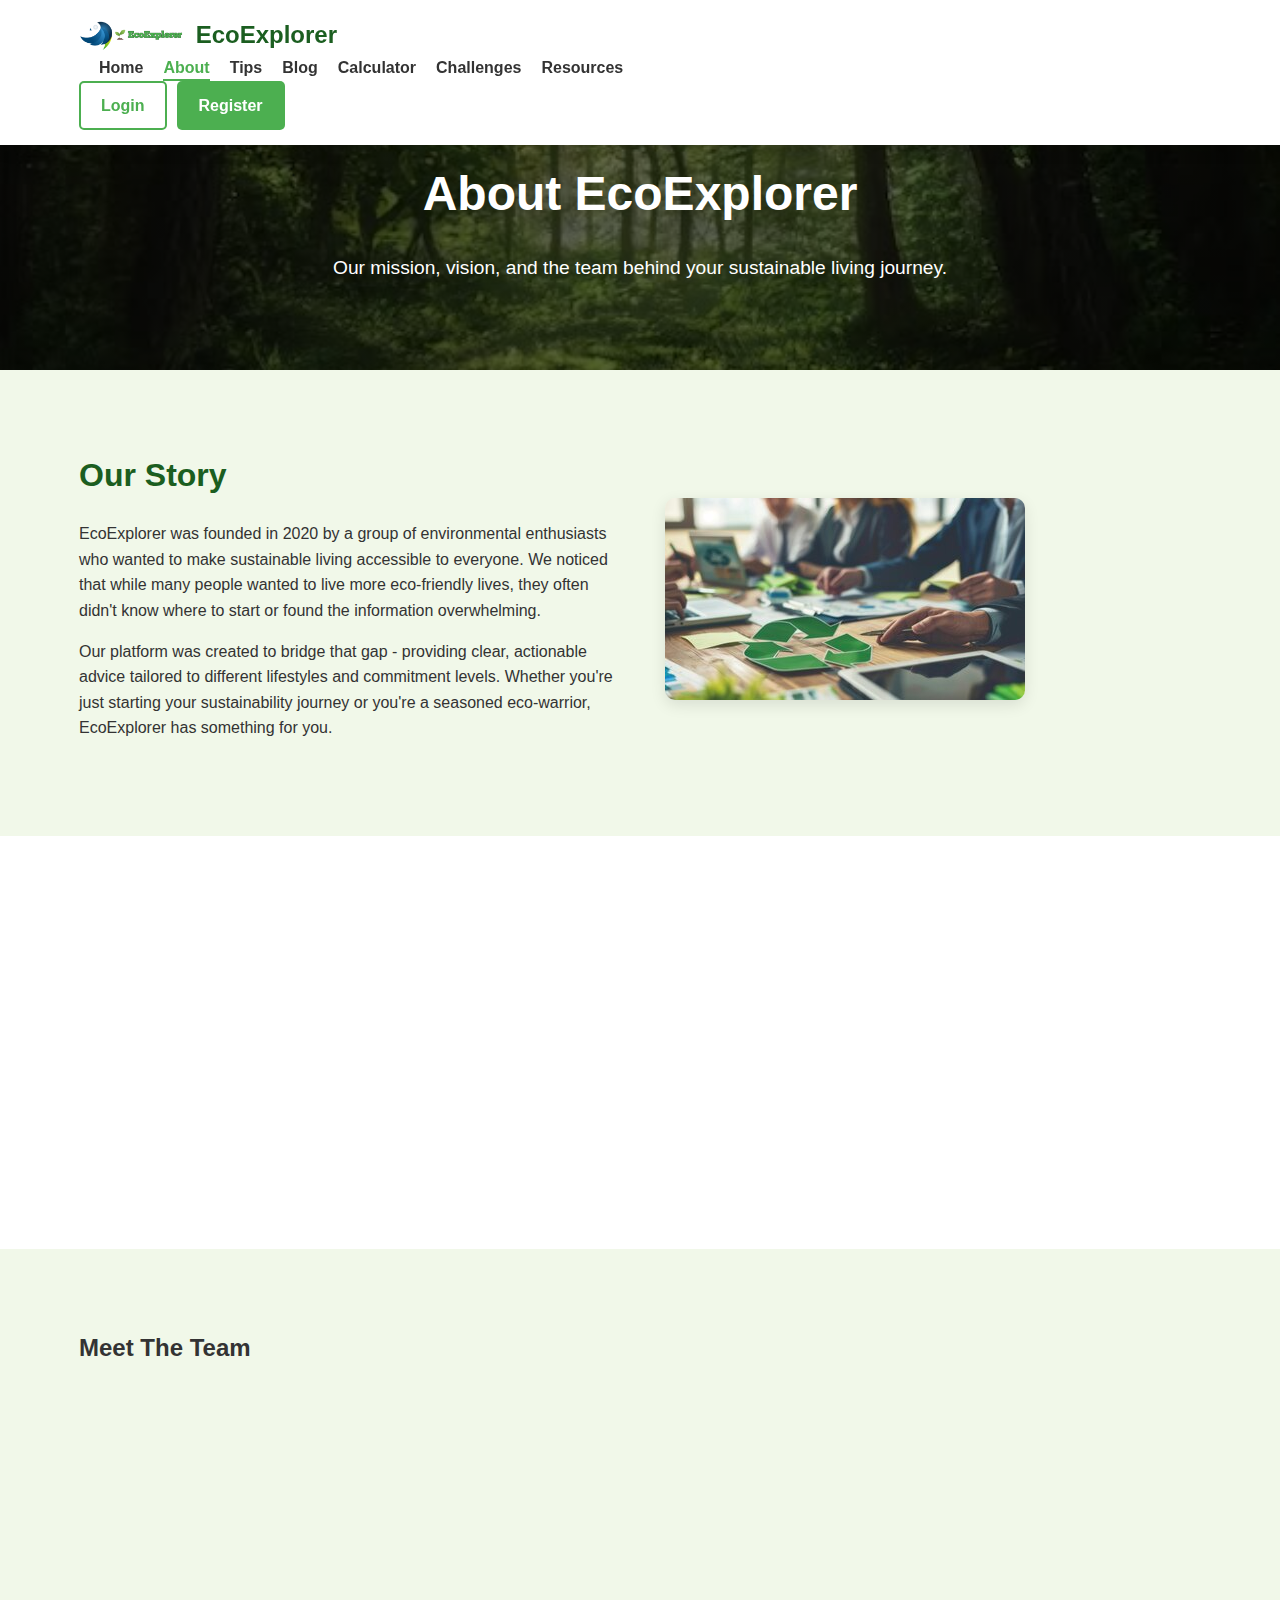
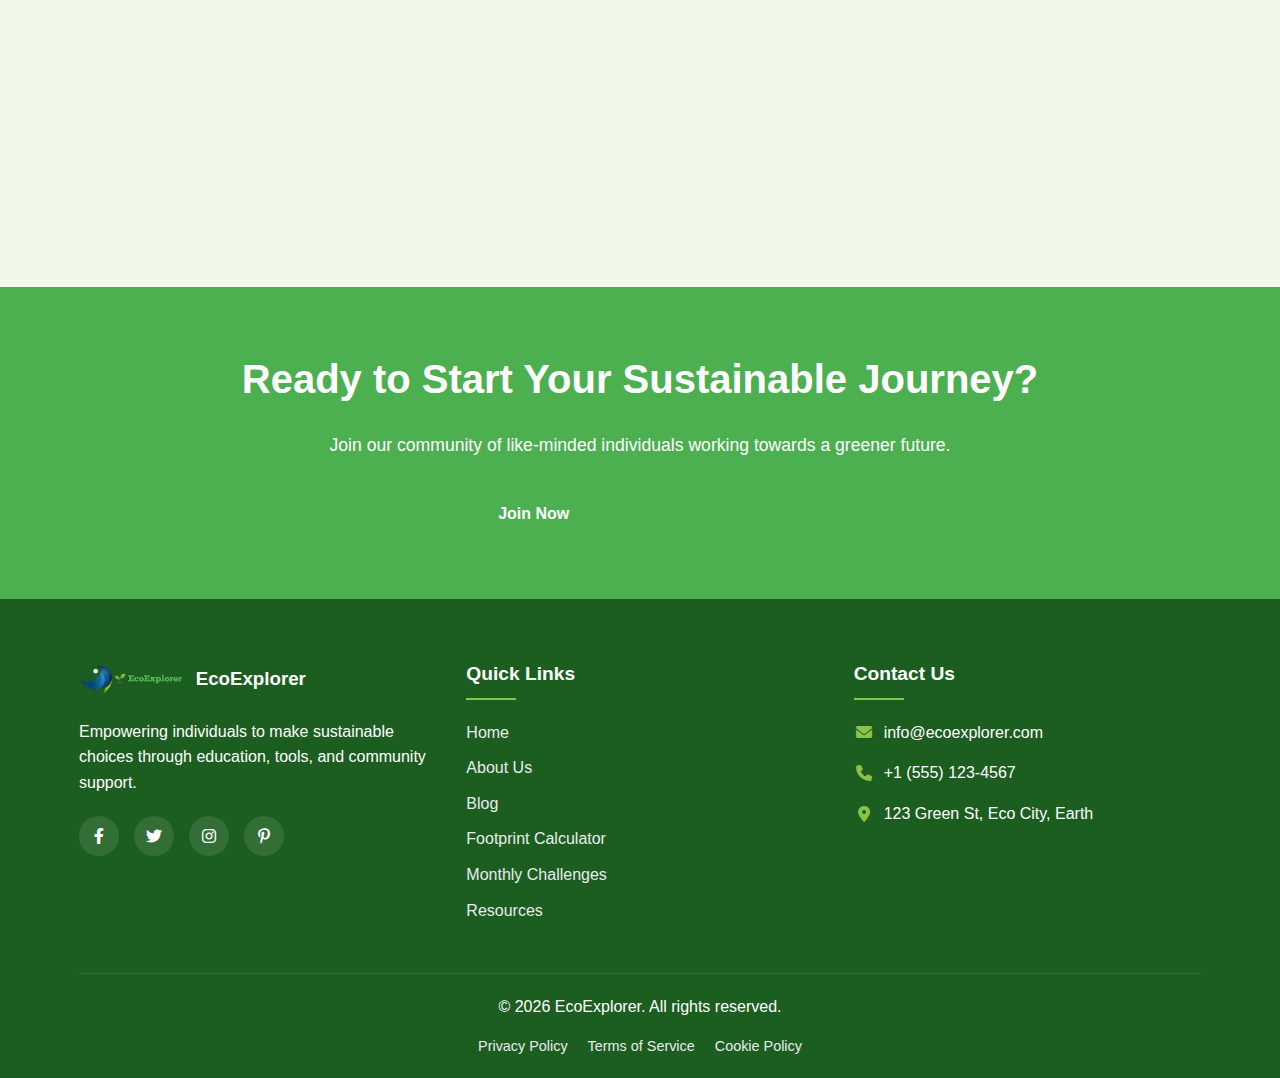
<file: about.html>
<!DOCTYPE html>
<html lang="en">
<head>
    <meta charset="UTF-8">
    <meta name="viewport" content="width=device-width, initial-scale=1.0">
    <title>About Us | EcoExplorer</title>
    <link rel="stylesheet" href="style.css">
    <link rel="stylesheet" href="https://cdnjs.cloudflare.com/ajax/libs/font-awesome/6.0.0-beta3/css/all.min.css">
</head>
<body>
    <header>
        <div class="container">
            <div class="logo">
                <img src="images/logo.png" alt="EcoExplorer Logo">
                <h1>EcoExplorer</h1>
            </div>
            <nav>
                <ul>
                    <li><a href="index.html">Home</a></li>
                    <li><a href="about.html" class="active">About</a></li>
                    <li><a href="tips.html">Tips</a></li>
                    <li><a href="blog.html">Blog</a></li>
                    <li><a href="calculator.html">Calculator</a></li>
                    <li><a href="challenges.html">Challenges</a></li>
                    <li><a href="resources.html">Resources</a></li>
                </ul>
            </nav>
            <div class="auth-buttons">
                <a href="login.html" class="btn btn-outline">Login</a>
                <a href="register.html" class="btn btn-primary">Register</a>
            </div>
            <div class="mobile-menu-btn">
                <i class="fas fa-bars"></i>
            </div>
        </div>
    </header>

    <section class="page-hero">
        <div class="container">
            <h1>About EcoExplorer</h1>
            <p>Our mission, vision, and the team behind your sustainable living journey.</p>
        </div>
    </section>

    <section class="about-section">
        <div class="container">
            <div class="about-grid">
                <div class="about-content">
                    <h2>Our Story</h2>
                    <p>EcoExplorer was founded in 2020 by a group of environmental enthusiasts who wanted to make sustainable living accessible to everyone. We noticed that while many people wanted to live more eco-friendly lives, they often didn't know where to start or found the information overwhelming.</p>
                    <p>Our platform was created to bridge that gap - providing clear, actionable advice tailored to different lifestyles and commitment levels. Whether you're just starting your sustainability journey or you're a seasoned eco-warrior, EcoExplorer has something for you.</p>
                </div>
                <div class="about-image">
                    <img src="images/about1.jpg" alt="Our Team">
                </div>
            </div>
        </div>
    </section>

    <section class="mission-section">
        <div class="container">
            <div class="mission-grid">
                <div class="mission-card">
                    <i class="fas fa-bullseye"></i>
                    <h3>Our Mission</h3>
                    <p>To empower individuals with the knowledge, tools, and community support needed to reduce their environmental impact through sustainable daily choices.</p>
                </div>
                <div class="mission-card">
                    <i class="fas fa-eye"></i>
                    <h3>Our Vision</h3>
                    <p>A world where sustainable living is the norm, not the exception, and where every individual understands their role in protecting our planet.</p>
                </div>
                <div class="mission-card">
                    <i class="fas fa-hand-holding-heart"></i>
                    <h3>Our Values</h3>
                    <p>Accessibility, authenticity, community, continuous learning, and positive impact guide everything we do at EcoExplorer.</p>
                </div>
            </div>
        </div>
    </section>

    <section class="team-section">
        <div class="container">
            <h2>Meet The Team</h2>
            <div class="team-grid">
                <div class="team-member">
                    <img src="images/team1.jpg" alt="Alex Johnson">
                    <h3>Alex Johnson</h3>
                    <p class="position">Founder & CEO</p>
                    <p>Environmental scientist with 10+ years of experience in sustainability consulting.</p>
                </div>
                <div class="team-member">
                    <img src="images/team2.jpg" alt="Samira Khan">
                    <h3>Samira Khan</h3>
                    <p class="position">Content Director</p>
                    <p>Former journalist specializing in environmental reporting and science communication.</p>
                </div>
                <div class="team-member">
                    <img src="images/team3.jpg" alt="Jamie Chen">
                    <h3>Jamie Chen</h3>
                    <p class="position">Community Manager</p>
                    <p>Passionate about building engaged communities around shared sustainability goals.</p>
                </div>
            </div>
        </div>
    </section>

    <section class="cta-section">
        <div class="container">
            <h2>Ready to Start Your Sustainable Journey?</h2>
            <p>Join our community of like-minded individuals working towards a greener future.</p>
            <div class="cta-buttons">
                <a href="register.html" class="btn btn-primary">Join Now</a>
                <a href="challenges.html" class="btn btn-outline">Explore Challenges</a>
            </div>
        </div>
    </section>

    <footer>
        <div class="container">
            <div class="footer-grid">
                <div class="footer-about">
                    <div class="logo">
                        <img src="images/logo.png" alt="EcoExplorer Logo">
                        <h3>EcoExplorer</h3>
                    </div>
                    <p>Empowering individuals to make sustainable choices through education, tools, and community support.</p>
                    <div class="social-icons">
                        <a href="#"><i class="fab fa-facebook-f"></i></a>
                        <a href="#"><i class="fab fa-twitter"></i></a>
                        <a href="#"><i class="fab fa-instagram"></i></a>
                        <a href="#"><i class="fab fa-pinterest-p"></i></a>
                    </div>
                </div>
                <div class="footer-links">
                    <h4>Quick Links</h4>
                    <ul>
                        <li><a href="index.html">Home</a></li>
                        <li><a href="about.html">About Us</a></li>
                        <li><a href="blog.html">Blog</a></li>
                        <li><a href="calculator.html">Footprint Calculator</a></li>
                        <li><a href="challenges.html">Monthly Challenges</a></li>
                        <li><a href="resources.html">Resources</a></li>
                    </ul>
                </div>
                <div class="footer-contact">
                    <h4>Contact Us</h4>
                    <ul>
                        <li><i class="fas fa-envelope"></i> info@ecoexplorer.com</li>
                        <li><i class="fas fa-phone"></i> +1 (555) 123-4567</li>
                        <li><i class="fas fa-map-marker-alt"></i> 123 Green St, Eco City, Earth</li>
                    </ul>
                </div>
            </div>
            <div class="footer-bottom">
                <p>&copy; <span id="current-year"></span> EcoExplorer. All rights reserved.</p>
                <div class="footer-legal">
                    <a href="privacy.html">Privacy Policy</a>
                    <a href="terms.html">Terms of Service</a>
                    <a href="cookies.html">Cookie Policy</a>
                </div>
            </div>
        </div>
    </footer>

    <script src="script.js"></script>
</body>
</html>
</file>
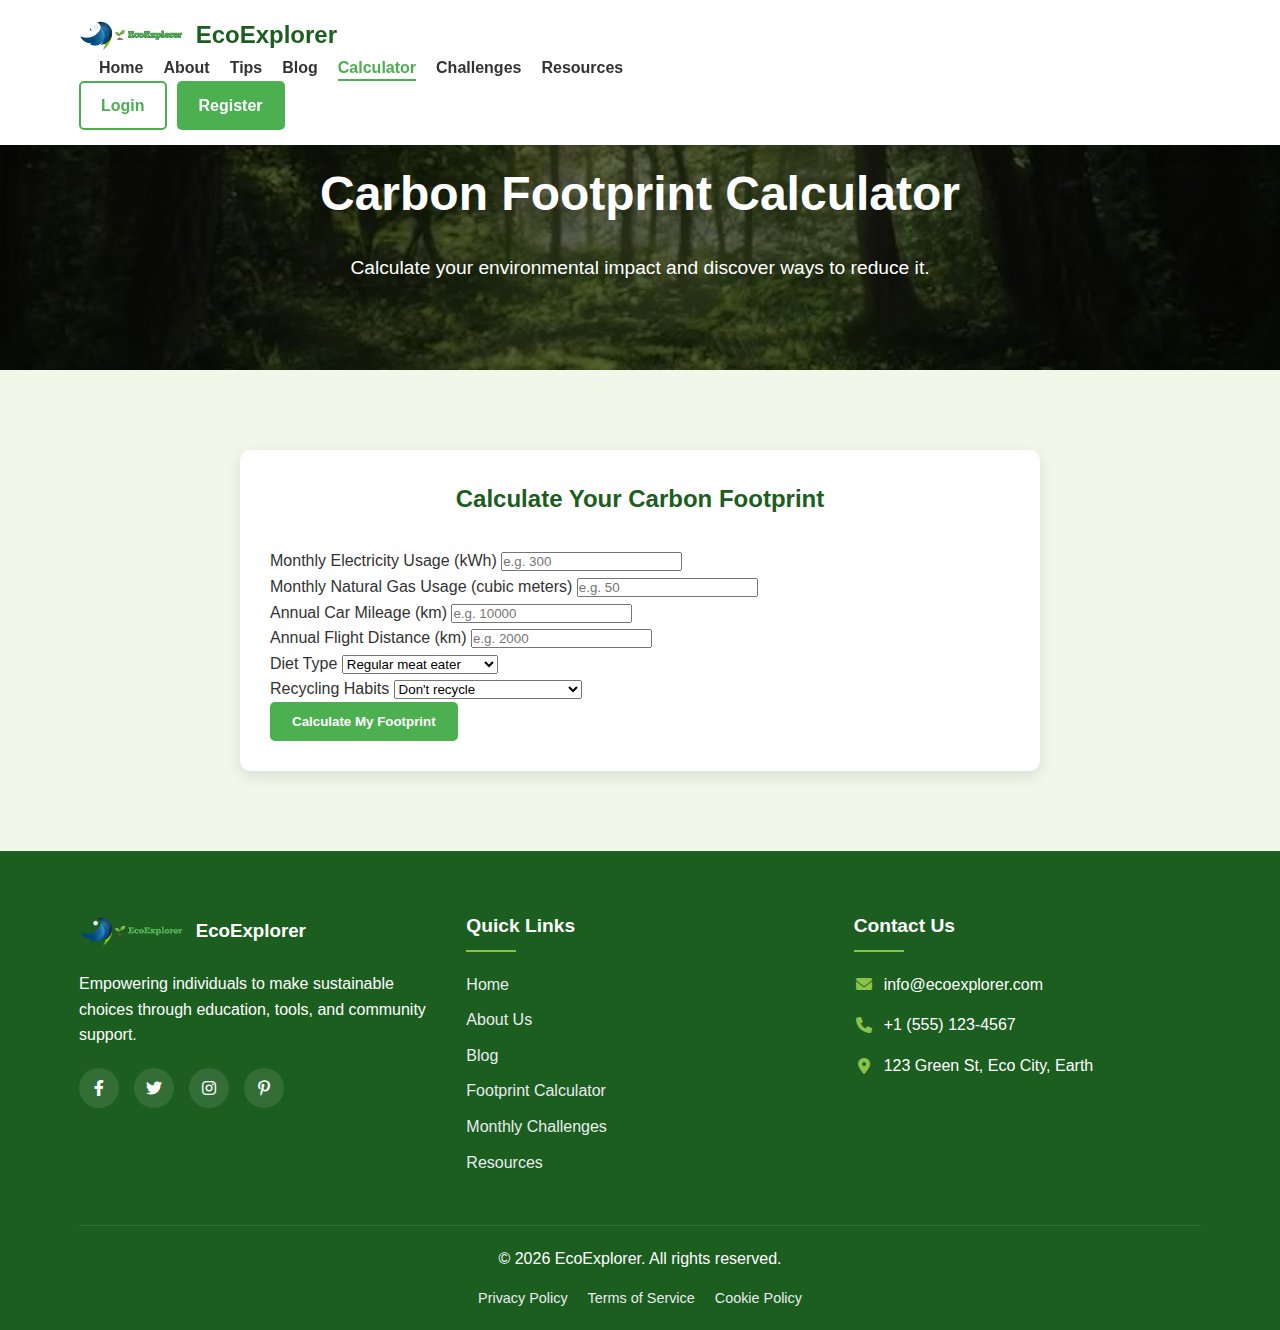
<file: calculator.html>
<!DOCTYPE html>
<html lang="en">
<head>
    <meta charset="UTF-8">
    <meta name="viewport" content="width=device-width, initial-scale=1.0">
    <title>Carbon Footprint Calculator | EcoExplorer</title>
    <link rel="stylesheet" href="style.css">
    <link rel="stylesheet" href="https://cdnjs.cloudflare.com/ajax/libs/font-awesome/6.0.0-beta3/css/all.min.css">
</head>
<body>
    <header>
        <div class="container">
            <div class="logo">
                <img src="images/logo.png" alt="EcoExplorer Logo">
                <h1>EcoExplorer</h1>
            </div>
            <nav>
                <ul>
                    <li><a href="index.html">Home</a></li>
                    <li><a href="about.html">About</a></li>
                    <li><a href="tips.html">Tips</a></li>
                    <li><a href="blog.html">Blog</a></li>
                    <li><a href="calculator.html" class="active">Calculator</a></li>
                    <li><a href="challenges.html">Challenges</a></li>
                    <li><a href="resources.html">Resources</a></li>
                </ul>
            </nav>
            <div class="auth-buttons">
                <a href="login.html" class="btn btn-outline">Login</a>
                <a href="register.html" class="btn btn-primary">Register</a>
            </div>
            <div class="mobile-menu-btn">
                <i class="fas fa-bars"></i>
            </div>
        </div>
    </header>

    <section class="page-hero">
        <div class="container">
            <h1>Carbon Footprint Calculator</h1>
            <p>Calculate your environmental impact and discover ways to reduce it.</p>
        </div>
    </section>

    <section class="calculator-section">
        <div class="container">
            <div class="calculator-container">
                <h2>Calculate Your Carbon Footprint</h2>
                <form id="calculator-form">
                    <div class="form-group">
                        <label for="electricity">Monthly Electricity Usage (kWh)</label>
                        <input type="number" id="electricity" name="electricity" placeholder="e.g. 300">
                    </div>
                    <div class="form-group">
                        <label for="gas">Monthly Natural Gas Usage (cubic meters)</label>
                        <input type="number" id="gas" name="gas" placeholder="e.g. 50">
                    </div>
                    <div class="form-group">
                        <label for="car-mileage">Annual Car Mileage (km)</label>
                        <input type="number" id="car-mileage" name="car-mileage" placeholder="e.g. 10000">
                    </div>
                    <div class="form-group">
                        <label for="flights">Annual Flight Distance (km)</label>
                        <input type="number" id="flights" name="flights" placeholder="e.g. 2000">
                    </div>
                    <div class="form-group">
                        <label for="diet">Diet Type</label>
                        <select id="diet" name="diet">
                            <option value="meat-regular">Regular meat eater</option>
                            <option value="meat-occasional">Occasional meat eater</option>
                            <option value="vegetarian">Vegetarian</option>
                            <option value="vegan">Vegan</option>
                        </select>
                    </div>
                    <div class="form-group">
                        <label for="recycling">Recycling Habits</label>
                        <select id="recycling" name="recycling">
                            <option value="none">Don't recycle</option>
                            <option value="some">Recycle some items</option>
                            <option value="all">Recycle everything possible</option>
                        </select>
                    </div>
                    <button type="submit" class="btn btn-primary">Calculate My Footprint</button>
                </form>

                <div class="results">
                    <h3>Your Carbon Footprint Results</h3>
                    <p>Your estimated annual carbon footprint is: <strong><span id="footprint-result">0</span> kg CO2</strong></p>
                    
                    <div class="progress-container">
                        <div class="progress-bar" style="width: 0%"></div>
                    </div>
                    <p class="progress-text">Your footprint is lower than 50% of households</p>
                    
                    <h4>Tips to Reduce Your Footprint</h4>
                    <ul class="tips-list">
                        <!-- Tips will be dynamically inserted here -->
                    </ul>
                </div>
            </div>
        </div>
    </section>

    <footer>
        <div class="container">
            <div class="footer-grid">
                <div class="footer-about">
                    <div class="logo">
                        <img src="images/logo.png" alt="EcoExplorer Logo">
                        <h3>EcoExplorer</h3>
                    </div>
                    <p>Empowering individuals to make sustainable choices through education, tools, and community support.</p>
                    <div class="social-icons">
                        <a href="#"><i class="fab fa-facebook-f"></i></a>
                        <a href="#"><i class="fab fa-twitter"></i></a>
                        <a href="#"><i class="fab fa-instagram"></i></a>
                        <a href="#"><i class="fab fa-pinterest-p"></i></a>
                    </div>
                </div>
                <div class="footer-links">
                    <h4>Quick Links</h4>
                    <ul>
                        <li><a href="index.html">Home</a></li>
                        <li><a href="about.html">About Us</a></li>
                        <li><a href="blog.html">Blog</a></li>
                        <li><a href="calculator.html">Footprint Calculator</a></li>
                        <li><a href="challenges.html">Monthly Challenges</a></li>
                        <li><a href="resources.html">Resources</a></li>
                    </ul>
                </div>
                <div class="footer-contact">
                    <h4>Contact Us</h4>
                    <ul>
                        <li><i class="fas fa-envelope"></i> info@ecoexplorer.com</li>
                        <li><i class="fas fa-phone"></i> +1 (555) 123-4567</li>
                        <li><i class="fas fa-map-marker-alt"></i> 123 Green St, Eco City, Earth</li>
                    </ul>
                </div>
            </div>
            <div class="footer-bottom">
                <p>&copy; <span id="current-year"></span> EcoExplorer. All rights reserved.</p>
                <div class="footer-legal">
                    <a href="privacy.html">Privacy Policy</a>
                    <a href="terms.html">Terms of Service</a>
                    <a href="cookies.html">Cookie Policy</a>
                </div>
            </div>
        </div>
    </footer>

    <script src="script.js"></script>
</body>
</html>
</file>
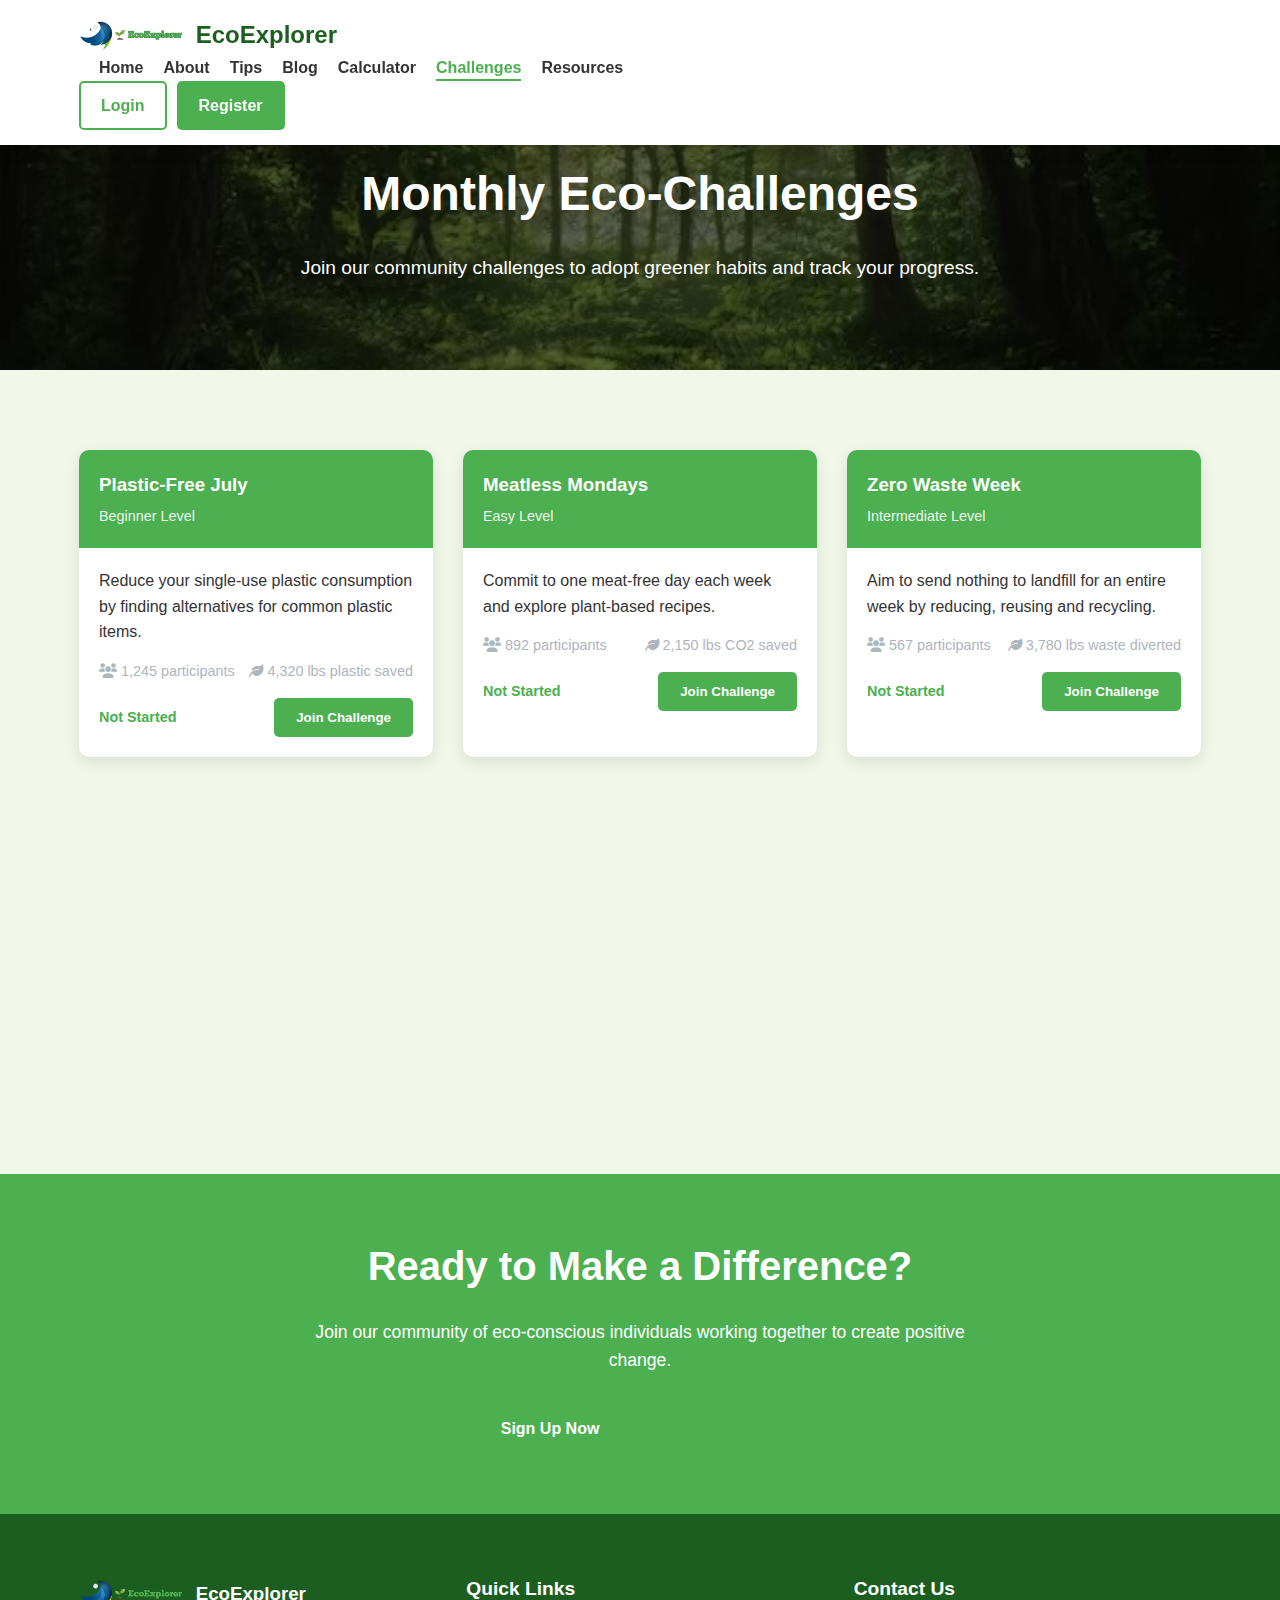
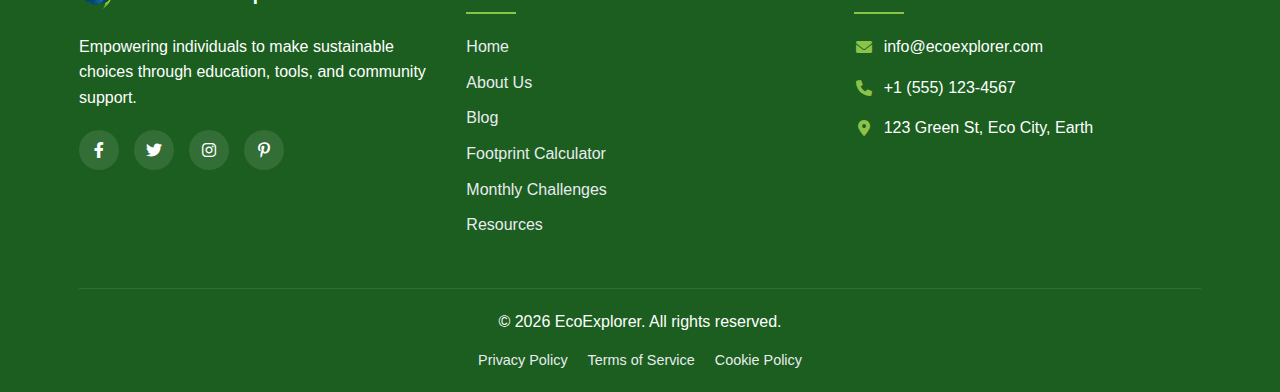
<file: challenges.html>
<!DOCTYPE html>
<html lang="en">
<head>
    <meta charset="UTF-8">
    <meta name="viewport" content="width=device-width, initial-scale=1.0">
    <title>Monthly Challenges | EcoExplorer</title>
    <link rel="stylesheet" href="style.css">
    <link rel="stylesheet" href="https://cdnjs.cloudflare.com/ajax/libs/font-awesome/6.0.0-beta3/css/all.min.css">
</head>
<body>
    <header>
        <div class="container">
            <div class="logo">
                <img src="images/logo.png" alt="EcoExplorer Logo">
                <h1>EcoExplorer</h1>
            </div>
            <nav>
                <ul>
                    <li><a href="index.html">Home</a></li>
                    <li><a href="about.html">About</a></li>
                    <li><a href="tips.html">Tips</a></li>
                    <li><a href="blog.html">Blog</a></li>
                    <li><a href="calculator.html">Calculator</a></li>
                    <li><a href="challenges.html" class="active">Challenges</a></li>
                    <li><a href="resources.html">Resources</a></li>
                </ul>
            </nav>
            <div class="auth-buttons">
                <a href="login.html" class="btn btn-outline">Login</a>
                <a href="register.html" class="btn btn-primary">Register</a>
            </div>
            <div class="mobile-menu-btn">
                <i class="fas fa-bars"></i>
            </div>
        </div>
    </header>

    <section class="page-hero">
        <div class="container">
            <h1>Monthly Eco-Challenges</h1>
            <p>Join our community challenges to adopt greener habits and track your progress.</p>
        </div>
    </section>

    <section class="challenges-section">
        <div class="container">
            <div class="challenges-grid">
                <div class="challenge-card">
                    <div class="challenge-header">
                        <h3>Plastic-Free July</h3>
                        <p class="challenge-difficulty">Beginner Level</p>
                    </div>
                    <div class="challenge-body">
                        <p class="challenge-description">Reduce your single-use plastic consumption by finding alternatives for common plastic items.</p>
                        <div class="challenge-stats">
                            <span><i class="fas fa-users"></i> 1,245 participants</span>
                            <span><i class="fas fa-leaf"></i> 4,320 lbs plastic saved</span>
                        </div>
                        <div class="challenge-actions">
                            <span class="progress-text">Not Started</span>
                            <button class="btn btn-primary challenge-toggle">Join Challenge</button>
                        </div>
                    </div>
                </div>
                <div class="challenge-card">
                    <div class="challenge-header">
                        <h3>Meatless Mondays</h3>
                        <p class="challenge-difficulty">Easy Level</p>
                    </div>
                    <div class="challenge-body">
                        <p class="challenge-description">Commit to one meat-free day each week and explore plant-based recipes.</p>
                        <div class="challenge-stats">
                            <span><i class="fas fa-users"></i> 892 participants</span>
                            <span><i class="fas fa-leaf"></i> 2,150 lbs CO2 saved</span>
                        </div>
                        <div class="challenge-actions">
                            <span class="progress-text">Not Started</span>
                            <button class="btn btn-primary challenge-toggle">Join Challenge</button>
                        </div>
                    </div>
                </div>
                <div class="challenge-card">
                    <div class="challenge-header">
                        <h3>Zero Waste Week</h3>
                        <p class="challenge-difficulty">Intermediate Level</p>
                    </div>
                    <div class="challenge-body">
                        <p class="challenge-description">Aim to send nothing to landfill for an entire week by reducing, reusing and recycling.</p>
                        <div class="challenge-stats">
                            <span><i class="fas fa-users"></i> 567 participants</span>
                            <span><i class="fas fa-leaf"></i> 3,780 lbs waste diverted</span>
                        </div>
                        <div class="challenge-actions">
                            <span class="progress-text">Not Started</span>
                            <button class="btn btn-primary challenge-toggle">Join Challenge</button>
                        </div>
                    </div>
                </div>
                <div class="challenge-card">
                    <div class="challenge-header">
                        <h3>Energy Saving Month</h3>
                        <p class="challenge-difficulty">Advanced Level</p>
                    </div>
                    <div class="challenge-body">
                        <p class="challenge-description">Reduce your household energy consumption by 20% through various efficiency measures.</p>
                        <div class="challenge-stats">
                            <span><i class="fas fa-users"></i> 423 participants</span>
                            <span><i class="fas fa-leaf"></i> 15,600 kWh saved</span>
                        </div>
                        <div class="challenge-actions">
                            <span class="progress-text">Not Started</span>
                            <button class="btn btn-primary challenge-toggle">Join Challenge</button>
                        </div>
                    </div>
                </div>
                <div class="challenge-card">
                    <div class="challenge-header">
                        <h3>Car-Free Challenge</h3>
                        <p class="challenge-difficulty">Expert Level</p>
                    </div>
                    <div class="challenge-body">
                        <p class="challenge-description">Go without a personal vehicle for two weeks using alternative transportation methods.</p>
                        <div class="challenge-stats">
                            <span><i class="fas fa-users"></i> 198 participants</span>
                            <span><i class="fas fa-leaf"></i> 8,900 miles not driven</span>
                        </div>
                        <div class="challenge-actions">
                            <span class="progress-text">Not Started</span>
                            <button class="btn btn-primary challenge-toggle">Join Challenge</button>
                        </div>
                    </div>
                </div>
                <div class="challenge-card">
                    <div class="challenge-header">
                        <h3>Sustainable Shopping Challenge</h3>
                        <p class="challenge-difficulty">Intermediate Level</p>
                    </div>
                    <div class="challenge-body">
                        <p class="challenge-description">Purchase only secondhand or sustainably produced items for one month.</p>
                        <div class="challenge-stats">
                            <span><i class="fas fa-users"></i> 312 participants</span>
                            <span><i class="fas fa-leaf"></i> 1,450 new items avoided</span>
                        </div>
                        <div class="challenge-actions">
                            <span class="progress-text">Not Started</span>
                            <button class="btn btn-primary challenge-toggle">Join Challenge</button>
                        </div>
                    </div>
                </div>
            </div>
        </div>
    </section>

    <section class="cta-section">
        <div class="container">
            <h2>Ready to Make a Difference?</h2>
            <p>Join our community of eco-conscious individuals working together to create positive change.</p>
            <div class="cta-buttons">
                <a href="register.html" class="btn btn-primary">Sign Up Now</a>
                <a href="tips.html" class="btn btn-outline">View More Tips</a>
            </div>
        </div>
    </section>

    <footer>
        <div class="container">
            <div class="footer-grid">
                <div class="footer-about">
                    <div class="logo">
                        <img src="images/logo.png" alt="EcoExplorer Logo">
                        <h3>EcoExplorer</h3>
                    </div>
                    <p>Empowering individuals to make sustainable choices through education, tools, and community support.</p>
                    <div class="social-icons">
                        <a href="#"><i class="fab fa-facebook-f"></i></a>
                        <a href="#"><i class="fab fa-twitter"></i></a>
                        <a href="#"><i class="fab fa-instagram"></i></a>
                        <a href="#"><i class="fab fa-pinterest-p"></i></a>
                    </div>
                </div>
                <div class="footer-links">
                    <h4>Quick Links</h4>
                    <ul>
                        <li><a href="index.html">Home</a></li>
                        <li><a href="about.html">About Us</a></li>
                        <li><a href="blog.html">Blog</a></li>
                        <li><a href="calculator.html">Footprint Calculator</a></li>
                        <li><a href="challenges.html">Monthly Challenges</a></li>
                        <li><a href="resources.html">Resources</a></li>
                    </ul>
                </div>
                <div class="footer-contact">
                    <h4>Contact Us</h4>
                    <ul>
                        <li><i class="fas fa-envelope"></i> info@ecoexplorer.com</li>
                        <li><i class="fas fa-phone"></i> +1 (555) 123-4567</li>
                        <li><i class="fas fa-map-marker-alt"></i> 123 Green St, Eco City, Earth</li>
                    </ul>
                </div>
            </div>
            <div class="footer-bottom">
                <p>&copy; <span id="current-year"></span> EcoExplorer. All rights reserved.</p>
                <div class="footer-legal">
                    <a href="privacy.html">Privacy Policy</a>
                    <a href="terms.html">Terms of Service</a>
                    <a href="cookies.html">Cookie Policy</a>
                </div>
            </div>
        </div>
    </footer>

    <script src="script.js"></script>
</body>
</html>
</file>
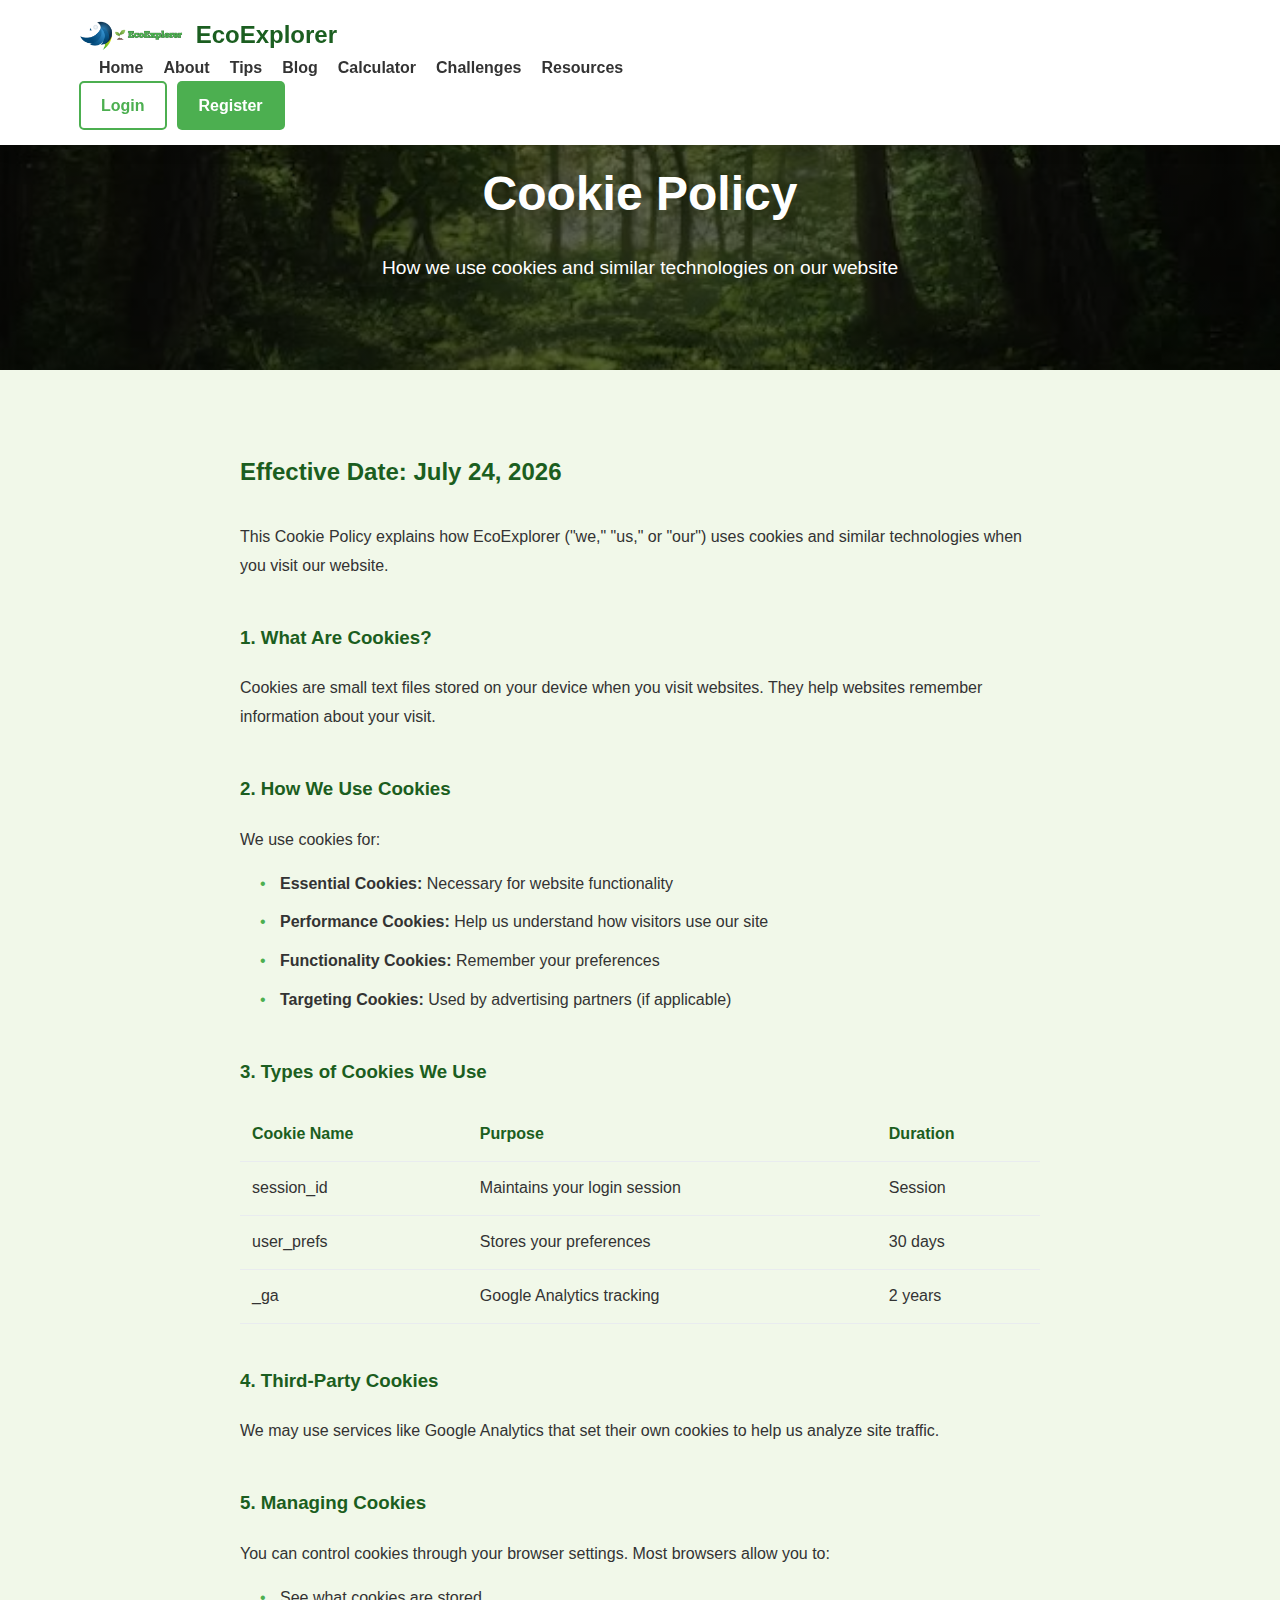
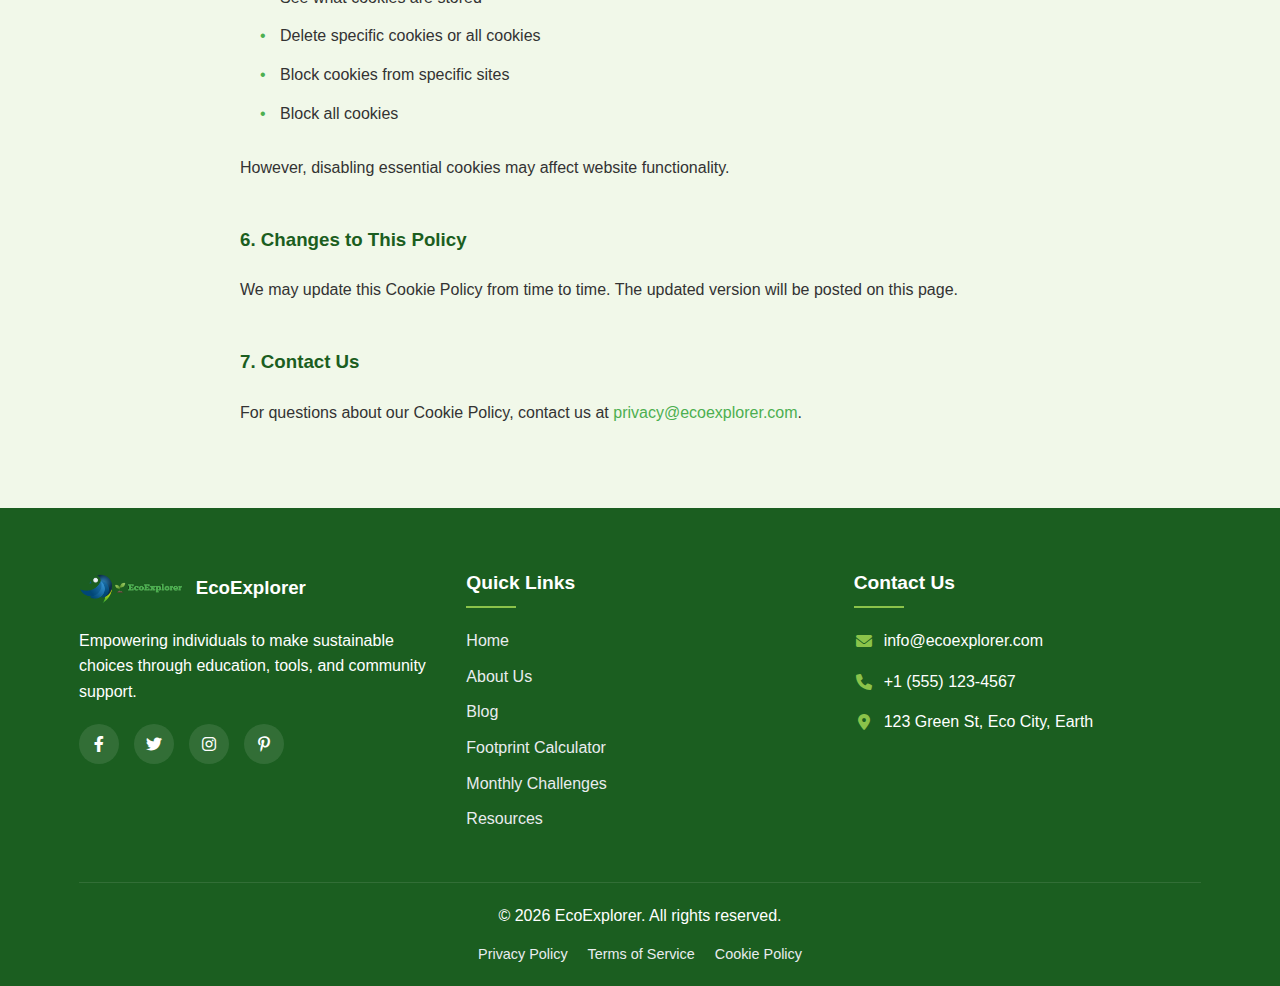
<file: cookies.html>
<!DOCTYPE html>
<html lang="en">
<head>
    <meta charset="UTF-8">
    <meta name="viewport" content="width=device-width, initial-scale=1.0">
    <title>Cookie Policy | EcoExplorer</title>
    <link rel="stylesheet" href="style.css">
    <link rel="stylesheet" href="https://cdnjs.cloudflare.com/ajax/libs/font-awesome/6.0.0-beta3/css/all.min.css">
</head>
<body>
    <header>
        <div class="container">
            <div class="logo">
                <img src="images/logo.png" alt="EcoExplorer Logo">
                <h1>EcoExplorer</h1>
            </div>
            <nav>
                <ul>
                    <li><a href="index.html">Home</a></li>
                    <li><a href="about.html">About</a></li>
                    <li><a href="tips.html">Tips</a></li>
                    <li><a href="blog.html">Blog</a></li>
                    <li><a href="calculator.html">Calculator</a></li>
                    <li><a href="challenges.html">Challenges</a></li>
                    <li><a href="resources.html">Resources</a></li>
                </ul>
            </nav>
            <div class="auth-buttons">
                <a href="login.html" class="btn btn-outline">Login</a>
                <a href="register.html" class="btn btn-primary">Register</a>
            </div>
            <div class="mobile-menu-btn">
                <i class="fas fa-bars"></i>
            </div>
        </div>
    </header>

    <section class="page-hero">
        <div class="container">
            <h1>Cookie Policy</h1>
            <p>How we use cookies and similar technologies on our website</p>
        </div>
    </section>

    <section class="legal-section">
        <div class="container">
            <div class="legal-content">
                <h2>Effective Date: <span id="current-date"></span></h2>
                
                <p>This Cookie Policy explains how EcoExplorer ("we," "us," or "our") uses cookies and similar technologies when you visit our website.</p>
                
                <h3>1. What Are Cookies?</h3>
                <p>Cookies are small text files stored on your device when you visit websites. They help websites remember information about your visit.</p>
                
                <h3>2. How We Use Cookies</h3>
                <p>We use cookies for:</p>
                <ul>
                    <li><strong>Essential Cookies:</strong> Necessary for website functionality</li>
                    <li><strong>Performance Cookies:</strong> Help us understand how visitors use our site</li>
                    <li><strong>Functionality Cookies:</strong> Remember your preferences</li>
                    <li><strong>Targeting Cookies:</strong> Used by advertising partners (if applicable)</li>
                </ul>
                
                <h3>3. Types of Cookies We Use</h3>
                <table class="cookie-table">
                    <thead>
                        <tr>
                            <th>Cookie Name</th>
                            <th>Purpose</th>
                            <th>Duration</th>
                        </tr>
                    </thead>
                    <tbody>
                        <tr>
                            <td>session_id</td>
                            <td>Maintains your login session</td>
                            <td>Session</td>
                        </tr>
                        <tr>
                            <td>user_prefs</td>
                            <td>Stores your preferences</td>
                            <td>30 days</td>
                        </tr>
                        <tr>
                            <td>_ga</td>
                            <td>Google Analytics tracking</td>
                            <td>2 years</td>
                        </tr>
                    </tbody>
                </table>
                
                <h3>4. Third-Party Cookies</h3>
                <p>We may use services like Google Analytics that set their own cookies to help us analyze site traffic.</p>
                
                <h3>5. Managing Cookies</h3>
                <p>You can control cookies through your browser settings. Most browsers allow you to:</p>
                <ul>
                    <li>See what cookies are stored</li>
                    <li>Delete specific cookies or all cookies</li>
                    <li>Block cookies from specific sites</li>
                    <li>Block all cookies</li>
                </ul>
                <p>However, disabling essential cookies may affect website functionality.</p>
                
                <h3>6. Changes to This Policy</h3>
                <p>We may update this Cookie Policy from time to time. The updated version will be posted on this page.</p>
                
                <h3>7. Contact Us</h3>
                <p>For questions about our Cookie Policy, contact us at <a href="mailto:privacy@ecoexplorer.com">privacy@ecoexplorer.com</a>.</p>
            </div>
        </div>
    </section>

    <footer>
        <div class="container">
            <div class="footer-grid">
                <div class="footer-about">
                    <div class="logo">
                        <img src="images/logo.png" alt="EcoExplorer Logo">
                        <h3>EcoExplorer</h3>
                    </div>
                    <p>Empowering individuals to make sustainable choices through education, tools, and community support.</p>
                    <div class="social-icons">
                        <a href="#"><i class="fab fa-facebook-f"></i></a>
                        <a href="#"><i class="fab fa-twitter"></i></a>
                        <a href="#"><i class="fab fa-instagram"></i></a>
                        <a href="#"><i class="fab fa-pinterest-p"></i></a>
                    </div>
                </div>
                <div class="footer-links">
                    <h4>Quick Links</h4>
                    <ul>
                        <li><a href="index.html">Home</a></li>
                        <li><a href="about.html">About Us</a></li>
                        <li><a href="blog.html">Blog</a></li>
                        <li><a href="calculator.html">Footprint Calculator</a></li>
                        <li><a href="challenges.html">Monthly Challenges</a></li>
                        <li><a href="resources.html">Resources</a></li>
                    </ul>
                </div>
                <div class="footer-contact">
                    <h4>Contact Us</h4>
                    <ul>
                        <li><i class="fas fa-envelope"></i> info@ecoexplorer.com</li>
                        <li><i class="fas fa-phone"></i> +1 (555) 123-4567</li>
                        <li><i class="fas fa-map-marker-alt"></i> 123 Green St, Eco City, Earth</li>
                    </ul>
                </div>
            </div>
            <div class="footer-bottom">
                <p>&copy; <span id="current-year"></span> EcoExplorer. All rights reserved.</p>
                <div class="footer-legal">
                    <a href="privacy.html">Privacy Policy</a>
                    <a href="terms.html">Terms of Service</a>
                    <a href="cookies.html">Cookie Policy</a>
                </div>
            </div>
        </div>
    </footer>

    <script src="script.js"></script>
    <script>
        // Set current date in cookie policy
        document.getElementById('current-date').textContent = new Date().toLocaleDateString('en-US', {
            year: 'numeric', 
            month: 'long', 
            day: 'numeric'
        });
    </script>
</body>
</html>
</file>
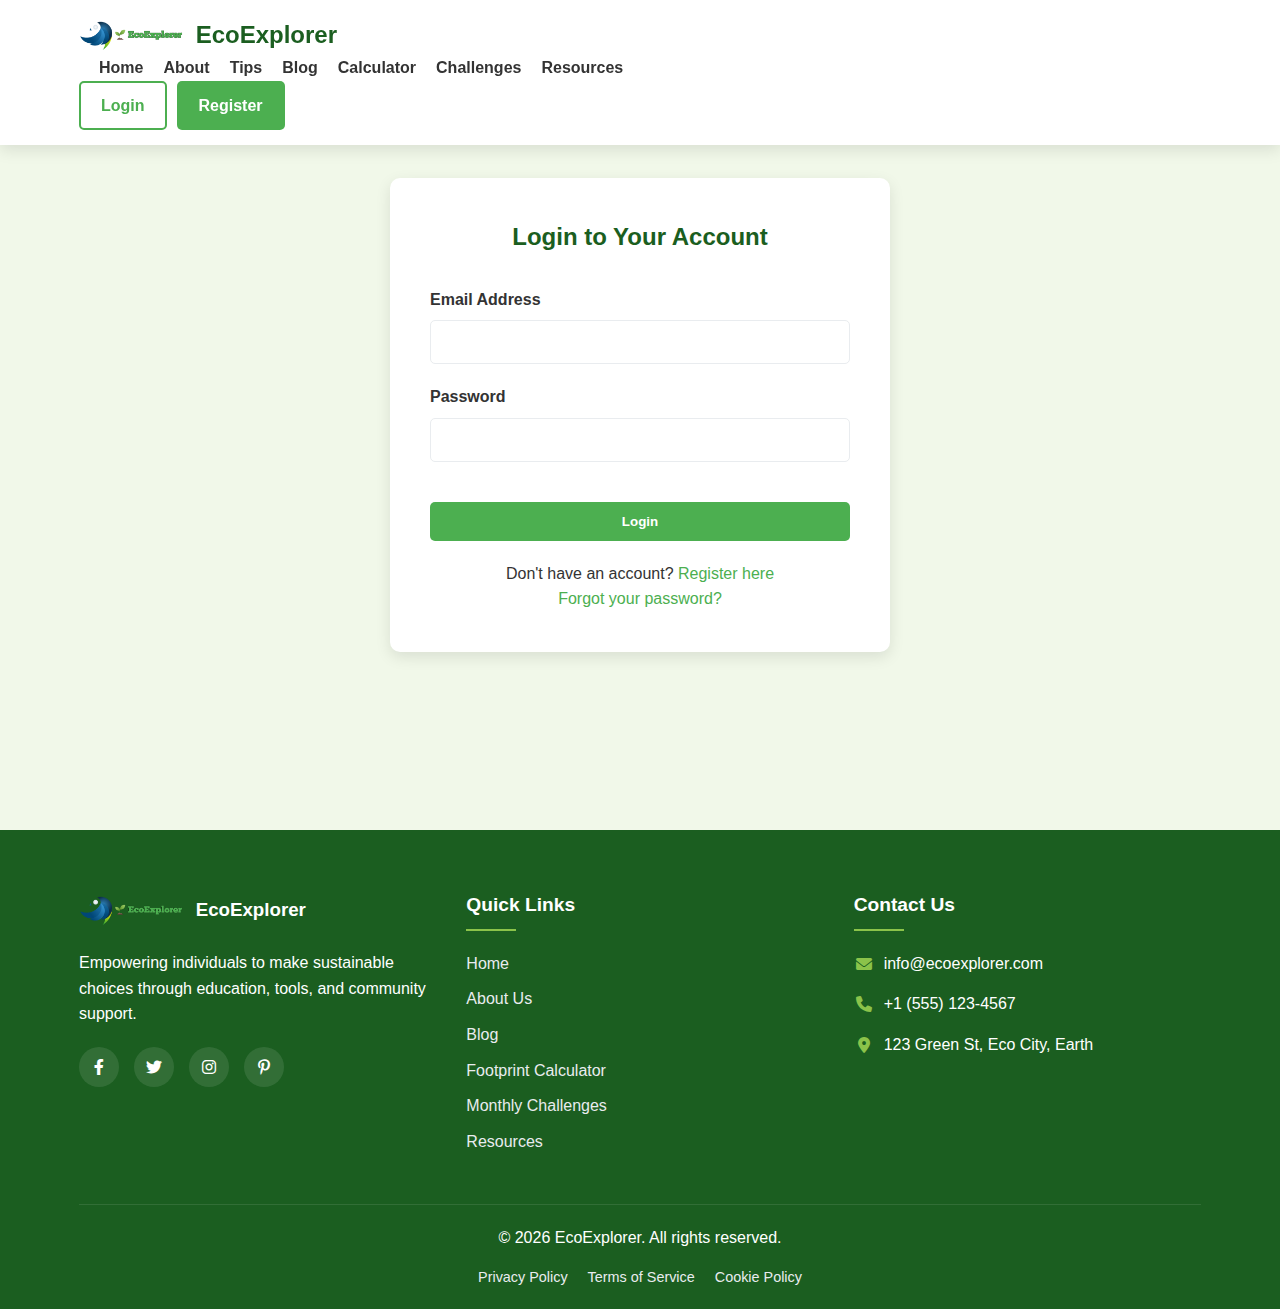
<file: login.html>
<!DOCTYPE html>
<html lang="en">
<head>
    <meta charset="UTF-8">
    <meta name="viewport" content="width=device-width, initial-scale=1.0">
    <title>Login | EcoExplorer</title>
    <link rel="stylesheet" href="style.css">
    <link rel="stylesheet" href="https://cdnjs.cloudflare.com/ajax/libs/font-awesome/6.0.0-beta3/css/all.min.css">
</head>
<body>
    <header>
        <div class="container">
            <div class="logo">
                <img src="images/logo.png" alt="EcoExplorer Logo">
                <h1>EcoExplorer</h1>
            </div>
            <nav>
                <ul>
                    <li><a href="index.html">Home</a></li>
                    <li><a href="about.html">About</a></li>
                    <li><a href="tips.html">Tips</a></li>
                    <li><a href="blog.html">Blog</a></li>
                    <li><a href="calculator.html">Calculator</a></li>
                    <li><a href="challenges.html">Challenges</a></li>
                    <li><a href="resources.html">Resources</a></li>
                </ul>
            </nav>
            <div class="auth-buttons">
                <a href="login.html" class="btn btn-outline active">Login</a>
                <a href="register.html" class="btn btn-primary">Register</a>
            </div>
            <div class="mobile-menu-btn">
                <i class="fas fa-bars"></i>
            </div>
        </div>
    </header>

    <section class="auth-section">
        <div class="container">
            <div class="auth-container">
                <h2>Login to Your Account</h2>
                <form class="auth-form">
                    <div class="form-group">
                        <label for="login-email">Email Address</label>
                        <input type="email" id="login-email" required>
                    </div>
                    <div class="form-group">
                        <label for="login-password">Password</label>
                        <input type="password" id="login-password" required>
                    </div>
                    <button type="submit" class="btn btn-primary">Login</button>
                </form>
                <div class="auth-alt">
                    <p>Don't have an account? <a href="register.html">Register here</a></p>
                    <p><a href="#">Forgot your password?</a></p>
                </div>
            </div>
        </div>
    </section>

    <footer>
        <div class="container">
            <div class="footer-grid">
                <div class="footer-about">
                    <div class="logo">
                        <img src="images/logo.png" alt="EcoExplorer Logo">
                        <h3>EcoExplorer</h3>
                    </div>
                    <p>Empowering individuals to make sustainable choices through education, tools, and community support.</p>
                    <div class="social-icons">
                        <a href="#"><i class="fab fa-facebook-f"></i></a>
                        <a href="#"><i class="fab fa-twitter"></i></a>
                        <a href="#"><i class="fab fa-instagram"></i></a>
                        <a href="#"><i class="fab fa-pinterest-p"></i></a>
                    </div>
                </div>
                <div class="footer-links">
                    <h4>Quick Links</h4>
                    <ul>
                        <li><a href="index.html">Home</a></li>
                        <li><a href="about.html">About Us</a></li>
                        <li><a href="blog.html">Blog</a></li>
                        <li><a href="calculator.html">Footprint Calculator</a></li>
                        <li><a href="challenges.html">Monthly Challenges</a></li>
                        <li><a href="resources.html">Resources</a></li>
                    </ul>
                </div>
                <div class="footer-contact">
                    <h4>Contact Us</h4>
                    <ul>
                        <li><i class="fas fa-envelope"></i> info@ecoexplorer.com</li>
                        <li><i class="fas fa-phone"></i> +1 (555) 123-4567</li>
                        <li><i class="fas fa-map-marker-alt"></i> 123 Green St, Eco City, Earth</li>
                    </ul>
                </div>
            </div>
            <div class="footer-bottom">
                <p>&copy; <span id="current-year"></span> EcoExplorer. All rights reserved.</p>
                <div class="footer-legal">
                    <a href="privacy.html">Privacy Policy</a>
                    <a href="terms.html">Terms of Service</a>
                    <a href="cookies.html">Cookie Policy</a>
                </div>
            </div>
        </div>
    </footer>

    <script src="script.js"></script>
</body>
</html>
</file>
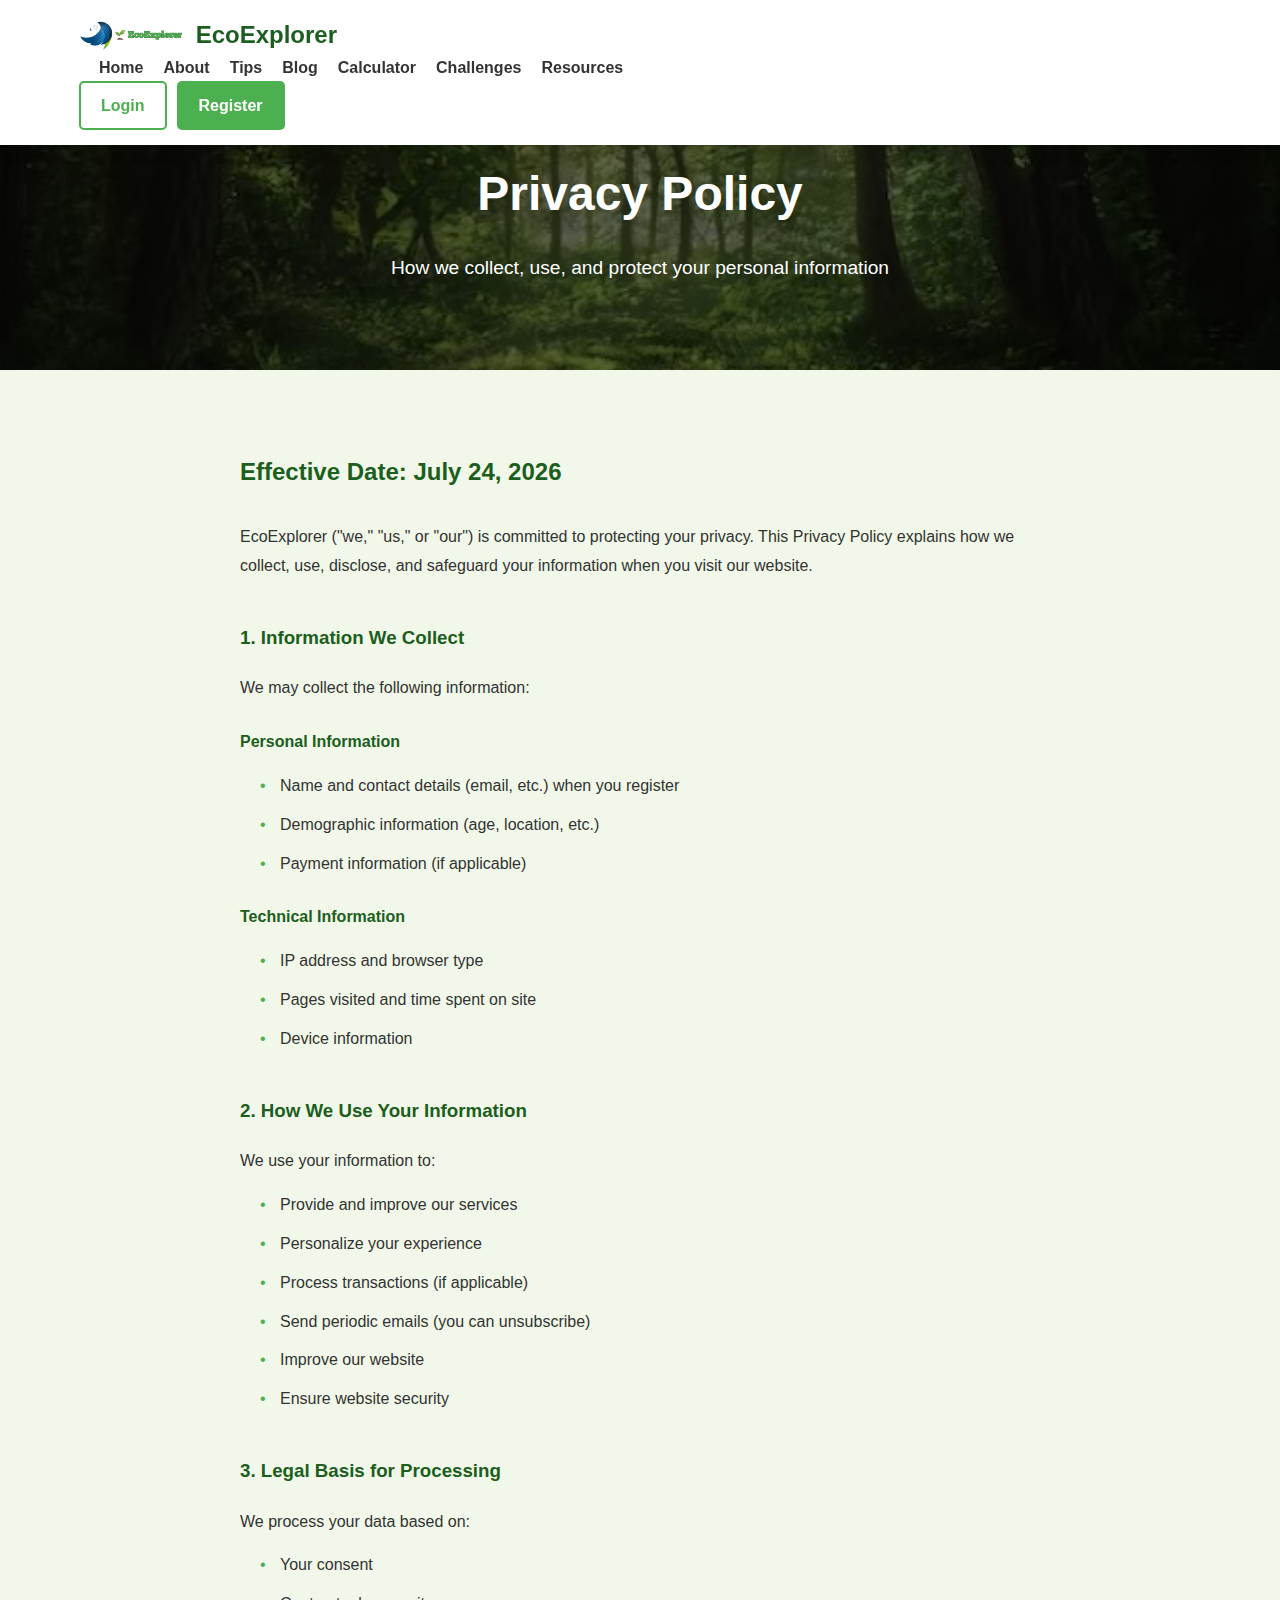
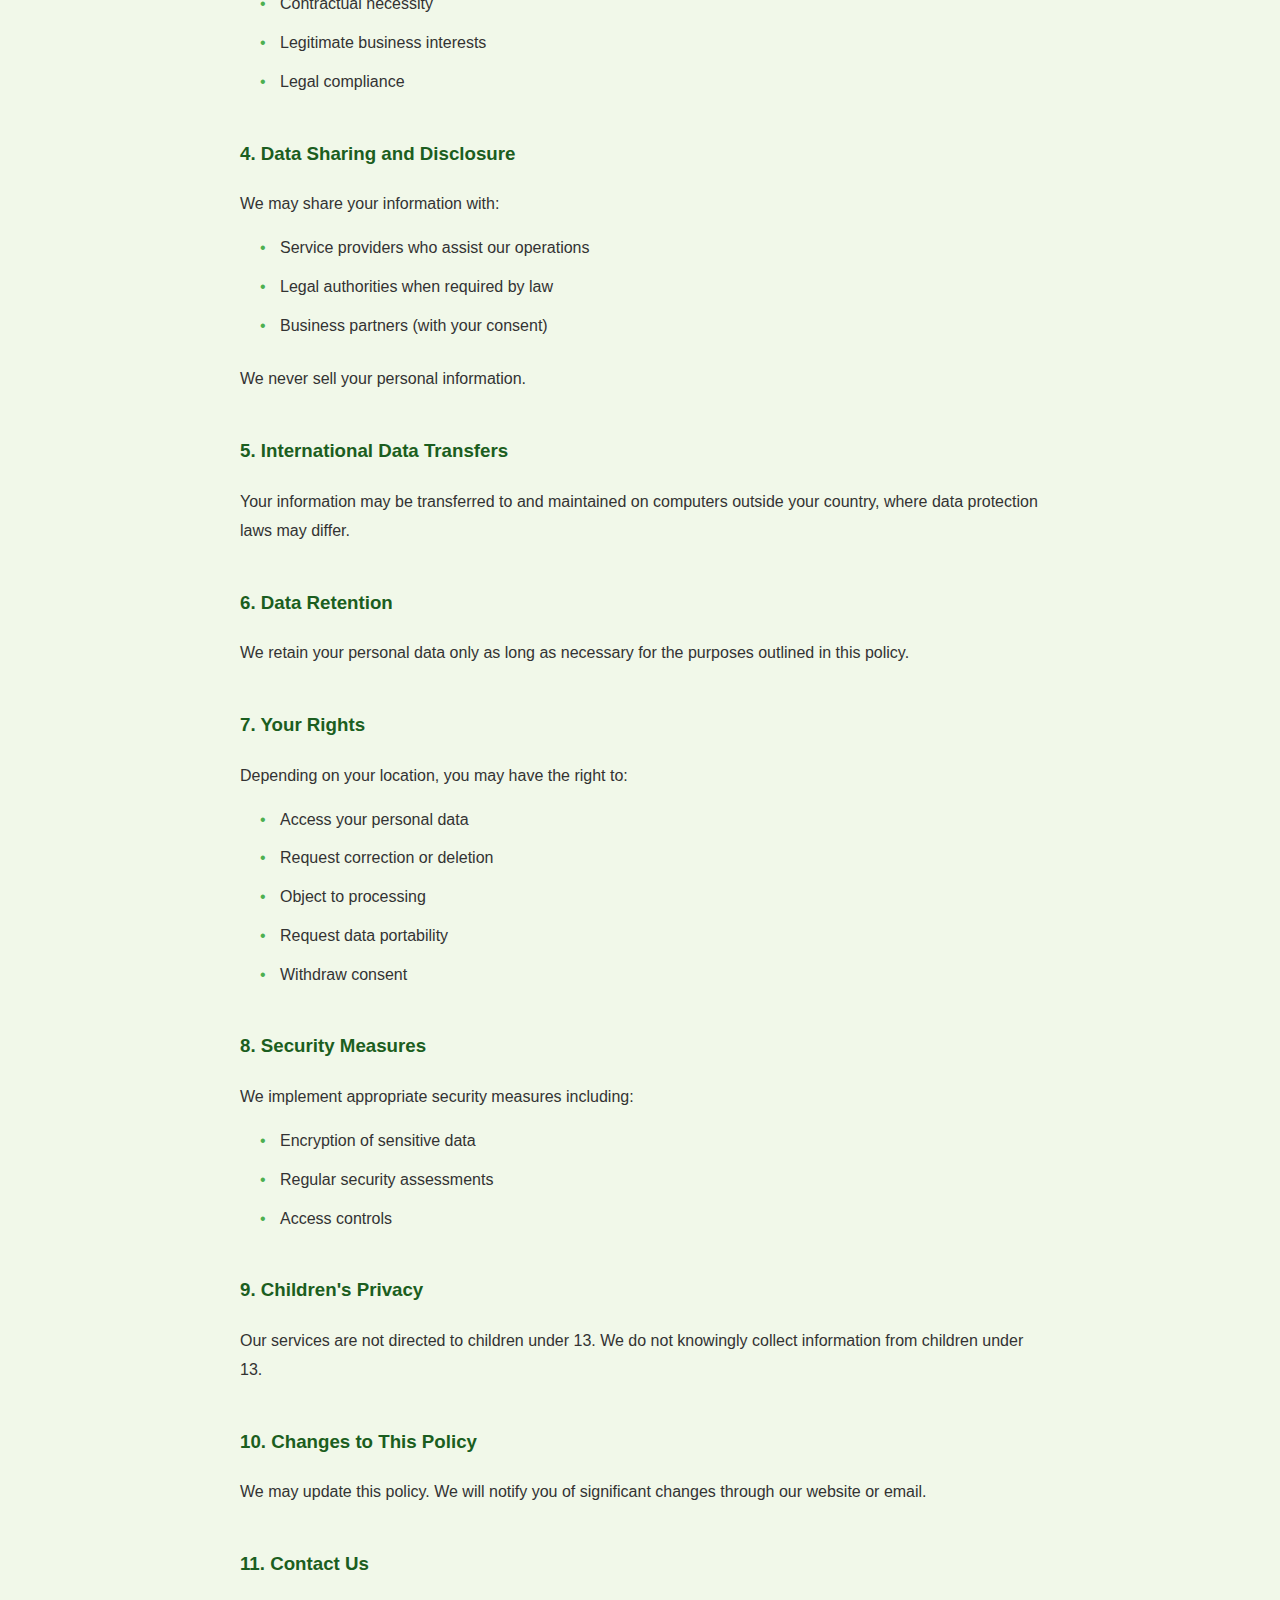
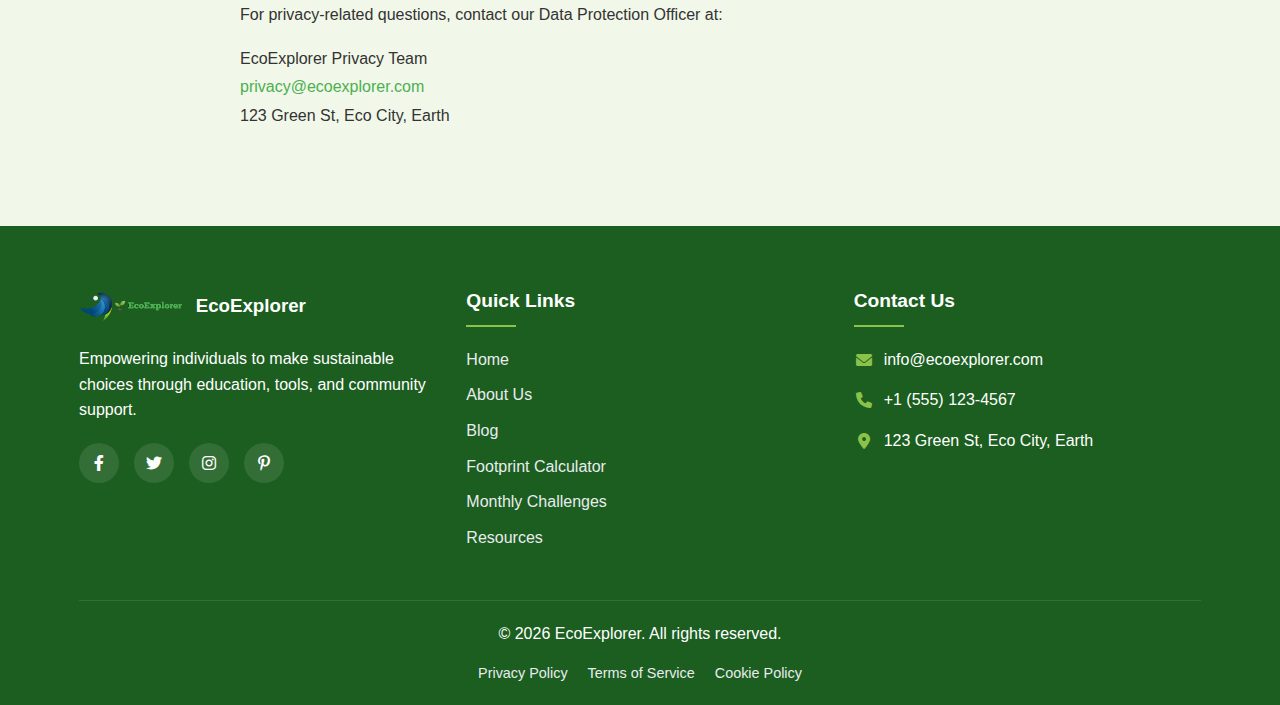
<file: privacy.html>
<!DOCTYPE html>
<html lang="en">
<head>
    <meta charset="UTF-8">
    <meta name="viewport" content="width=device-width, initial-scale=1.0">
    <title>Privacy Policy | EcoExplorer</title>
    <link rel="stylesheet" href="style.css">
    <link rel="stylesheet" href="https://cdnjs.cloudflare.com/ajax/libs/font-awesome/6.0.0-beta3/css/all.min.css">
</head>
<body>
    <header>
        <div class="container">
            <div class="logo">
                <img src="images/logo.png" alt="EcoExplorer Logo">
                <h1>EcoExplorer</h1>
            </div>
            <nav>
                <ul>
                    <li><a href="index.html">Home</a></li>
                    <li><a href="about.html">About</a></li>
                    <li><a href="tips.html">Tips</a></li>
                    <li><a href="blog.html">Blog</a></li>
                    <li><a href="calculator.html">Calculator</a></li>
                    <li><a href="challenges.html">Challenges</a></li>
                    <li><a href="resources.html">Resources</a></li>
                </ul>
            </nav>
            <div class="auth-buttons">
                <a href="login.html" class="btn btn-outline">Login</a>
                <a href="register.html" class="btn btn-primary">Register</a>
            </div>
            <div class="mobile-menu-btn">
                <i class="fas fa-bars"></i>
            </div>
        </div>
    </header>

    <section class="page-hero">
        <div class="container">
            <h1>Privacy Policy</h1>
            <p>How we collect, use, and protect your personal information</p>
        </div>
    </section>

    <section class="legal-section">
        <div class="container">
            <div class="legal-content">
                <h2>Effective Date: <span id="current-date"></span></h2>
                
                <p>EcoExplorer ("we," "us," or "our") is committed to protecting your privacy. This Privacy Policy explains how we collect, use, disclose, and safeguard your information when you visit our website.</p>
                
                <h3>1. Information We Collect</h3>
                <p>We may collect the following information:</p>
                
                <h4>Personal Information</h4>
                <ul>
                    <li>Name and contact details (email, etc.) when you register</li>
                    <li>Demographic information (age, location, etc.)</li>
                    <li>Payment information (if applicable)</li>
                </ul>
                
                <h4>Technical Information</h4>
                <ul>
                    <li>IP address and browser type</li>
                    <li>Pages visited and time spent on site</li>
                    <li>Device information</li>
                </ul>
                
                <h3>2. How We Use Your Information</h3>
                <p>We use your information to:</p>
                <ul>
                    <li>Provide and improve our services</li>
                    <li>Personalize your experience</li>
                    <li>Process transactions (if applicable)</li>
                    <li>Send periodic emails (you can unsubscribe)</li>
                    <li>Improve our website</li>
                    <li>Ensure website security</li>
                </ul>
                
                <h3>3. Legal Basis for Processing</h3>
                <p>We process your data based on:</p>
                <ul>
                    <li>Your consent</li>
                    <li>Contractual necessity</li>
                    <li>Legitimate business interests</li>
                    <li>Legal compliance</li>
                </ul>
                
                <h3>4. Data Sharing and Disclosure</h3>
                <p>We may share your information with:</p>
                <ul>
                    <li>Service providers who assist our operations</li>
                    <li>Legal authorities when required by law</li>
                    <li>Business partners (with your consent)</li>
                </ul>
                <p>We never sell your personal information.</p>
                
                <h3>5. International Data Transfers</h3>
                <p>Your information may be transferred to and maintained on computers outside your country, where data protection laws may differ.</p>
                
                <h3>6. Data Retention</h3>
                <p>We retain your personal data only as long as necessary for the purposes outlined in this policy.</p>
                
                <h3>7. Your Rights</h3>
                <p>Depending on your location, you may have the right to:</p>
                <ul>
                    <li>Access your personal data</li>
                    <li>Request correction or deletion</li>
                    <li>Object to processing</li>
                    <li>Request data portability</li>
                    <li>Withdraw consent</li>
                </ul>
                
                <h3>8. Security Measures</h3>
                <p>We implement appropriate security measures including:</p>
                <ul>
                    <li>Encryption of sensitive data</li>
                    <li>Regular security assessments</li>
                    <li>Access controls</li>
                </ul>
                
                <h3>9. Children's Privacy</h3>
                <p>Our services are not directed to children under 13. We do not knowingly collect information from children under 13.</p>
                
                <h3>10. Changes to This Policy</h3>
                <p>We may update this policy. We will notify you of significant changes through our website or email.</p>
                
                <h3>11. Contact Us</h3>
                <p>For privacy-related questions, contact our Data Protection Officer at:</p>
                <address>
                    EcoExplorer Privacy Team<br>
                    <a href="mailto:privacy@ecoexplorer.com">privacy@ecoexplorer.com</a><br>
                    123 Green St, Eco City, Earth
                </address>
            </div>
        </div>
    </section>

    <footer>
        <div class="container">
            <div class="footer-grid">
                <div class="footer-about">
                    <div class="logo">
                        <img src="images/logo.png" alt="EcoExplorer Logo">
                        <h3>EcoExplorer</h3>
                    </div>
                    <p>Empowering individuals to make sustainable choices through education, tools, and community support.</p>
                    <div class="social-icons">
                        <a href="#"><i class="fab fa-facebook-f"></i></a>
                        <a href="#"><i class="fab fa-twitter"></i></a>
                        <a href="#"><i class="fab fa-instagram"></i></a>
                        <a href="#"><i class="fab fa-pinterest-p"></i></a>
                    </div>
                </div>
                <div class="footer-links">
                    <h4>Quick Links</h4>
                    <ul>
                        <li><a href="index.html">Home</a></li>
                        <li><a href="about.html">About Us</a></li>
                        <li><a href="blog.html">Blog</a></li>
                        <li><a href="calculator.html">Footprint Calculator</a></li>
                        <li><a href="challenges.html">Monthly Challenges</a></li>
                        <li><a href="resources.html">Resources</a></li>
                    </ul>
                </div>
                <div class="footer-contact">
                    <h4>Contact Us</h4>
                    <ul>
                        <li><i class="fas fa-envelope"></i> info@ecoexplorer.com</li>
                        <li><i class="fas fa-phone"></i> +1 (555) 123-4567</li>
                        <li><i class="fas fa-map-marker-alt"></i> 123 Green St, Eco City, Earth</li>
                    </ul>
                </div>
            </div>
            <div class="footer-bottom">
                <p>&copy; <span id="current-year"></span> EcoExplorer. All rights reserved.</p>
                <div class="footer-legal">
                    <a href="privacy.html">Privacy Policy</a>
                    <a href="terms.html">Terms of Service</a>
                    <a href="cookies.html">Cookie Policy</a>
                </div>
            </div>
        </div>
    </footer>

    <script src="script.js"></script>
    <script>
        // Set current date in privacy policy
        document.getElementById('current-date').textContent = new Date().toLocaleDateString('en-US', {
            year: 'numeric', 
            month: 'long', 
            day: 'numeric'
        });
    </script>
</body>
</html>
</file>
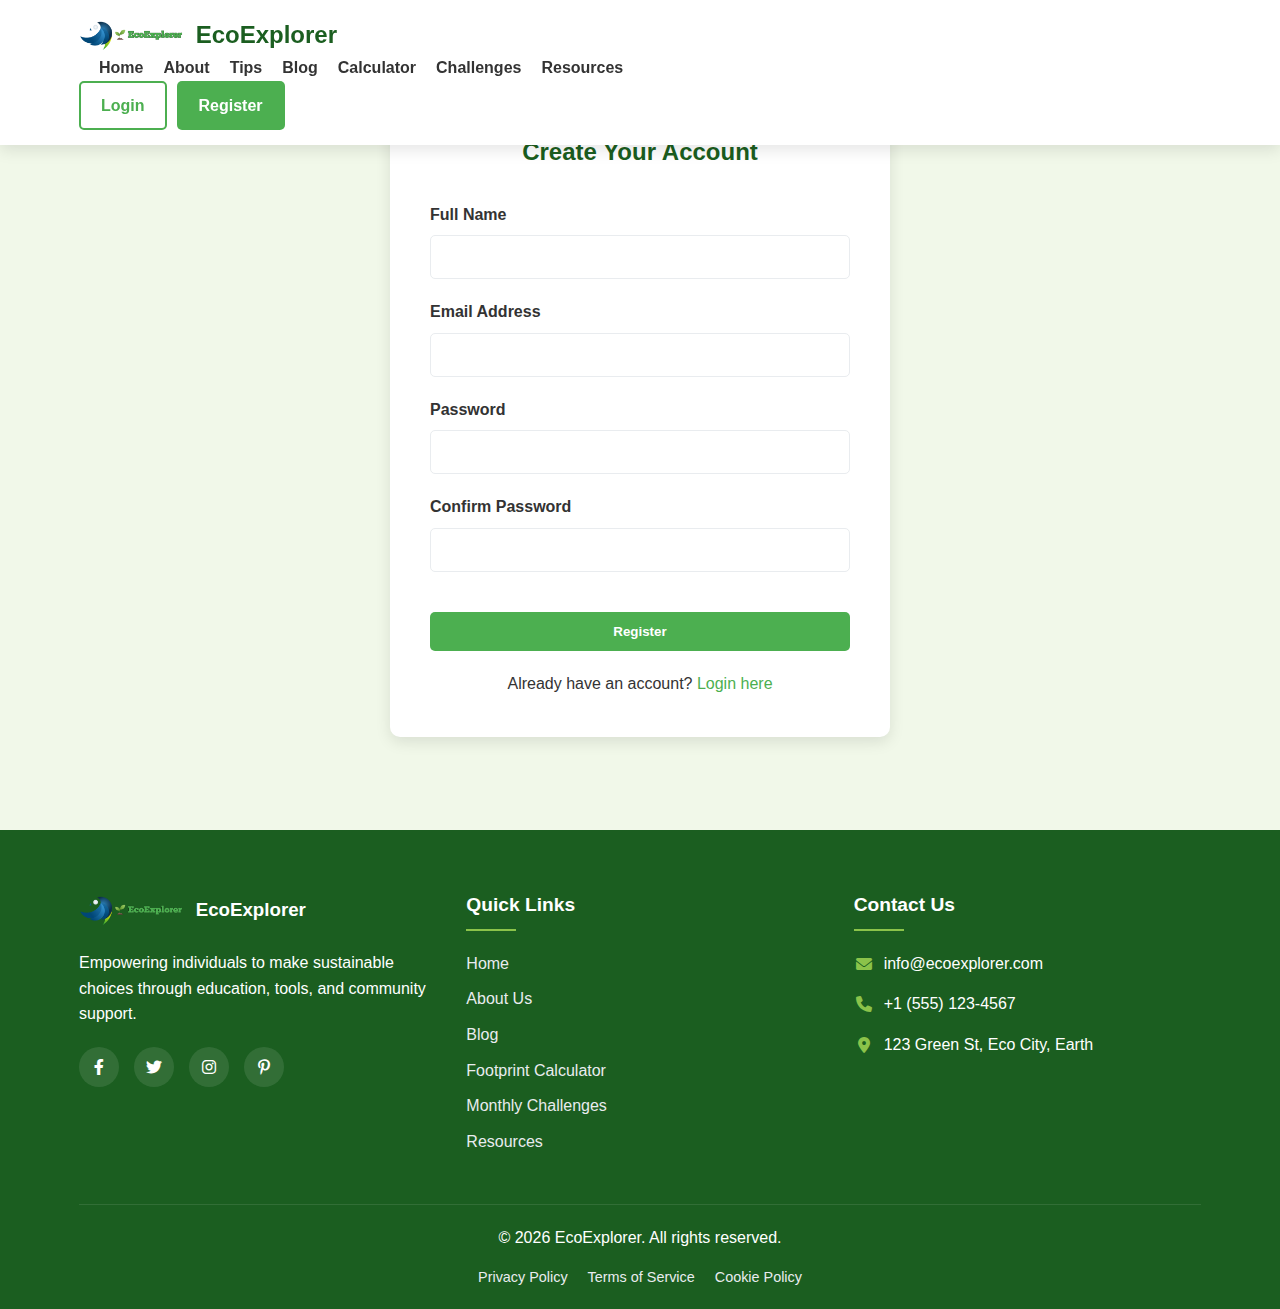
<file: register.html>
<!DOCTYPE html>
<html lang="en">
<head>
    <meta charset="UTF-8">
    <meta name="viewport" content="width=device-width, initial-scale=1.0">
    <title>Register | EcoExplorer</title>
    <link rel="stylesheet" href="style.css">
    <link rel="stylesheet" href="https://cdnjs.cloudflare.com/ajax/libs/font-awesome/6.0.0-beta3/css/all.min.css">
</head>
<body>
    <header>
        <div class="container">
            <div class="logo">
                <img src="images/logo.png" alt="EcoExplorer Logo">
                <h1>EcoExplorer</h1>
            </div>
            <nav>
                <ul>
                    <li><a href="index.html">Home</a></li>
                    <li><a href="about.html">About</a></li>
                    <li><a href="tips.html">Tips</a></li>
                    <li><a href="blog.html">Blog</a></li>
                    <li><a href="calculator.html">Calculator</a></li>
                    <li><a href="challenges.html">Challenges</a></li>
                    <li><a href="resources.html">Resources</a></li>
                </ul>
            </nav>
            <div class="auth-buttons">
                <a href="login.html" class="btn btn-outline">Login</a>
                <a href="register.html" class="btn btn-primary active">Register</a>
            </div>
            <div class="mobile-menu-btn">
                <i class="fas fa-bars"></i>
            </div>
        </div>
    </header>

    <section class="auth-section">
        <div class="container">
            <div class="auth-container">
                <h2>Create Your Account</h2>
                <form class="auth-form">
                    <div class="form-group">
                        <label for="register-name">Full Name</label>
                        <input type="text" id="register-name" required>
                    </div>
                    <div class="form-group">
                        <label for="register-email">Email Address</label>
                        <input type="email" id="register-email" required>
                    </div>
                    <div class="form-group">
                        <label for="register-password">Password</label>
                        <input type="password" id="register-password" required>
                    </div>
                    <div class="form-group">
                        <label for="register-confirm">Confirm Password</label>
                        <input type="password" id="register-confirm" required>
                    </div>
                    <button type="submit" class="btn btn-primary">Register</button>
                </form>
                <div class="auth-alt">
                    <p>Already have an account? <a href="login.html">Login here</a></p>
                </div>
            </div>
        </div>
    </section>

    <footer>
        <div class="container">
            <div class="footer-grid">
                <div class="footer-about">
                    <div class="logo">
                        <img src="images/logo.png" alt="EcoExplorer Logo">
                        <h3>EcoExplorer</h3>
                    </div>
                    <p>Empowering individuals to make sustainable choices through education, tools, and community support.</p>
                    <div class="social-icons">
                        <a href="#"><i class="fab fa-facebook-f"></i></a>
                        <a href="#"><i class="fab fa-twitter"></i></a>
                        <a href="#"><i class="fab fa-instagram"></i></a>
                        <a href="#"><i class="fab fa-pinterest-p"></i></a>
                    </div>
                </div>
                <div class="footer-links">
                    <h4>Quick Links</h4>
                    <ul>
                        <li><a href="index.html">Home</a></li>
                        <li><a href="about.html">About Us</a></li>
                        <li><a href="blog.html">Blog</a></li>
                        <li><a href="calculator.html">Footprint Calculator</a></li>
                        <li><a href="challenges.html">Monthly Challenges</a></li>
                        <li><a href="resources.html">Resources</a></li>
                    </ul>
                </div>
                <div class="footer-contact">
                    <h4>Contact Us</h4>
                    <ul>
                        <li><i class="fas fa-envelope"></i> info@ecoexplorer.com</li>
                        <li><i class="fas fa-phone"></i> +1 (555) 123-4567</li>
                        <li><i class="fas fa-map-marker-alt"></i> 123 Green St, Eco City, Earth</li>
                    </ul>
                </div>
            </div>
            <div class="footer-bottom">
                <p>&copy; <span id="current-year"></span> EcoExplorer. All rights reserved.</p>
                <div class="footer-legal">
                    <a href="privacy.html">Privacy Policy</a>
                    <a href="terms.html">Terms of Service</a>
                    <a href="cookies.html">Cookie Policy</a>
                </div>
            </div>
        </div>
    </footer>

    <script src="script.js"></script>
</body>
</html>
</file>
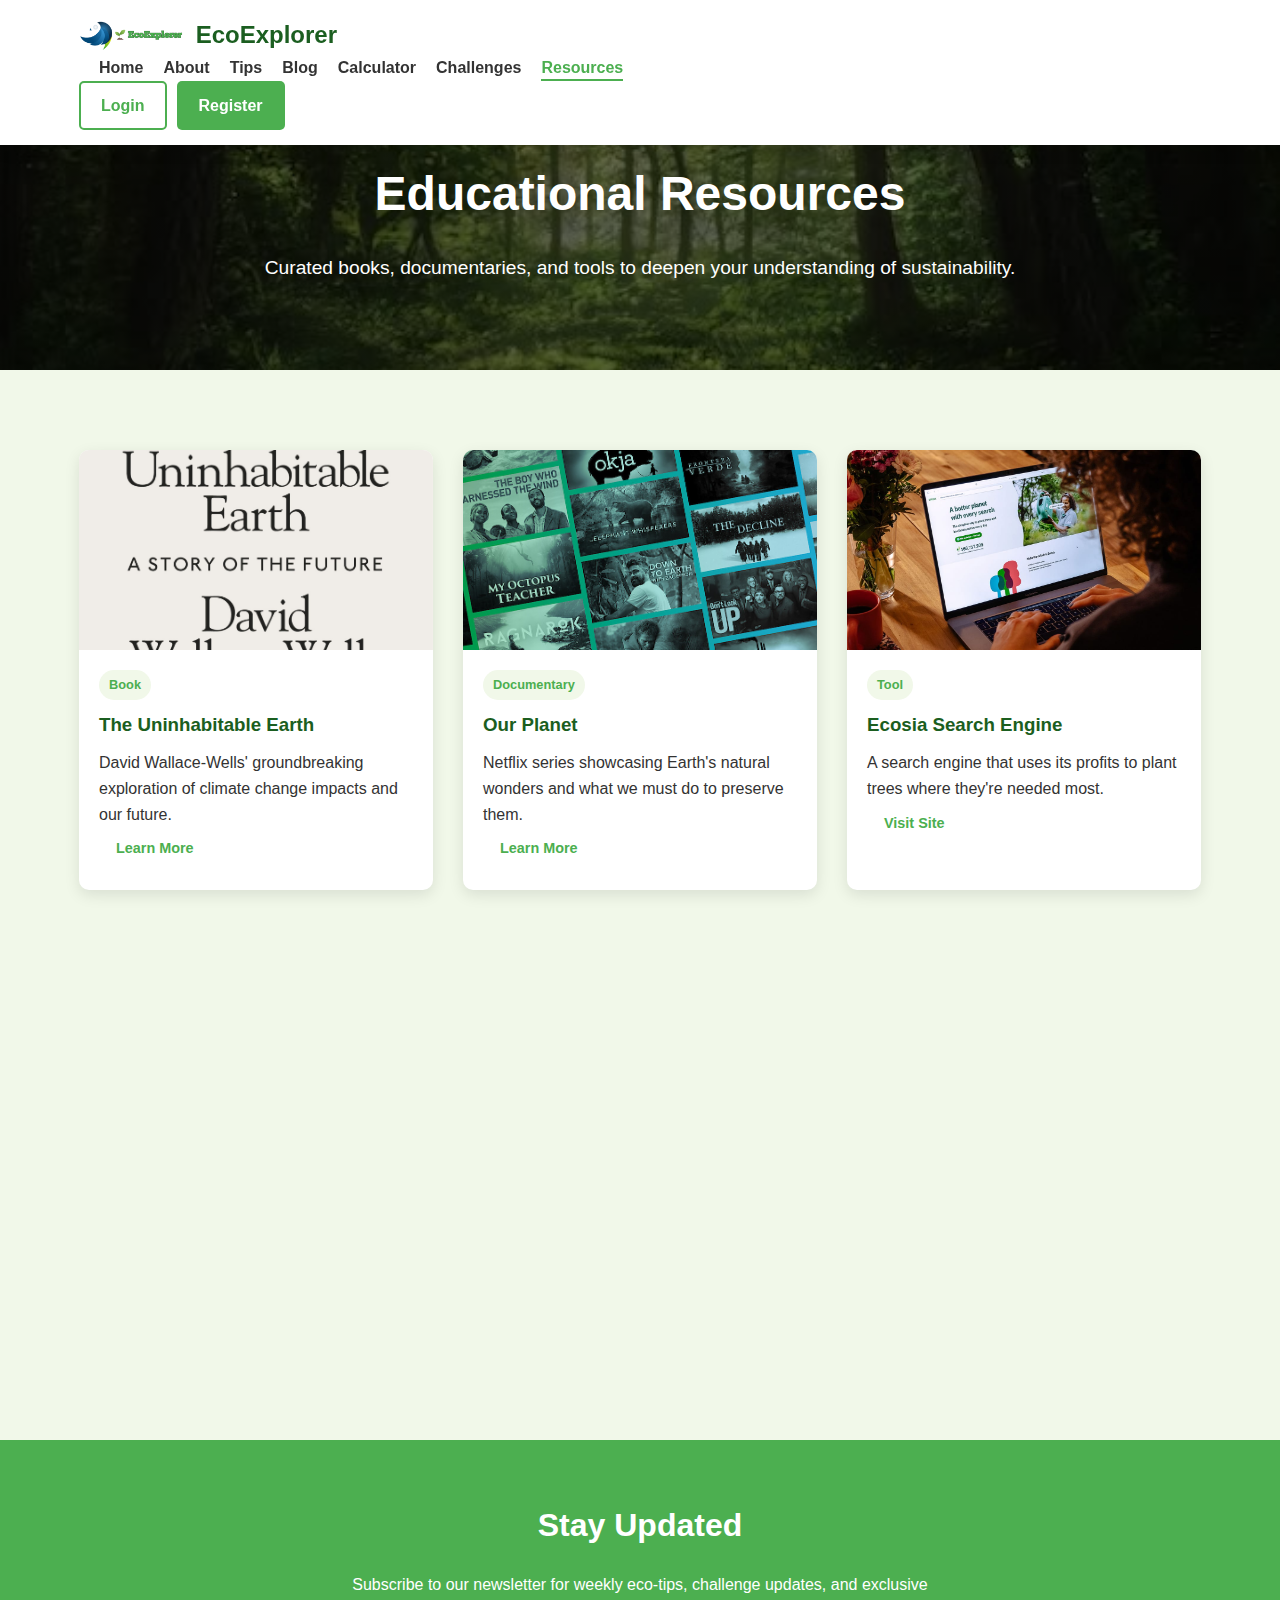
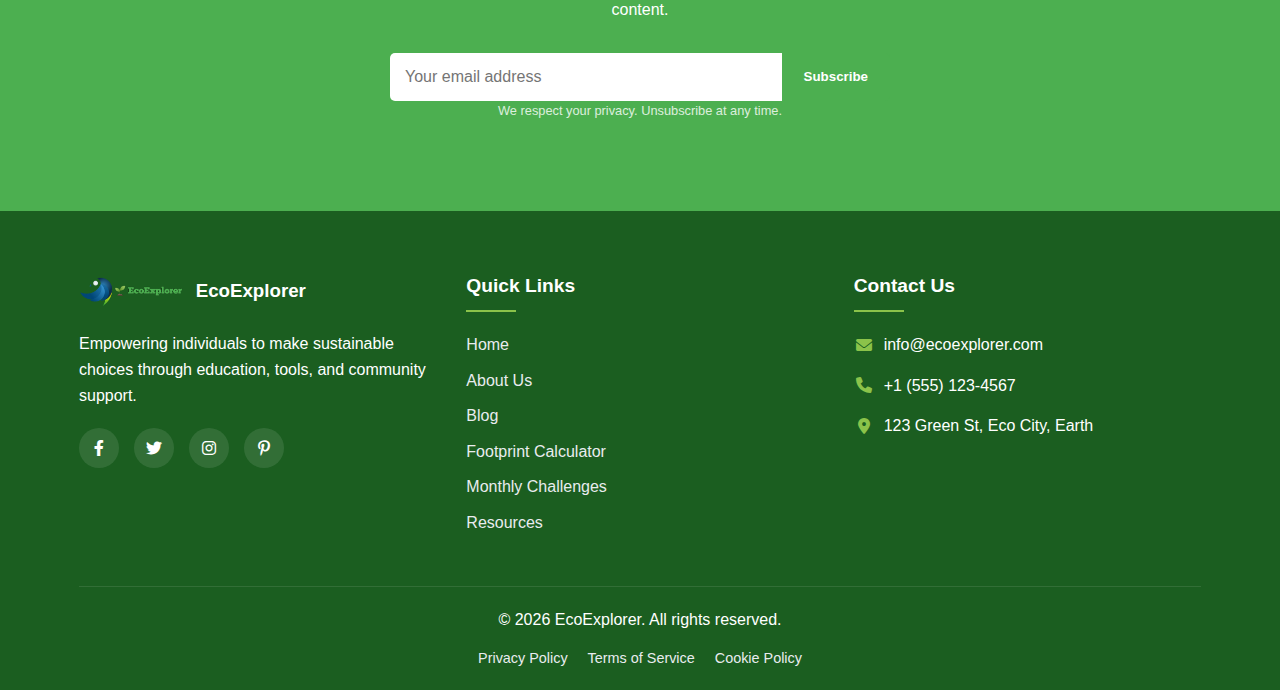
<file: resources.html>
<!DOCTYPE html>
<html lang="en">
<head>
    <meta charset="UTF-8">
    <meta name="viewport" content="width=device-width, initial-scale=1.0">
    <title>Educational Resources | EcoExplorer</title>
    <link rel="stylesheet" href="style.css">
    <link rel="stylesheet" href="https://cdnjs.cloudflare.com/ajax/libs/font-awesome/6.0.0-beta3/css/all.min.css">
</head>
<body>
    <header>
        <div class="container">
            <div class="logo">
                <img src="images/logo.png" alt="EcoExplorer Logo">
                <h1>EcoExplorer</h1>
            </div>
            <nav>
                <ul>
                    <li><a href="index.html">Home</a></li>
                    <li><a href="about.html">About</a></li>
                    <li><a href="tips.html">Tips</a></li>
                    <li><a href="blog.html">Blog</a></li>
                    <li><a href="calculator.html">Calculator</a></li>
                    <li><a href="challenges.html">Challenges</a></li>
                    <li><a href="resources.html" class="active">Resources</a></li>
                </ul>
            </nav>
            <div class="auth-buttons">
                <a href="login.html" class="btn btn-outline">Login</a>
                <a href="register.html" class="btn btn-primary">Register</a>
            </div>
            <div class="mobile-menu-btn">
                <i class="fas fa-bars"></i>
            </div>
        </div>
    </header>

    <section class="page-hero">
        <div class="container">
            <h1>Educational Resources</h1>
            <p>Curated books, documentaries, and tools to deepen your understanding of sustainability.</p>
        </div>
    </section>

    <section class="resources-section">
        <div class="container">
            <div class="resources-grid">
                <div class="resource-card">
                    <div class="resource-image">
                        <img src="images/resource1.jpg" alt="Book: The Uninhabitable Earth">
                    </div>
                    <div class="resource-content">
                        <span class="resource-type">Book</span>
                        <h3>The Uninhabitable Earth</h3>
                        <p>David Wallace-Wells' groundbreaking exploration of climate change impacts and our future.</p>
                        <a href="#" class="btn btn-small">Learn More</a>
                    </div>
                </div>
                <div class="resource-card">
                    <div class="resource-image">
                        <img src="images/resource2.jpg" alt="Documentary: Our Planet">
                    </div>
                    <div class="resource-content">
                        <span class="resource-type">Documentary</span>
                        <h3>Our Planet</h3>
                        <p>Netflix series showcasing Earth's natural wonders and what we must do to preserve them.</p>
                        <a href="#" class="btn btn-small">Learn More</a>
                    </div>
                </div>
                <div class="resource-card">
                    <div class="resource-image">
                        <img src="images/resource3.jpg" alt="Tool: Ecosia Search Engine">
                    </div>
                    <div class="resource-content">
                        <span class="resource-type">Tool</span>
                        <h3>Ecosia Search Engine</h3>
                        <p>A search engine that uses its profits to plant trees where they're needed most.</p>
                        <a href="#" class="btn btn-small">Visit Site</a>
                    </div>
                </div>
                <div class="resource-card">
                    <div class="resource-image">
                        <img src="images/resource4.jpg" alt="Podcast: How to Save a Planet">
                    </div>
                    <div class="resource-content">
                        <span class="resource-type">Podcast</span>
                        <h3>How to Save a Planet</h3>
                        <p>Investigative journalism meets solutions-focused conversations about climate change.</p>
                        <a href="#" class="btn btn-small">Listen Now</a>
                    </div>
                </div>
                <div class="resource-card">
                    <div class="resource-image">
                        <img src="images/resource5.jpg" alt="Course: Introduction to Sustainability">
                    </div>
                    <div class="resource-content">
                        <span class="resource-type">Online Course</span>
                        <h3>Introduction to Sustainability</h3>
                        <p>University of Illinois free course covering the fundamentals of sustainable development.</p>
                        <a href="#" class="btn btn-small">Enroll Now</a>
                    </div>
                </div>
                <div class="resource-card">
                    <div class="resource-image">
                        <img src="images/resource6.jpg" alt="App: JouleBug">
                    </div>
                    <div class="resource-content">
                        <span class="resource-type">Mobile App</span>
                        <h3>JouleBug</h3>
                        <p>Turn sustainable living into a game with this fun, action-oriented sustainability app.</p>
                        <a href="#" class="btn btn-small">Download</a>
                    </div>
                </div>
            </div>
        </div>
    </section>

    <section class="newsletter">
        <div class="container">
            <div class="newsletter-content">
                <h2>Stay Updated</h2>
                <p>Subscribe to our newsletter for weekly eco-tips, challenge updates, and exclusive content.</p>
                <form id="newsletter-form">
                    <input type="email" placeholder="Your email address" required>
                    <button type="submit" class="btn btn-primary">Subscribe</button>
                </form>
                <p class="small-text">We respect your privacy. Unsubscribe at any time.</p>
            </div>
        </div>
    </section>

    <footer>
        <div class="container">
            <div class="footer-grid">
                <div class="footer-about">
                    <div class="logo">
                        <img src="images/logo.png" alt="EcoExplorer Logo">
                        <h3>EcoExplorer</h3>
                    </div>
                    <p>Empowering individuals to make sustainable choices through education, tools, and community support.</p>
                    <div class="social-icons">
                        <a href="#"><i class="fab fa-facebook-f"></i></a>
                        <a href="#"><i class="fab fa-twitter"></i></a>
                        <a href="#"><i class="fab fa-instagram"></i></a>
                        <a href="#"><i class="fab fa-pinterest-p"></i></a>
                    </div>
                </div>
                <div class="footer-links">
                    <h4>Quick Links</h4>
                    <ul>
                        <li><a href="index.html">Home</a></li>
                        <li><a href="about.html">About Us</a></li>
                        <li><a href="blog.html">Blog</a></li>
                        <li><a href="calculator.html">Footprint Calculator</a></li>
                        <li><a href="challenges.html">Monthly Challenges</a></li>
                        <li><a href="resources.html">Resources</a></li>
                    </ul>
                </div>
                <div class="footer-contact">
                    <h4>Contact Us</h4>
                    <ul>
                        <li><i class="fas fa-envelope"></i> info@ecoexplorer.com</li>
                        <li><i class="fas fa-phone"></i> +1 (555) 123-4567</li>
                        <li><i class="fas fa-map-marker-alt"></i> 123 Green St, Eco City, Earth</li>
                    </ul>
                </div>
            </div>
            <div class="footer-bottom">
                <p>&copy; <span id="current-year"></span> EcoExplorer. All rights reserved.</p>
                <div class="footer-legal">
                    <a href="privacy.html">Privacy Policy</a>
                    <a href="terms.html">Terms of Service</a>
                    <a href="cookies.html">Cookie Policy</a>
                </div>
            </div>
        </div>
    </footer>

    <script src="script.js"></script>
</body>
</html>
</file>
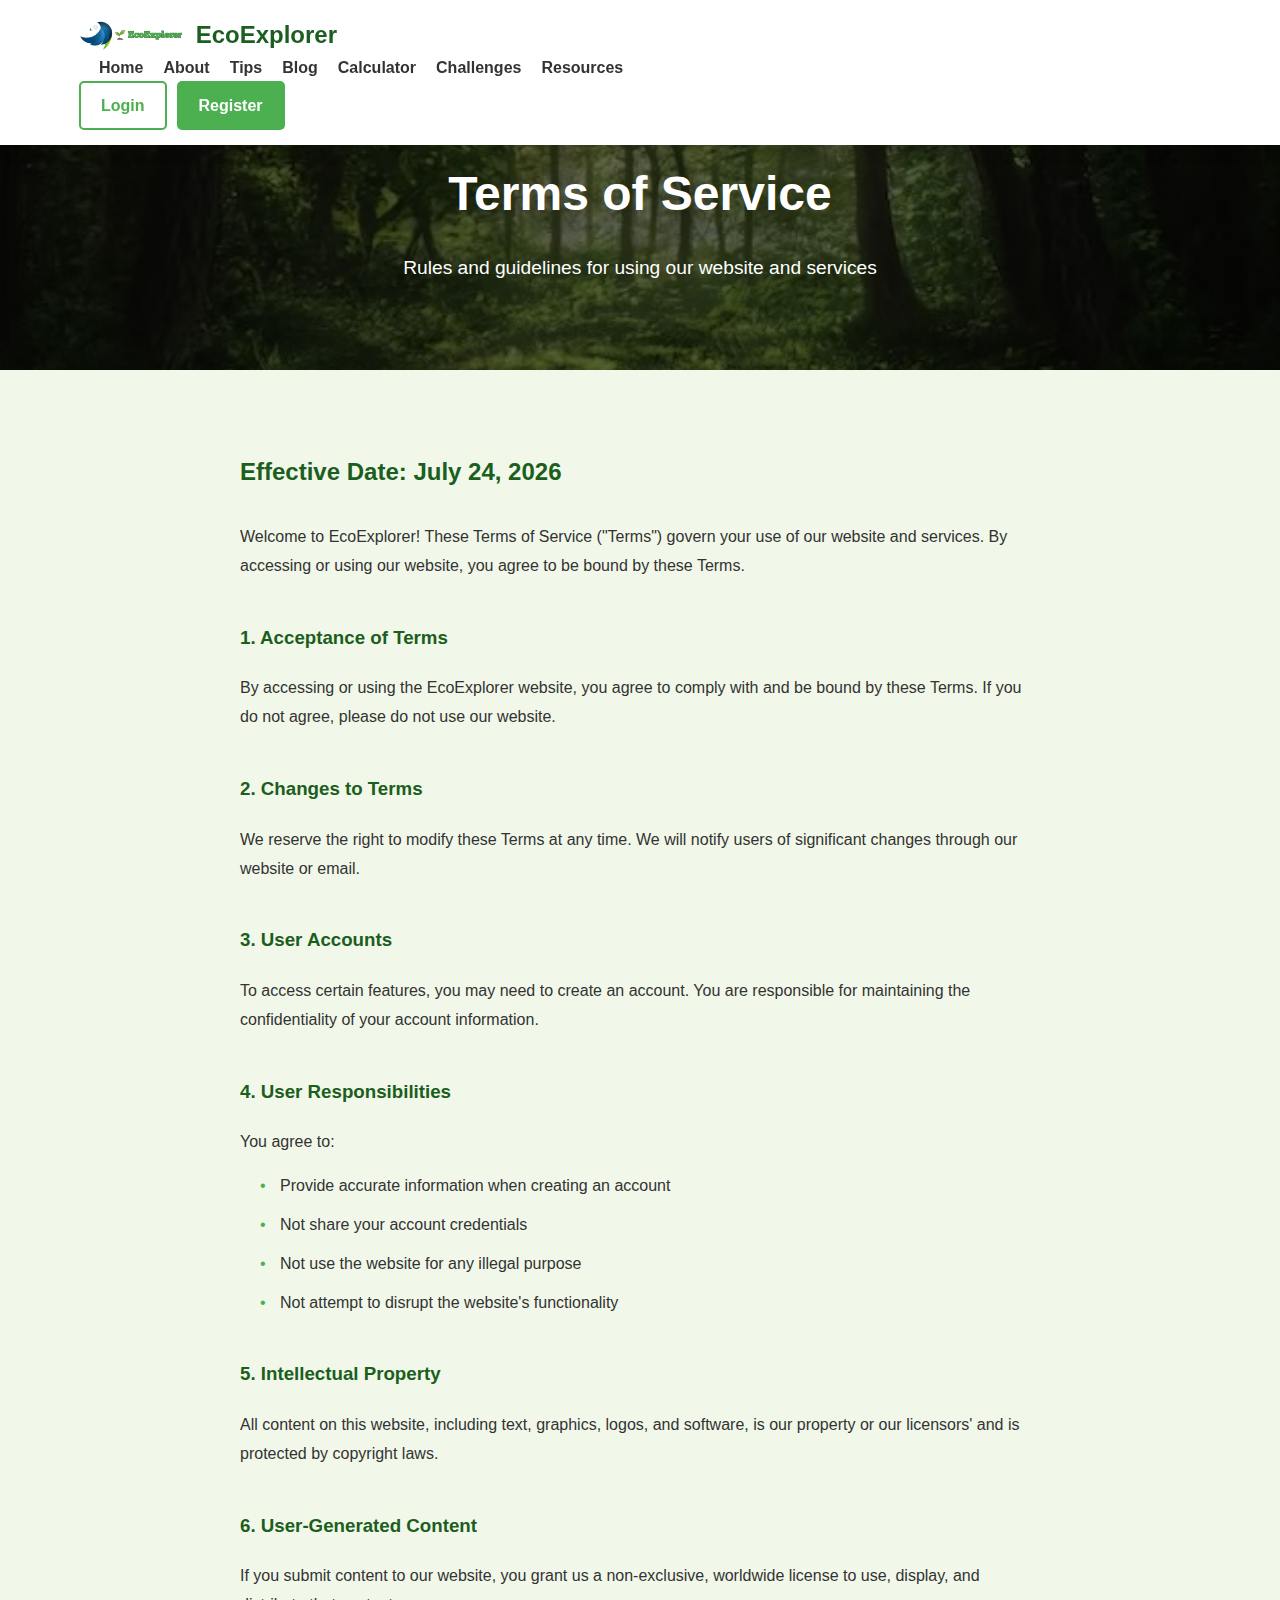
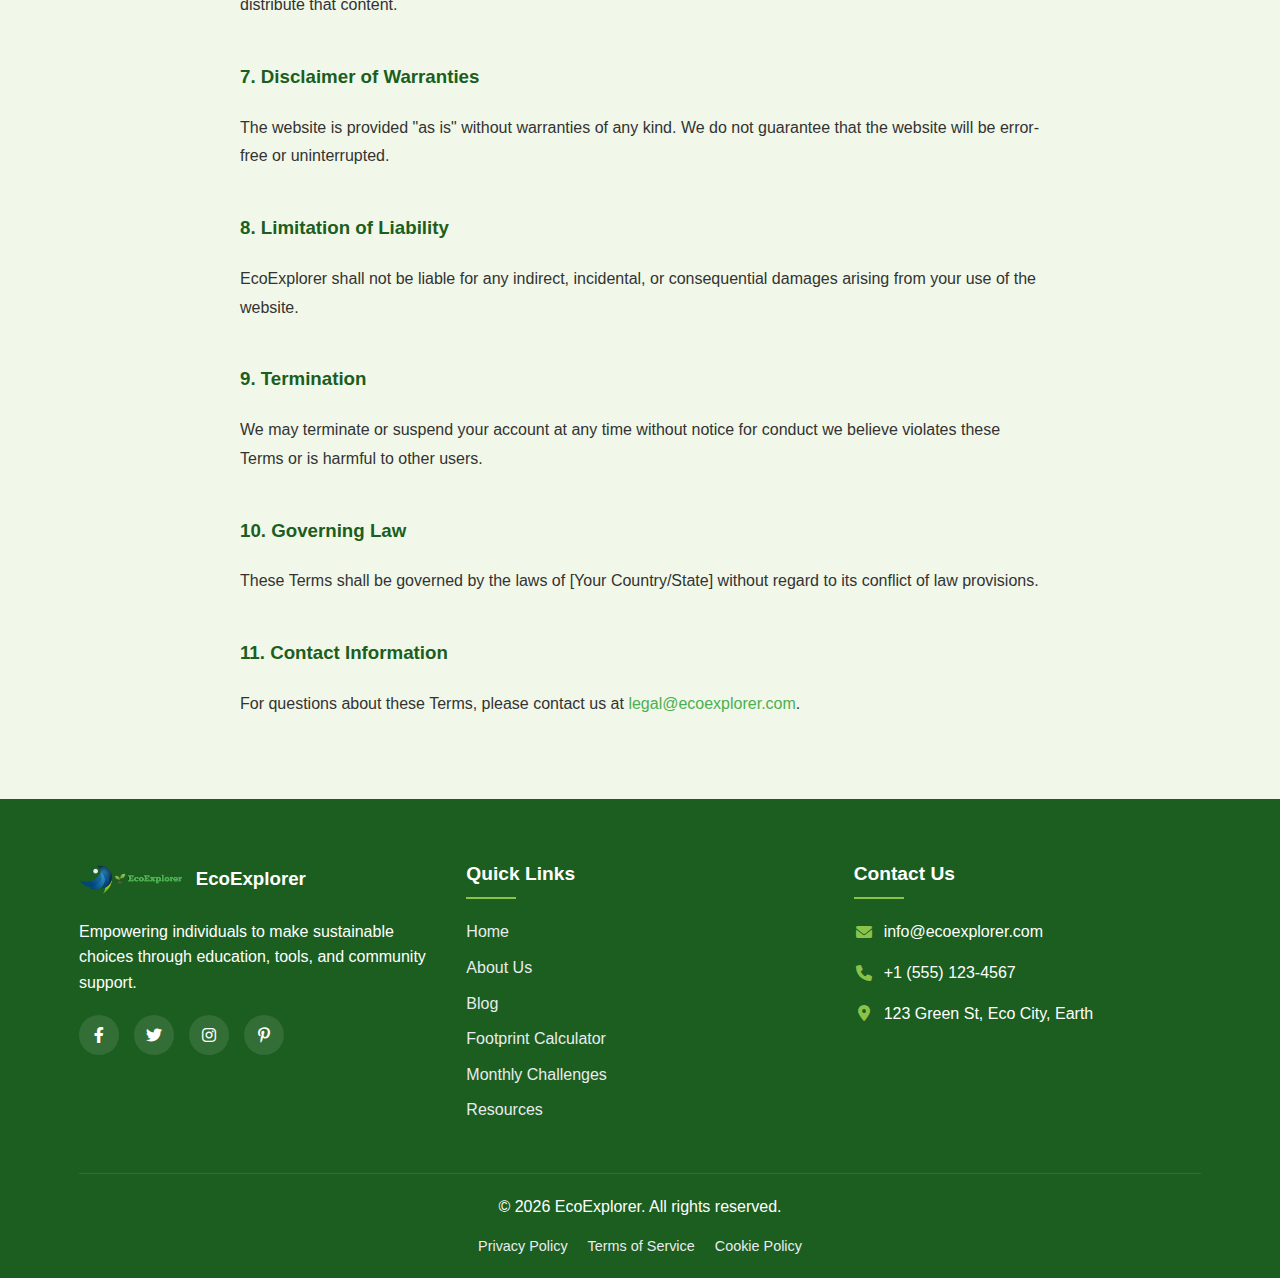
<file: terms.html>
<!DOCTYPE html>
<html lang="en">
<head>
    <meta charset="UTF-8">
    <meta name="viewport" content="width=device-width, initial-scale=1.0">
    <title>Terms of Service | EcoExplorer</title>
    <link rel="stylesheet" href="style.css">
    <link rel="stylesheet" href="https://cdnjs.cloudflare.com/ajax/libs/font-awesome/6.0.0-beta3/css/all.min.css">
</head>
<body>
    <header>
        <div class="container">
            <div class="logo">
                <img src="images/logo.png" alt="EcoExplorer Logo">
                <h1>EcoExplorer</h1>
            </div>
            <nav>
                <ul>
                    <li><a href="index.html">Home</a></li>
                    <li><a href="about.html">About</a></li>
                    <li><a href="tips.html">Tips</a></li>
                    <li><a href="blog.html">Blog</a></li>
                    <li><a href="calculator.html">Calculator</a></li>
                    <li><a href="challenges.html">Challenges</a></li>
                    <li><a href="resources.html">Resources</a></li>
                </ul>
            </nav>
            <div class="auth-buttons">
                <a href="login.html" class="btn btn-outline">Login</a>
                <a href="register.html" class="btn btn-primary">Register</a>
            </div>
            <div class="mobile-menu-btn">
                <i class="fas fa-bars"></i>
            </div>
        </div>
    </header>

    <section class="page-hero">
        <div class="container">
            <h1>Terms of Service</h1>
            <p>Rules and guidelines for using our website and services</p>
        </div>
    </section>

    <section class="legal-section">
        <div class="container">
            <div class="legal-content">
                <h2>Effective Date: <span id="current-date"></span></h2>
                
                <p>Welcome to EcoExplorer! These Terms of Service ("Terms") govern your use of our website and services. By accessing or using our website, you agree to be bound by these Terms.</p>
                
                <h3>1. Acceptance of Terms</h3>
                <p>By accessing or using the EcoExplorer website, you agree to comply with and be bound by these Terms. If you do not agree, please do not use our website.</p>
                
                <h3>2. Changes to Terms</h3>
                <p>We reserve the right to modify these Terms at any time. We will notify users of significant changes through our website or email.</p>
                
                <h3>3. User Accounts</h3>
                <p>To access certain features, you may need to create an account. You are responsible for maintaining the confidentiality of your account information.</p>
                
                <h3>4. User Responsibilities</h3>
                <p>You agree to:</p>
                <ul>
                    <li>Provide accurate information when creating an account</li>
                    <li>Not share your account credentials</li>
                    <li>Not use the website for any illegal purpose</li>
                    <li>Not attempt to disrupt the website's functionality</li>
                </ul>
                
                <h3>5. Intellectual Property</h3>
                <p>All content on this website, including text, graphics, logos, and software, is our property or our licensors' and is protected by copyright laws.</p>
                
                <h3>6. User-Generated Content</h3>
                <p>If you submit content to our website, you grant us a non-exclusive, worldwide license to use, display, and distribute that content.</p>
                
                <h3>7. Disclaimer of Warranties</h3>
                <p>The website is provided "as is" without warranties of any kind. We do not guarantee that the website will be error-free or uninterrupted.</p>
                
                <h3>8. Limitation of Liability</h3>
                <p>EcoExplorer shall not be liable for any indirect, incidental, or consequential damages arising from your use of the website.</p>
                
                <h3>9. Termination</h3>
                <p>We may terminate or suspend your account at any time without notice for conduct we believe violates these Terms or is harmful to other users.</p>
                
                <h3>10. Governing Law</h3>
                <p>These Terms shall be governed by the laws of [Your Country/State] without regard to its conflict of law provisions.</p>
                
                <h3>11. Contact Information</h3>
                <p>For questions about these Terms, please contact us at <a href="mailto:legal@ecoexplorer.com">legal@ecoexplorer.com</a>.</p>
            </div>
        </div>
    </section>

    <footer>
        <div class="container">
            <div class="footer-grid">
                <div class="footer-about">
                    <div class="logo">
                        <img src="images/logo.png" alt="EcoExplorer Logo">
                        <h3>EcoExplorer</h3>
                    </div>
                    <p>Empowering individuals to make sustainable choices through education, tools, and community support.</p>
                    <div class="social-icons">
                        <a href="#"><i class="fab fa-facebook-f"></i></a>
                        <a href="#"><i class="fab fa-twitter"></i></a>
                        <a href="#"><i class="fab fa-instagram"></i></a>
                        <a href="#"><i class="fab fa-pinterest-p"></i></a>
                    </div>
                </div>
                <div class="footer-links">
                    <h4>Quick Links</h4>
                    <ul>
                        <li><a href="index.html">Home</a></li>
                        <li><a href="about.html">About Us</a></li>
                        <li><a href="blog.html">Blog</a></li>
                        <li><a href="calculator.html">Footprint Calculator</a></li>
                        <li><a href="challenges.html">Monthly Challenges</a></li>
                        <li><a href="resources.html">Resources</a></li>
                    </ul>
                </div>
                <div class="footer-contact">
                    <h4>Contact Us</h4>
                    <ul>
                        <li><i class="fas fa-envelope"></i> info@ecoexplorer.com</li>
                        <li><i class="fas fa-phone"></i> +1 (555) 123-4567</li>
                        <li><i class="fas fa-map-marker-alt"></i> 123 Green St, Eco City, Earth</li>
                    </ul>
                </div>
            </div>
            <div class="footer-bottom">
                <p>&copy; <span id="current-year"></span> EcoExplorer. All rights reserved.</p>
                <div class="footer-legal">
                    <a href="privacy.html">Privacy Policy</a>
                    <a href="terms.html">Terms of Service</a>
                    <a href="cookies.html">Cookie Policy</a>
                </div>
            </div>
        </div>
    </footer>

    <script src="script.js"></script>
    <script>
        // Set current date in terms
        document.getElementById('current-date').textContent = new Date().toLocaleDateString('en-US', {
            year: 'numeric', 
            month: 'long', 
            day: 'numeric'
        });
    </script>
</body>
</html>
</file>
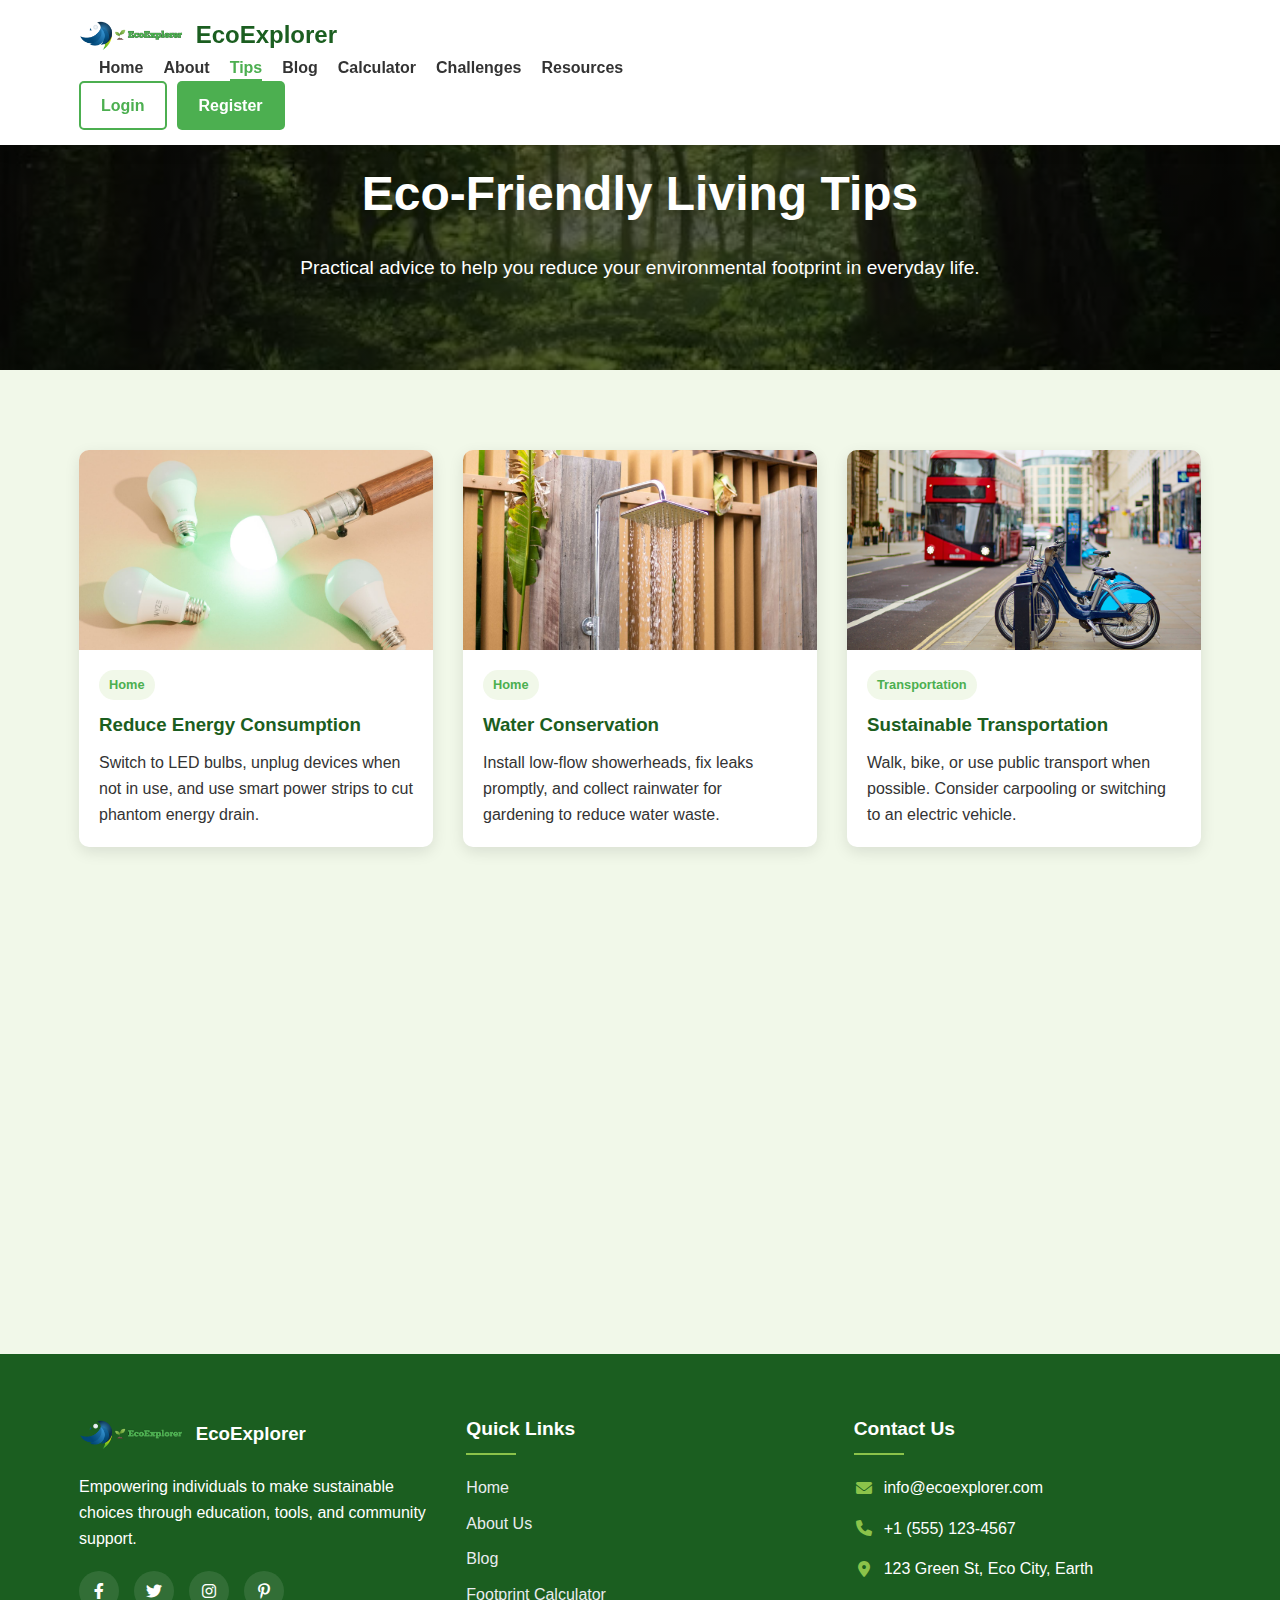
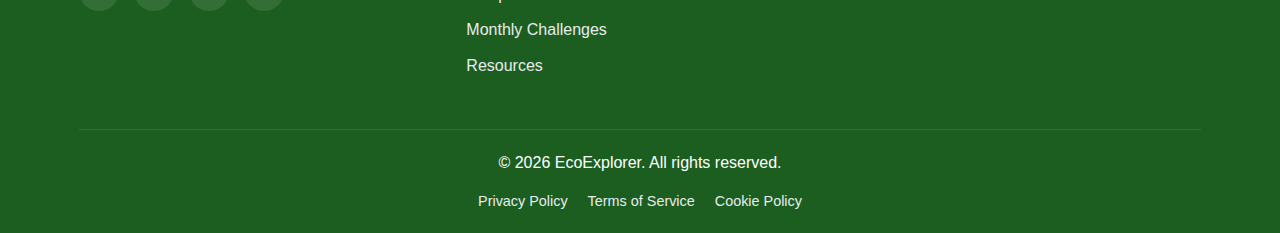
<file: tips.html>
<!DOCTYPE html>
<html lang="en">
<head>
    <meta charset="UTF-8">
    <meta name="viewport" content="width=device-width, initial-scale=1.0">
    <title>Eco Tips | EcoExplorer</title>
    <link rel="stylesheet" href="style.css">
    <link rel="stylesheet" href="https://cdnjs.cloudflare.com/ajax/libs/font-awesome/6.0.0-beta3/css/all.min.css">
</head>
<body>
    <header>
        <div class="container">
            <div class="logo">
                <img src="images/logo.png" alt="EcoExplorer Logo">
                <h1>EcoExplorer</h1>
            </div>
            <nav>
                <ul>
                    <li><a href="index.html">Home</a></li>
                    <li><a href="about.html">About</a></li>
                    <li><a href="tips.html" class="active">Tips</a></li>
                    <li><a href="blog.html">Blog</a></li>
                    <li><a href="calculator.html">Calculator</a></li>
                    <li><a href="challenges.html">Challenges</a></li>
                    <li><a href="resources.html">Resources</a></li>
                </ul>
            </nav>
            <div class="auth-buttons">
                <a href="login.html" class="btn btn-outline">Login</a>
                <a href="register.html" class="btn btn-primary">Register</a>
            </div>
            <div class="mobile-menu-btn">
                <i class="fas fa-bars"></i>
            </div>
        </div>
    </header>

    <section class="page-hero">
        <div class="container">
            <h1>Eco-Friendly Living Tips</h1>
            <p>Practical advice to help you reduce your environmental footprint in everyday life.</p>
        </div>
    </section>

    <section class="tips-section">
        <div class="container">
            <div class="tips-grid">
                <div class="tip-card">
                    <div class="tip-image">
                        <img src="images/tip1.jpg" alt="Reduce Energy Use">
                    </div>
                    <div class="tip-content">
                        <span class="tip-category">Home</span>
                        <h3>Reduce Energy Consumption</h3>
                        <p>Switch to LED bulbs, unplug devices when not in use, and use smart power strips to cut phantom energy drain.</p>
                    </div>
                </div>
                <div class="tip-card">
                    <div class="tip-image">
                        <img src="images/tip2.jpg" alt="Water Conservation">
                    </div>
                    <div class="tip-content">
                        <span class="tip-category">Home</span>
                        <h3>Water Conservation</h3>
                        <p>Install low-flow showerheads, fix leaks promptly, and collect rainwater for gardening to reduce water waste.</p>
                    </div>
                </div>
                <div class="tip-card">
                    <div class="tip-image">
                        <img src="images/tip3.jpg" alt="Sustainable Transportation">
                    </div>
                    <div class="tip-content">
                        <span class="tip-category">Transportation</span>
                        <h3>Sustainable Transportation</h3>
                        <p>Walk, bike, or use public transport when possible. Consider carpooling or switching to an electric vehicle.</p>
                    </div>
                </div>
                <div class="tip-card">
                    <div class="tip-image">
                        <img src="images/tip4.jpg" alt="Zero Waste Kitchen">
                    </div>
                    <div class="tip-content">
                        <span class="tip-category">Food</span>
                        <h3>Zero Waste Kitchen</h3>
                        <p>Use reusable containers, buy in bulk, compost food scraps, and avoid single-use plastics in your kitchen.</p>
                    </div>
                </div>
                <div class="tip-card">
                    <div class="tip-image">
                        <img src="images/tip5.jpg" alt="Eco-Friendly Shopping">
                    </div>
                    <div class="tip-content">
                        <span class="tip-category">Shopping</span>
                        <h3>Eco-Friendly Shopping</h3>
                        <p>Bring reusable bags, choose products with minimal packaging, and support brands with sustainable practices.</p>
                    </div>
                </div>
                <div class="tip-card">
                    <div class="tip-image">
                        <img src="images/tip6.jpg" alt="Sustainable Fashion">
                    </div>
                    <div class="tip-content">
                        <span class="tip-category">Fashion</span>
                        <h3>Sustainable Fashion</h3>
                        <p>Buy secondhand, choose quality over quantity, and support ethical brands that use eco-friendly materials.</p>
                    </div>
                </div>
            </div>
        </div>
    </section>

    <footer>
        <div class="container">
            <div class="footer-grid">
                <div class="footer-about">
                    <div class="logo">
                        <img src="images/logo.png" alt="EcoExplorer Logo">
                        <h3>EcoExplorer</h3>
                    </div>
                    <p>Empowering individuals to make sustainable choices through education, tools, and community support.</p>
                    <div class="social-icons">
                        <a href="#"><i class="fab fa-facebook-f"></i></a>
                        <a href="#"><i class="fab fa-twitter"></i></a>
                        <a href="#"><i class="fab fa-instagram"></i></a>
                        <a href="#"><i class="fab fa-pinterest-p"></i></a>
                    </div>
                </div>
                <div class="footer-links">
                    <h4>Quick Links</h4>
                    <ul>
                        <li><a href="index.html">Home</a></li>
                        <li><a href="about.html">About Us</a></li>
                        <li><a href="blog.html">Blog</a></li>
                        <li><a href="calculator.html">Footprint Calculator</a></li>
                        <li><a href="challenges.html">Monthly Challenges</a></li>
                        <li><a href="resources.html">Resources</a></li>
                    </ul>
                </div>
                <div class="footer-contact">
                    <h4>Contact Us</h4>
                    <ul>
                        <li><i class="fas fa-envelope"></i> info@ecoexplorer.com</li>
                        <li><i class="fas fa-phone"></i> +1 (555) 123-4567</li>
                        <li><i class="fas fa-map-marker-alt"></i> 123 Green St, Eco City, Earth</li>
                    </ul>
                </div>
            </div>
            <div class="footer-bottom">
                <p>&copy; <span id="current-year"></span> EcoExplorer. All rights reserved.</p>
                <div class="footer-legal">
                    <a href="privacy.html">Privacy Policy</a>
                    <a href="terms.html">Terms of Service</a>
                    <a href="cookies.html">Cookie Policy</a>
                </div>
            </div>
        </div>
    </footer>

    <script src="script.js"></script>
</body>
</html>
</file>
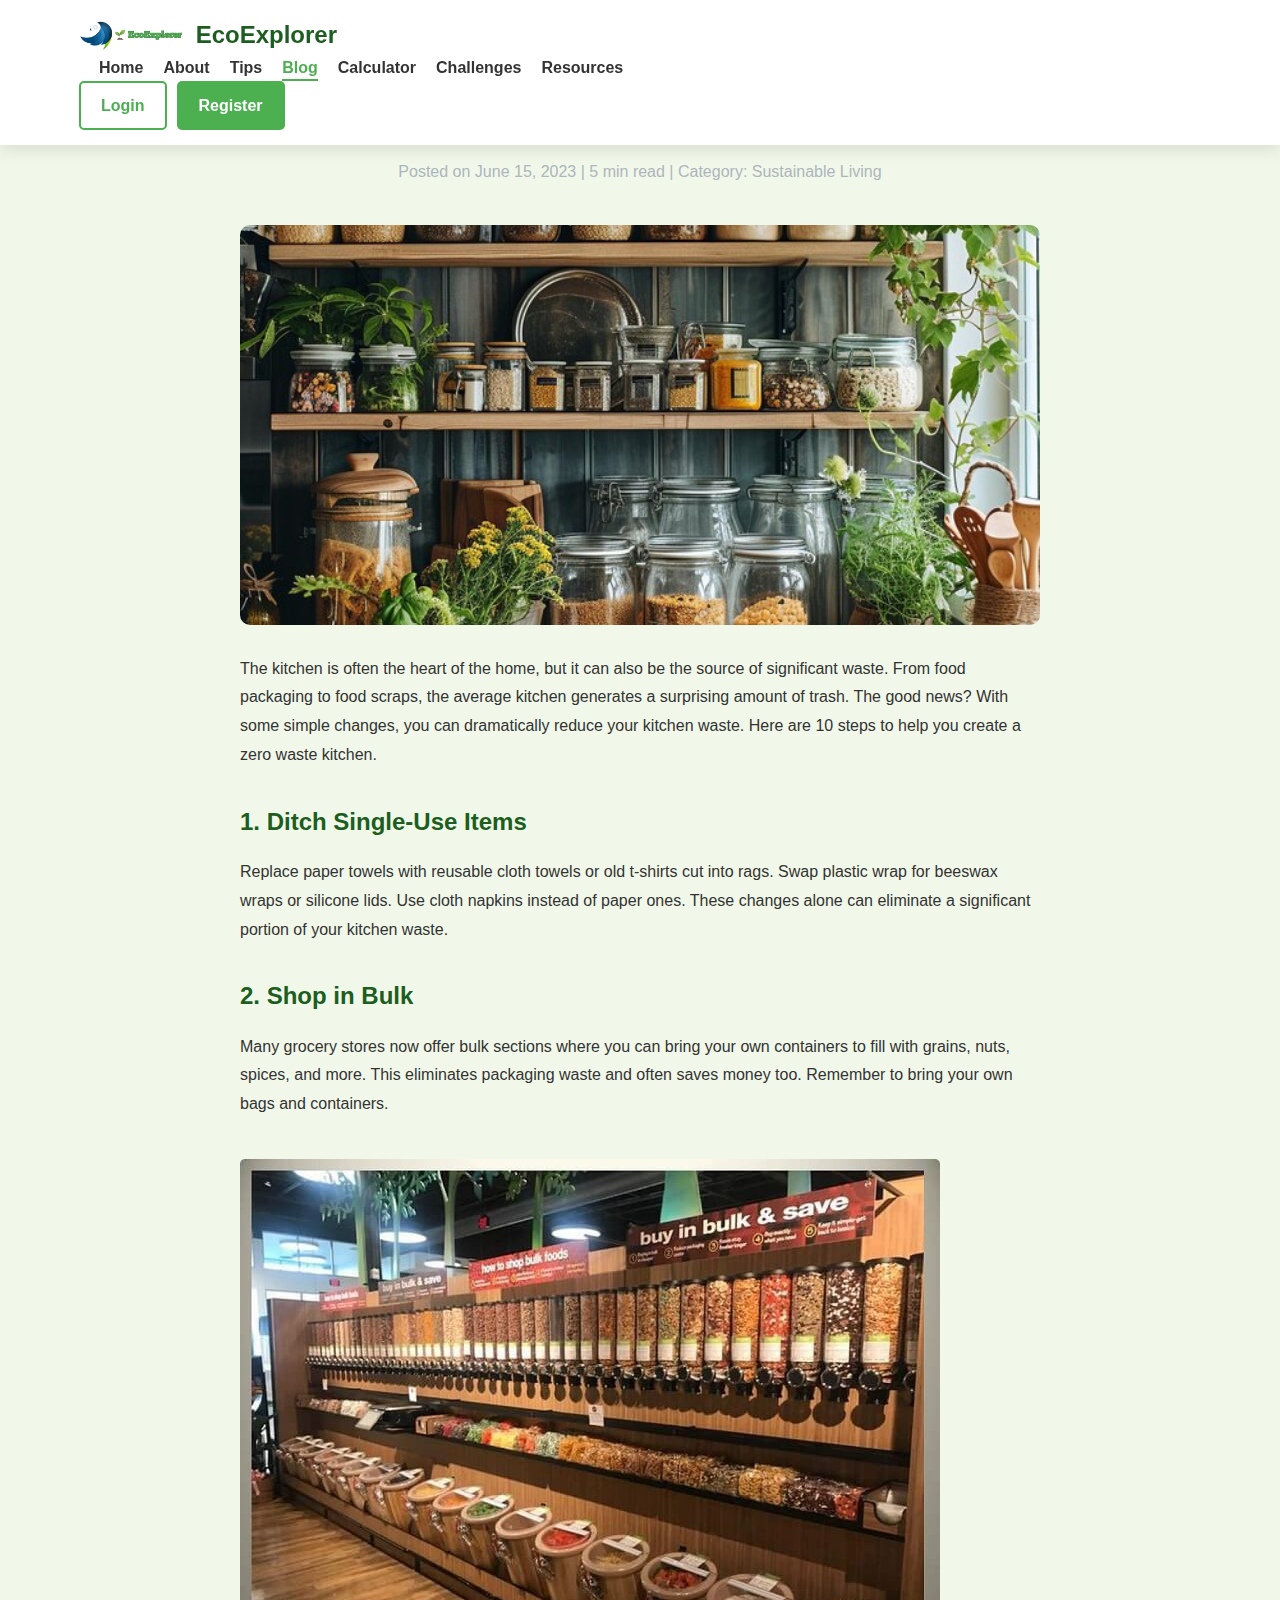
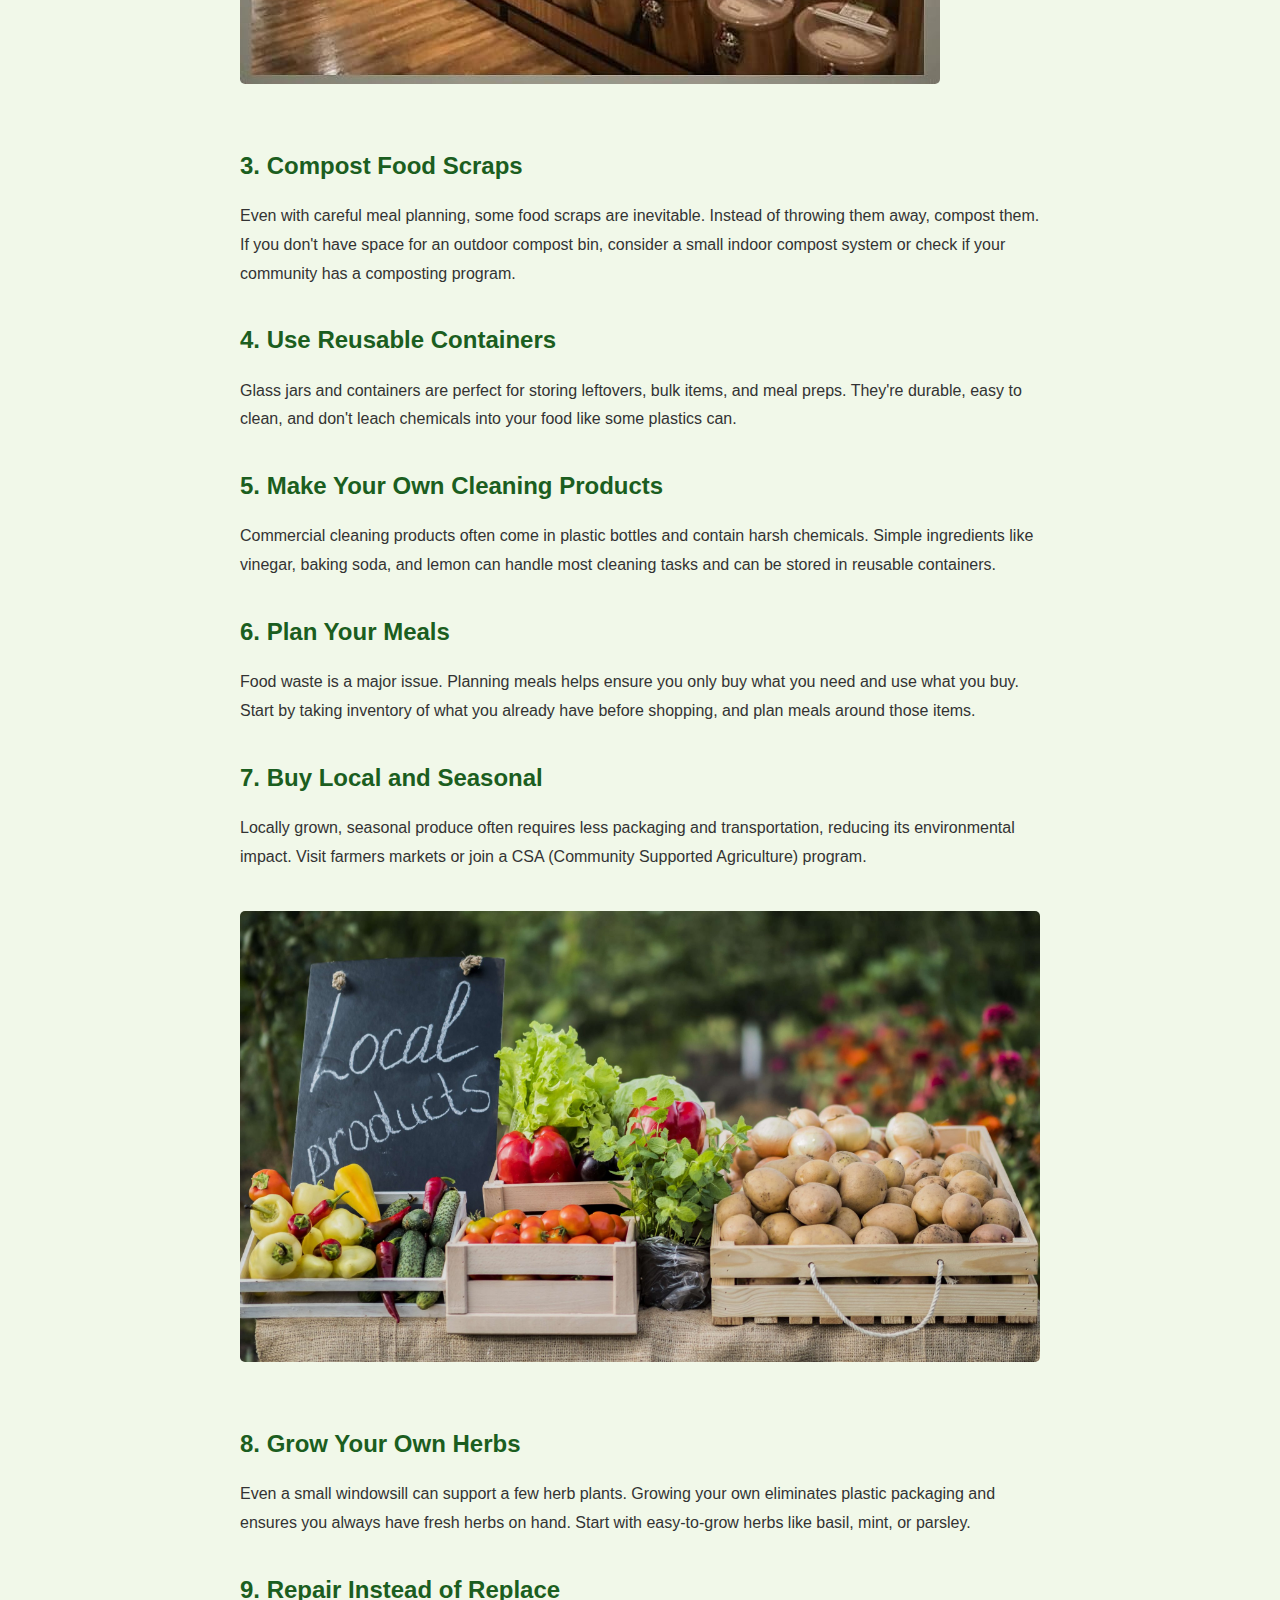
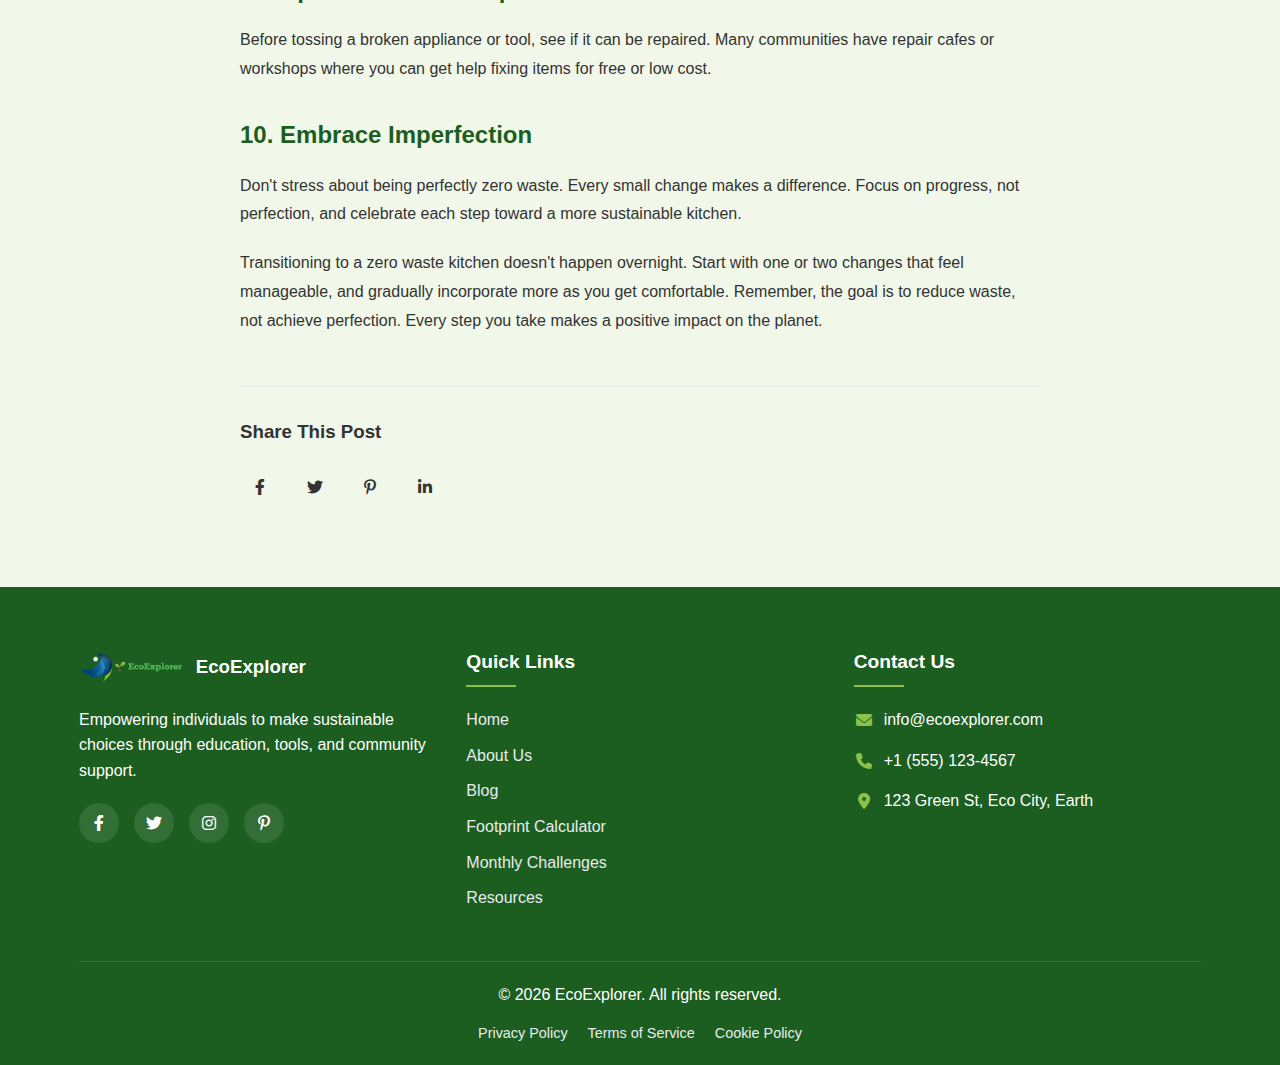
<file: blog-posts/post1.html>
<!DOCTYPE html>
<html lang="en">
<head>
    <meta charset="UTF-8">
    <meta name="viewport" content="width=device-width, initial-scale=1.0">
    <title>10 Steps to a Zero Waste Kitchen | EcoExplorer</title>
    <link rel="stylesheet" href="../../style.css">
    <link rel="stylesheet" href="https://cdnjs.cloudflare.com/ajax/libs/font-awesome/6.0.0-beta3/css/all.min.css">
</head>
<body>
    <header>
        <div class="container">
            <div class="logo">
                <img src="../../images/logo.png" alt="EcoExplorer Logo">
                <h1>EcoExplorer</h1>
            </div>
            <nav>
                <ul>
                    <li><a href="../../index.html">Home</a></li>
                    <li><a href="../../about.html">About</a></li>
                    <li><a href="../../tips.html">Tips</a></li>
                    <li><a href="../../blog.html" class="active">Blog</a></li>
                    <li><a href="../../calculator.html">Calculator</a></li>
                    <li><a href="../../challenges.html">Challenges</a></li>
                    <li><a href="../../resources.html">Resources</a></li>
                </ul>
            </nav>
            <div class="auth-buttons">
                <a href="../../login.html" class="btn btn-outline">Login</a>
                <a href="../../register.html" class="btn btn-primary">Register</a>
            </div>
            <div class="mobile-menu-btn">
                <i class="fas fa-bars"></i>
            </div>
        </div>
    </header>

    <section class="blog-post-section">
        <div class="container">
            <div class="blog-post-container">
                <div class="blog-post-header">
                    <h1 class="blog-post-title">10 Steps to a Zero Waste Kitchen</h1>
                    <div class="blog-post-meta">
                        <span>Posted on June 15, 2023</span> | 
                        <span>5 min read</span> | 
                        <span>Category: Sustainable Living</span>
                    </div>
                </div>
                
                <div class="blog-post-image">
                    <img src="../../images/blog1.jpg" alt="Zero Waste Kitchen">
                </div>
                
                <div class="blog-post-content">
                    <p>The kitchen is often the heart of the home, but it can also be the source of significant waste. From food packaging to food scraps, the average kitchen generates a surprising amount of trash. The good news? With some simple changes, you can dramatically reduce your kitchen waste. Here are 10 steps to help you create a zero waste kitchen.</p>
                    
                    <h2>1. Ditch Single-Use Items</h2>
                    <p>Replace paper towels with reusable cloth towels or old t-shirts cut into rags. Swap plastic wrap for beeswax wraps or silicone lids. Use cloth napkins instead of paper ones. These changes alone can eliminate a significant portion of your kitchen waste.</p>
                    
                    <h2>2. Shop in Bulk</h2>
                    <p>Many grocery stores now offer bulk sections where you can bring your own containers to fill with grains, nuts, spices, and more. This eliminates packaging waste and often saves money too. Remember to bring your own bags and containers.</p>
                    
                    <img src="../../images/bulk-shopping.jpg" alt="Bulk Shopping">
                    
                    <h2>3. Compost Food Scraps</h2>
                    <p>Even with careful meal planning, some food scraps are inevitable. Instead of throwing them away, compost them. If you don't have space for an outdoor compost bin, consider a small indoor compost system or check if your community has a composting program.</p>
                    
                    <h2>4. Use Reusable Containers</h2>
                    <p>Glass jars and containers are perfect for storing leftovers, bulk items, and meal preps. They're durable, easy to clean, and don't leach chemicals into your food like some plastics can.</p>
                    
                    <h2>5. Make Your Own Cleaning Products</h2>
                    <p>Commercial cleaning products often come in plastic bottles and contain harsh chemicals. Simple ingredients like vinegar, baking soda, and lemon can handle most cleaning tasks and can be stored in reusable containers.</p>
                    
                    <h2>6. Plan Your Meals</h2>
                    <p>Food waste is a major issue. Planning meals helps ensure you only buy what you need and use what you buy. Start by taking inventory of what you already have before shopping, and plan meals around those items.</p>
                    
                    <h2>7. Buy Local and Seasonal</h2>
                    <p>Locally grown, seasonal produce often requires less packaging and transportation, reducing its environmental impact. Visit farmers markets or join a CSA (Community Supported Agriculture) program.</p>
                    
                    <img src="../../images/farmers-market.jpg" alt="Farmers Market">
                    
                    <h2>8. Grow Your Own Herbs</h2>
                    <p>Even a small windowsill can support a few herb plants. Growing your own eliminates plastic packaging and ensures you always have fresh herbs on hand. Start with easy-to-grow herbs like basil, mint, or parsley.</p>
                    
                    <h2>9. Repair Instead of Replace</h2>
                    <p>Before tossing a broken appliance or tool, see if it can be repaired. Many communities have repair cafes or workshops where you can get help fixing items for free or low cost.</p>
                    
                    <h2>10. Embrace Imperfection</h2>
                    <p>Don't stress about being perfectly zero waste. Every small change makes a difference. Focus on progress, not perfection, and celebrate each step toward a more sustainable kitchen.</p>
                    
                    <p>Transitioning to a zero waste kitchen doesn't happen overnight. Start with one or two changes that feel manageable, and gradually incorporate more as you get comfortable. Remember, the goal is to reduce waste, not achieve perfection. Every step you take makes a positive impact on the planet.</p>
                </div>
                
                <div class="blog-post-footer">
                    <h3>Share This Post</h3>
                    <div class="share-buttons">
                        <a href="#"><i class="fab fa-facebook-f"></i></a>
                        <a href="#"><i class="fab fa-twitter"></i></a>
                        <a href="#"><i class="fab fa-pinterest-p"></i></a>
                        <a href="#"><i class="fab fa-linkedin-in"></i></a>
                    </div>
                </div>
            </div>
        </div>
    </section>

    <footer>
        <div class="container">
            <div class="footer-grid">
                <div class="footer-about">
                    <div class="logo">
                        <img src="../../images/logo.png" alt="EcoExplorer Logo">
                        <h3>EcoExplorer</h3>
                    </div>
                    <p>Empowering individuals to make sustainable choices through education, tools, and community support.</p>
                    <div class="social-icons">
                        <a href="#"><i class="fab fa-facebook-f"></i></a>
                        <a href="#"><i class="fab fa-twitter"></i></a>
                        <a href="#"><i class="fab fa-instagram"></i></a>
                        <a href="#"><i class="fab fa-pinterest-p"></i></a>
                    </div>
                </div>
                <div class="footer-links">
                    <h4>Quick Links</h4>
                    <ul>
                        <li><a href="../../index.html">Home</a></li>
                        <li><a href="../../about.html">About Us</a></li>
                        <li><a href="../../blog.html">Blog</a></li>
                        <li><a href="../../calculator.html">Footprint Calculator</a></li>
                        <li><a href="../../challenges.html">Monthly Challenges</a></li>
                        <li><a href="../../resources.html">Resources</a></li>
                    </ul>
                </div>
                <div class="footer-contact">
                    <h4>Contact Us</h4>
                    <ul>
                        <li><i class="fas fa-envelope"></i> info@ecoexplorer.com</li>
                        <li><i class="fas fa-phone"></i> +1 (555) 123-4567</li>
                        <li><i class="fas fa-map-marker-alt"></i> 123 Green St, Eco City, Earth</li>
                    </ul>
                </div>
            </div>
            <div class="footer-bottom">
                <p>&copy; <span id="current-year"></span> EcoExplorer. All rights reserved.</p>
                <div class="footer-legal">
                    <a href="#">Privacy Policy</a>
                    <a href="#">Terms of Service</a>
                    <a href="#">Cookie Policy</a>
                </div>
            </div>
        </div>
    </footer>

    <script src="../../script.js"></script>
</body>
</html>
</file>
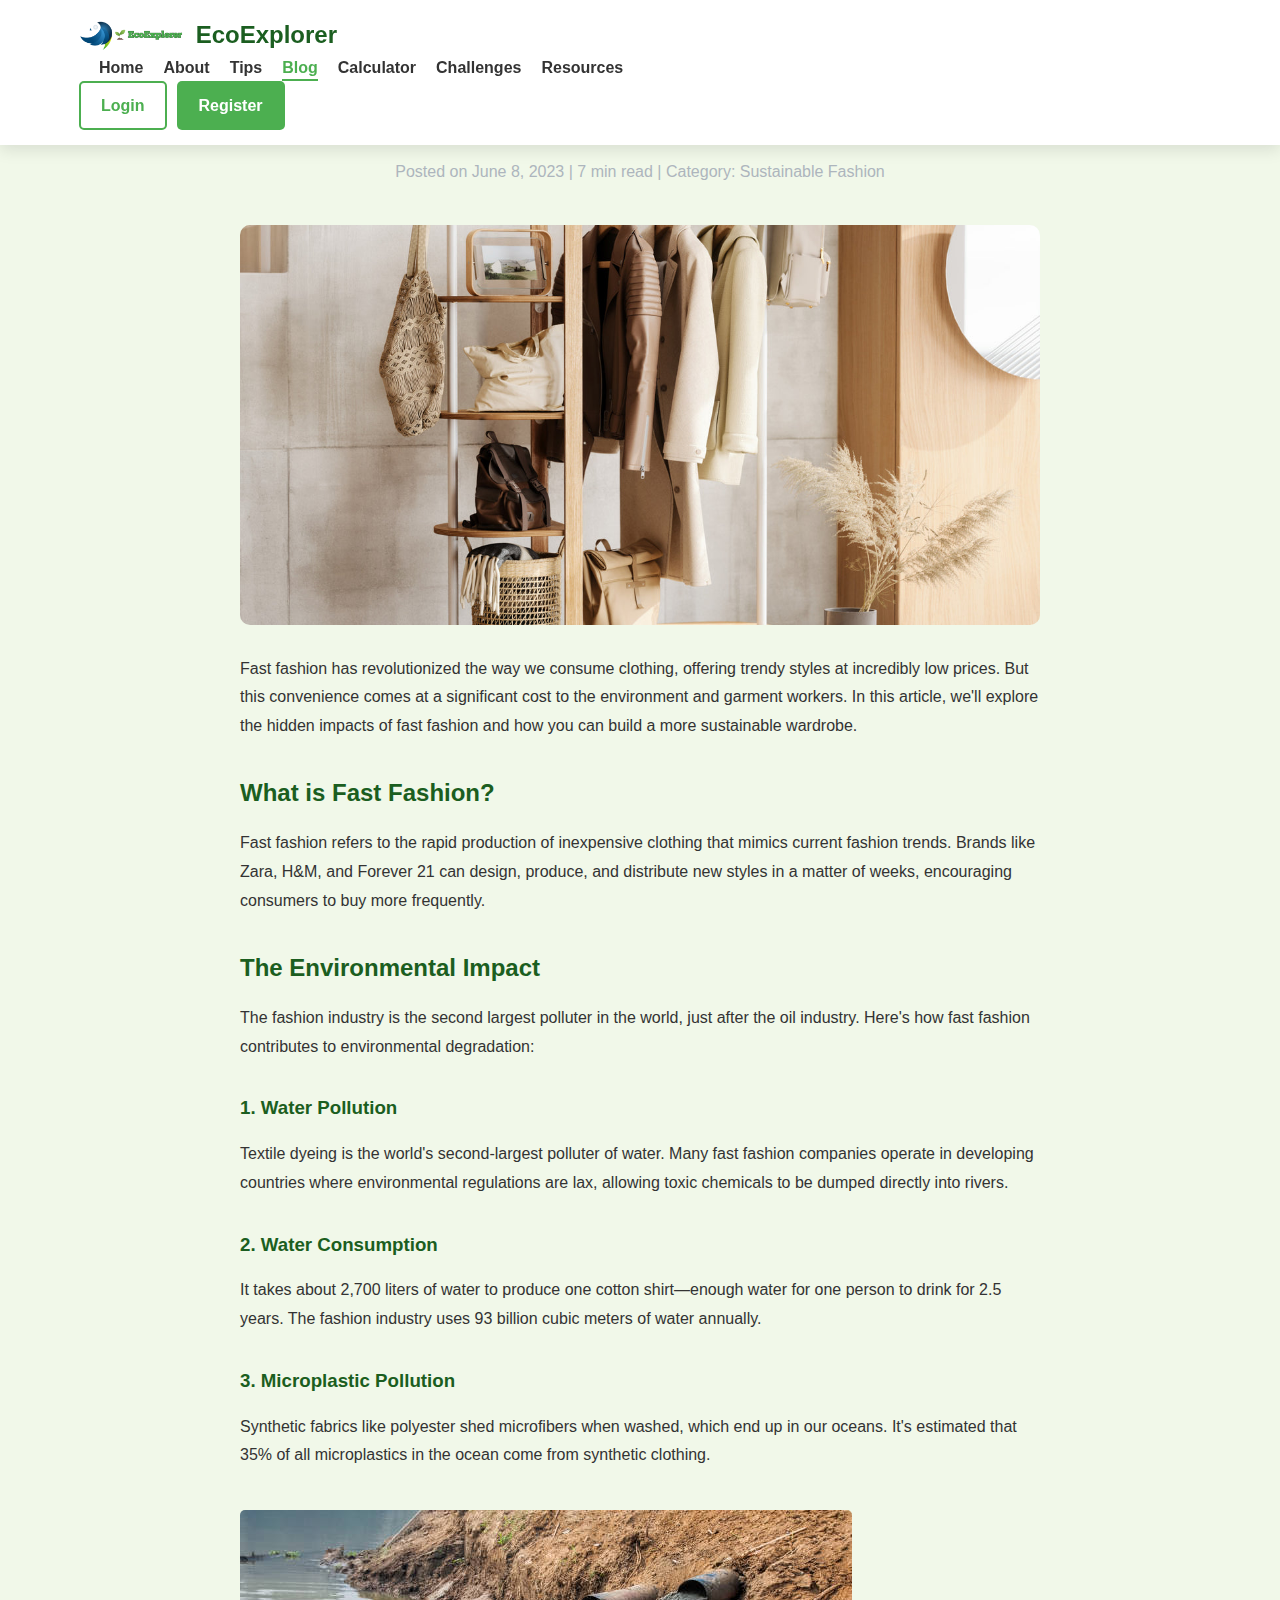
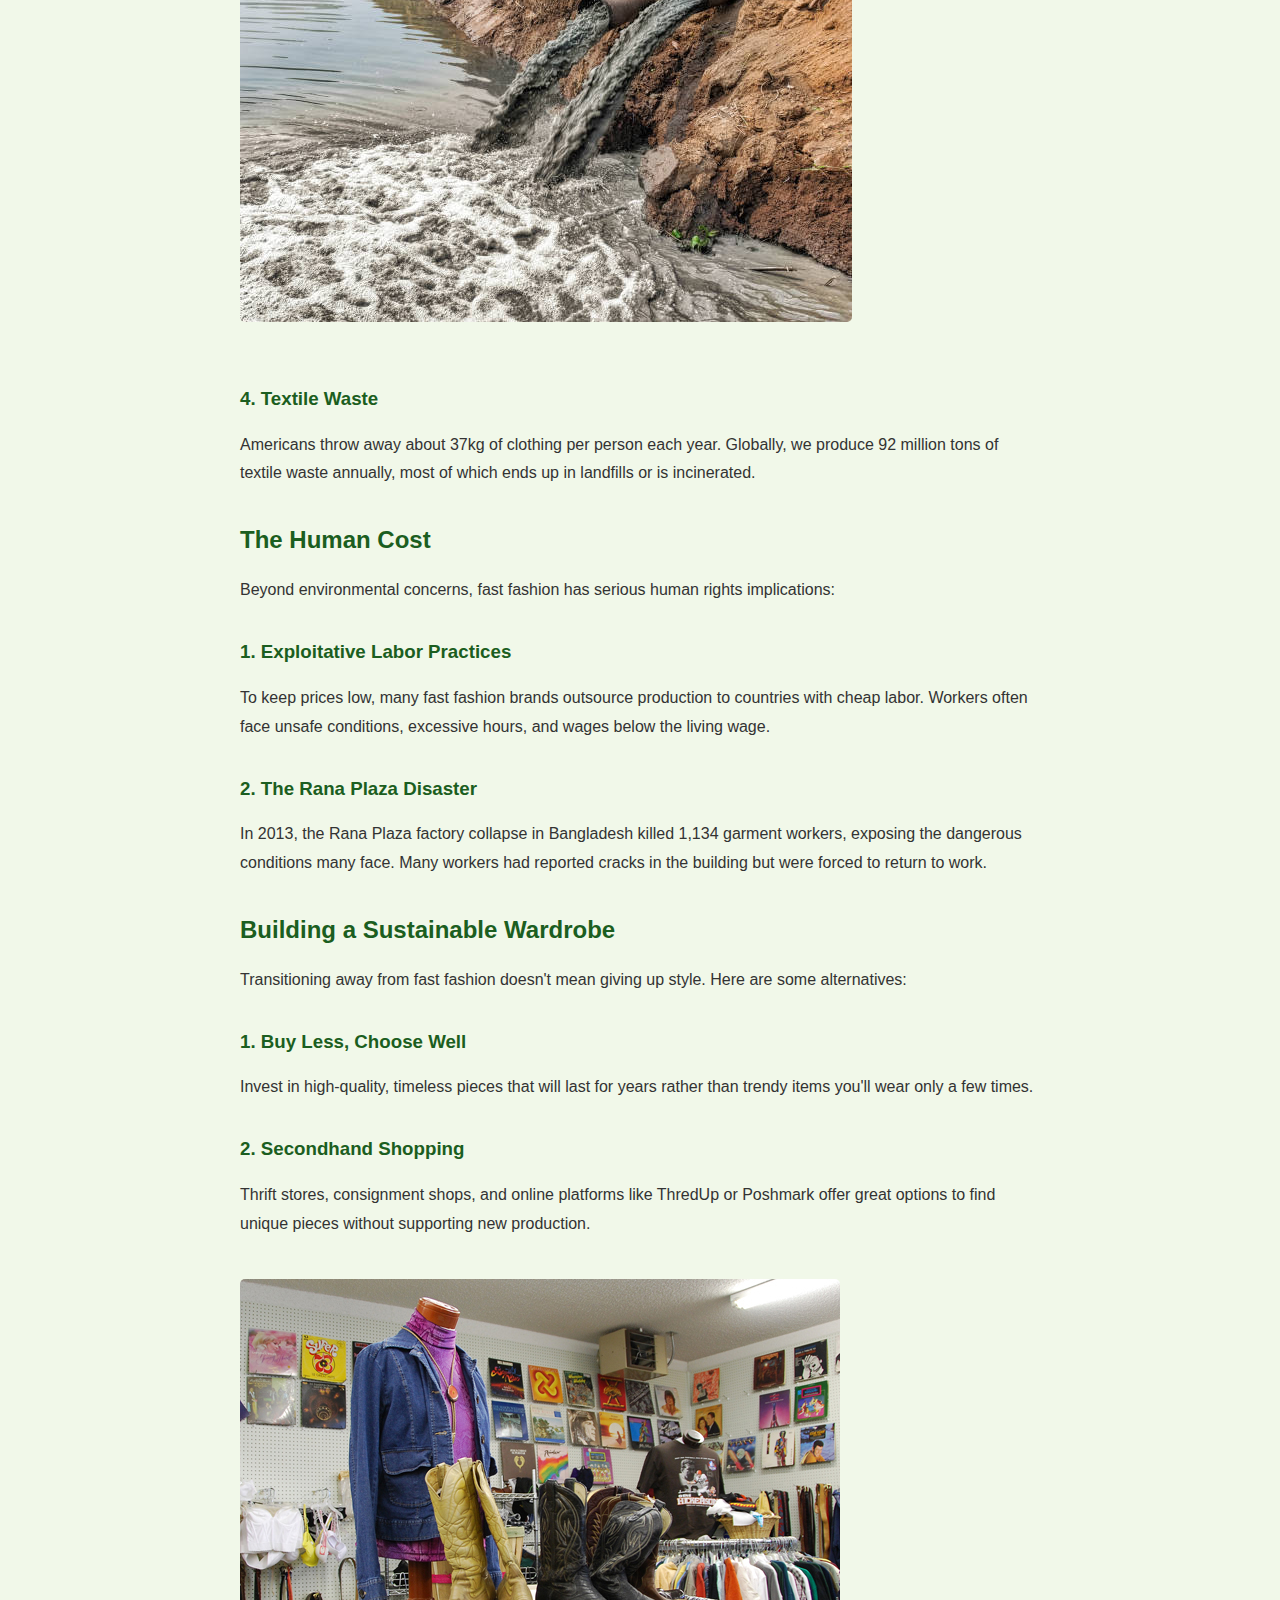
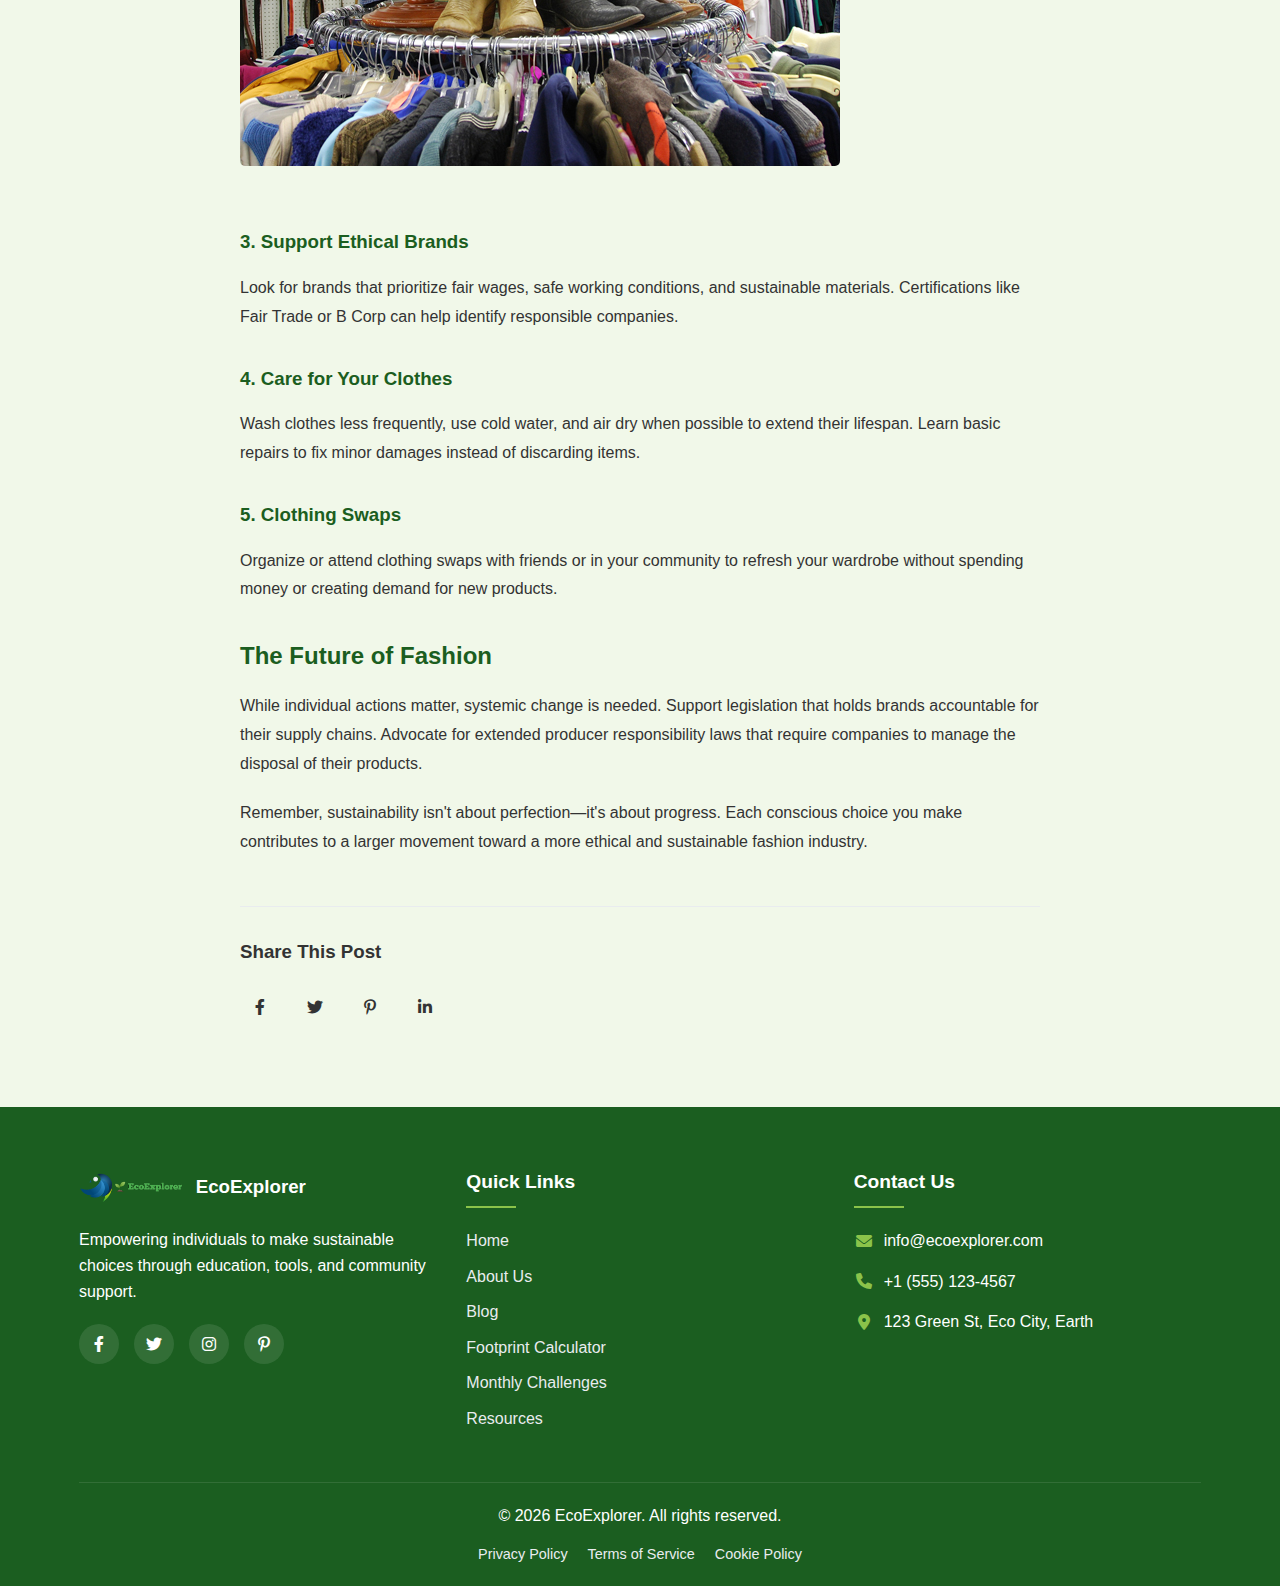
<file: blog-posts/post2.html>
<!DOCTYPE html>
<html lang="en">
<head>
    <meta charset="UTF-8">
    <meta name="viewport" content="width=device-width, initial-scale=1.0">
    <title>The Truth About Fast Fashion | EcoExplorer</title>
    <link rel="stylesheet" href="../../style.css">
    <link rel="stylesheet" href="https://cdnjs.cloudflare.com/ajax/libs/font-awesome/6.0.0-beta3/css/all.min.css">
</head>
<body>
    <header>
        <div class="container">
            <div class="logo">
                <img src="../../images/logo.png" alt="EcoExplorer Logo">
                <h1>EcoExplorer</h1>
            </div>
            <nav>
                <ul>
                    <li><a href="../../index.html">Home</a></li>
                    <li><a href="../../about.html">About</a></li>
                    <li><a href="../../tips.html">Tips</a></li>
                    <li><a href="../../blog.html" class="active">Blog</a></li>
                    <li><a href="../../calculator.html">Calculator</a></li>
                    <li><a href="../../challenges.html">Challenges</a></li>
                    <li><a href="../../resources.html">Resources</a></li>
                </ul>
            </nav>
            <div class="auth-buttons">
                <a href="../../login.html" class="btn btn-outline">Login</a>
                <a href="../../register.html" class="btn btn-primary">Register</a>
            </div>
            <div class="mobile-menu-btn">
                <i class="fas fa-bars"></i>
            </div>
        </div>
    </header>

    <section class="blog-post-section">
        <div class="container">
            <div class="blog-post-container">
                <div class="blog-post-header">
                    <h1 class="blog-post-title">The Truth About Fast Fashion</h1>
                    <div class="blog-post-meta">
                        <span>Posted on June 8, 2023</span> | 
                        <span>7 min read</span> | 
                        <span>Category: Sustainable Fashion</span>
                    </div>
                </div>
                
                <div class="blog-post-image">
                    <img src="../../images/blog2.jpg" alt="Fast Fashion">
                </div>
                
                <div class="blog-post-content">
                    <p>Fast fashion has revolutionized the way we consume clothing, offering trendy styles at incredibly low prices. But this convenience comes at a significant cost to the environment and garment workers. In this article, we'll explore the hidden impacts of fast fashion and how you can build a more sustainable wardrobe.</p>
                    
                    <h2>What is Fast Fashion?</h2>
                    <p>Fast fashion refers to the rapid production of inexpensive clothing that mimics current fashion trends. Brands like Zara, H&M, and Forever 21 can design, produce, and distribute new styles in a matter of weeks, encouraging consumers to buy more frequently.</p>
                    
                    <h2>The Environmental Impact</h2>
                    <p>The fashion industry is the second largest polluter in the world, just after the oil industry. Here's how fast fashion contributes to environmental degradation:</p>
                    
                    <h3>1. Water Pollution</h3>
                    <p>Textile dyeing is the world's second-largest polluter of water. Many fast fashion companies operate in developing countries where environmental regulations are lax, allowing toxic chemicals to be dumped directly into rivers.</p>
                    
                    <h3>2. Water Consumption</h3>
                    <p>It takes about 2,700 liters of water to produce one cotton shirt—enough water for one person to drink for 2.5 years. The fashion industry uses 93 billion cubic meters of water annually.</p>
                    
                    <h3>3. Microplastic Pollution</h3>
                    <p>Synthetic fabrics like polyester shed microfibers when washed, which end up in our oceans. It's estimated that 35% of all microplastics in the ocean come from synthetic clothing.</p>
                    
                    <img src="../../images/water-pollution.jpg" alt="Water Pollution from Textile Dyeing">
                    
                    <h3>4. Textile Waste</h3>
                    <p>Americans throw away about 37kg of clothing per person each year. Globally, we produce 92 million tons of textile waste annually, most of which ends up in landfills or is incinerated.</p>
                    
                    <h2>The Human Cost</h2>
                    <p>Beyond environmental concerns, fast fashion has serious human rights implications:</p>
                    
                    <h3>1. Exploitative Labor Practices</h3>
                    <p>To keep prices low, many fast fashion brands outsource production to countries with cheap labor. Workers often face unsafe conditions, excessive hours, and wages below the living wage.</p>
                    
                    <h3>2. The Rana Plaza Disaster</h3>
                    <p>In 2013, the Rana Plaza factory collapse in Bangladesh killed 1,134 garment workers, exposing the dangerous conditions many face. Many workers had reported cracks in the building but were forced to return to work.</p>
                    
                    <h2>Building a Sustainable Wardrobe</h2>
                    <p>Transitioning away from fast fashion doesn't mean giving up style. Here are some alternatives:</p>
                    
                    <h3>1. Buy Less, Choose Well</h3>
                    <p>Invest in high-quality, timeless pieces that will last for years rather than trendy items you'll wear only a few times.</p>
                    
                    <h3>2. Secondhand Shopping</h3>
                    <p>Thrift stores, consignment shops, and online platforms like ThredUp or Poshmark offer great options to find unique pieces without supporting new production.</p>
                    
                    <img src="../../images/thrift-shopping.jpg" alt="Thrift Shopping">
                    
                    <h3>3. Support Ethical Brands</h3>
                    <p>Look for brands that prioritize fair wages, safe working conditions, and sustainable materials. Certifications like Fair Trade or B Corp can help identify responsible companies.</p>
                    
                    <h3>4. Care for Your Clothes</h3>
                    <p>Wash clothes less frequently, use cold water, and air dry when possible to extend their lifespan. Learn basic repairs to fix minor damages instead of discarding items.</p>
                    
                    <h3>5. Clothing Swaps</h3>
                    <p>Organize or attend clothing swaps with friends or in your community to refresh your wardrobe without spending money or creating demand for new products.</p>
                    
                    <h2>The Future of Fashion</h2>
                    <p>While individual actions matter, systemic change is needed. Support legislation that holds brands accountable for their supply chains. Advocate for extended producer responsibility laws that require companies to manage the disposal of their products.</p>
                    
                    <p>Remember, sustainability isn't about perfection—it's about progress. Each conscious choice you make contributes to a larger movement toward a more ethical and sustainable fashion industry.</p>
                </div>
                
                <div class="blog-post-footer">
                    <h3>Share This Post</h3>
                    <div class="share-buttons">
                        <a href="#"><i class="fab fa-facebook-f"></i></a>
                        <a href="#"><i class="fab fa-twitter"></i></a>
                        <a href="#"><i class="fab fa-pinterest-p"></i></a>
                        <a href="#"><i class="fab fa-linkedin-in"></i></a>
                    </div>
                </div>
            </div>
        </div>
    </section>

    <footer>
        <div class="container">
            <div class="footer-grid">
                <div class="footer-about">
                    <div class="logo">
                        <img src="../../images/logo.png" alt="EcoExplorer Logo">
                        <h3>EcoExplorer</h3>
                    </div>
                    <p>Empowering individuals to make sustainable choices through education, tools, and community support.</p>
                    <div class="social-icons">
                        <a href="#"><i class="fab fa-facebook-f"></i></a>
                        <a href="#"><i class="fab fa-twitter"></i></a>
                        <a href="#"><i class="fab fa-instagram"></i></a>
                        <a href="#"><i class="fab fa-pinterest-p"></i></a>
                    </div>
                </div>
                <div class="footer-links">
                    <h4>Quick Links</h4>
                    <ul>
                        <li><a href="../../index.html">Home</a></li>
                        <li><a href="../../about.html">About Us</a></li>
                        <li><a href="../../blog.html">Blog</a></li>
                        <li><a href="../../calculator.html">Footprint Calculator</a></li>
                        <li><a href="../../challenges.html">Monthly Challenges</a></li>
                        <li><a href="../../resources.html">Resources</a></li>
                    </ul>
                </div>
                <div class="footer-contact">
                    <h4>Contact Us</h4>
                    <ul>
                        <li><i class="fas fa-envelope"></i> info@ecoexplorer.com</li>
                        <li><i class="fas fa-phone"></i> +1 (555) 123-4567</li>
                        <li><i class="fas fa-map-marker-alt"></i> 123 Green St, Eco City, Earth</li>
                    </ul>
                </div>
            </div>
            <div class="footer-bottom">
                <p>&copy; <span id="current-year"></span> EcoExplorer. All rights reserved.</p>
                <div class="footer-legal">
                    <a href="#">Privacy Policy</a>
                    <a href="#">Terms of Service</a>
                    <a href="#">Cookie Policy</a>
                </div>
            </div>
        </div>
    </footer>

    <script src="../../script.js"></script>
</body>
</html>
</file>
<file: style.css>
/* Global Styles */
:root {
    --primary-color: #4CAF50;
    --primary-dark: #3e8e41;
    --secondary-color: #2E7D32;
    --accent-color: #8BC34A;
    --light-color: #F1F8E9;
    --dark-color: #1B5E20;
    --text-color: #333;
    --light-text: #f8f9fa;
    --gray-light: #e9ecef;
    --gray-medium: #adb5bd;
    --gray-dark: #495057;
    --white: #ffffff;
    --box-shadow: 0 5px 15px rgba(0, 0, 0, 0.1);
    --transition: all 0.3s ease;
}

* {
    margin: 0;
    padding: 0;
    box-sizing: border-box;
}

body {
    font-family: 'Segoe UI', Tahoma, Geneva, Verdana, sans-serif;
    line-height: 1.6;
    color: var(--text-color);
    background-color: var(--light-color);
}

a {
    text-decoration: none;
    color: var(--primary-color);
    transition: var(--transition);
}

a:hover {
    color: var(--primary-dark);
}

img {
    max-width: 100%;
    height: auto;
}

ul {
    list-style: none;
}

.container {
    width: 90%;
    max-width: 1200px;
    margin: 0 auto;
    padding: 0 15px;
}

.text-center {
    text-align: center;
}

.btn {
    display: inline-block;
    padding: 10px 20px;
    border-radius: 5px;
    font-weight: 600;
    text-align: center;
    transition: var(--transition);
    cursor: pointer;
    border: 2px solid transparent;
}

.btn-primary {
    background-color: var(--primary-color);
    color: var(--white);
}

.btn-primary:hover {
    background-color: var(--primary-dark);
    transform: translateY(-2px);
}

.btn-outline {
    background-color: transparent;
    color: var(--primary-color);
    border-color: var(--primary-color);
}

.btn-outline:hover {
    background-color: var(--primary-color);
    color: var(--white);
    transform: translateY(-2px);
}

.btn-small {
    padding: 8px 15px;
    font-size: 0.9rem;
}

.section-title {
    font-size: 2.5rem;
    margin-bottom: 1.5rem;
    color: var(--dark-color);
    text-align: center;
    position: relative;
    padding-bottom: 15px;
}

.section-title::after {
    content: '';
    position: absolute;
    bottom: 0;
    left: 50%;
    transform: translateX(-50%);
    width: 80px;
    height: 4px;
    background-color: var(--accent-color);
    border-radius: 2px;
}

/* Header Styles */
header {
    background-color: var(--white);
    box-shadow: var(--box-shadow);
    position: fixed;
    width: 100%;
    top: 0;
    z-index: 1000;
    padding: 15px 0;
}

.logo {
    display: flex;
    align-items: center;
}

.logo img {
    height: 40px;
    margin-right: 10px;
}

.logo h1 {
    font-size: 1.5rem;
    color: var(--dark-color);
}

nav ul {
    display: flex;
}

nav ul li {
    margin-left: 20px;
}

nav ul li a {
    color: var(--text-color);
    font-weight: 600;
    padding: 5px 0;
    position: relative;
}

nav ul li a::after {
    content: '';
    position: absolute;
    bottom: 0;
    left: 0;
    width: 0;
    height: 2px;
    background-color: var(--primary-color);
    transition: var(--transition);
}

nav ul li a:hover::after {
    width: 100%;
}

nav ul li a.active {
    color: var(--primary-color);
}

nav ul li a.active::after {
    width: 100%;
}

.auth-buttons {
    display: flex;
    gap: 10px;
}

.mobile-menu-btn {
    display: none;
    font-size: 1.5rem;
    cursor: pointer;
}

/* Hero Section */
.hero {
    background: linear-gradient(rgba(0, 0, 0, 0.6), rgba(0, 0, 0, 0.6)), url('images/hero-bg.jpg') no-repeat center center/cover;
    height: 100vh;
    color: var(--white);
    display: flex;
    align-items: center;
    text-align: center;
    margin-top: 70px;
}

.hero-content {
    max-width: 800px;
    margin: 0 auto;
}

.hero h2 {
    font-size: 3rem;
    margin-bottom: 20px;
}

.hero p {
    font-size: 1.2rem;
    margin-bottom: 30px;
}

.hero-buttons {
    display: flex;
    justify-content: center;
    gap: 20px;
    margin-top: 30px;
}

/* Features Section */
.features {
    padding: 80px 0;
    background-color: var(--white);
}

.features-grid {
    display: grid;
    grid-template-columns: repeat(auto-fit, minmax(250px, 1fr));
    gap: 30px;
    margin-top: 50px;
}

.feature-card {
    background-color: var(--white);
    padding: 30px;
    border-radius: 10px;
    box-shadow: var(--box-shadow);
    text-align: center;
    transition: var(--transition);
}

.feature-card:hover {
    transform: translateY(-10px);
    box-shadow: 0 15px 30px rgba(0, 0, 0, 0.1);
}

.feature-icon {
    width: 80px;
    height: 80px;
    background-color: var(--light-color);
    border-radius: 50%;
    display: flex;
    align-items: center;
    justify-content: center;
    margin: 0 auto 20px;
    color: var(--primary-color);
    font-size: 2rem;
}

.feature-card h3 {
    margin-bottom: 15px;
    color: var(--dark-color);
}

/* Blog Section */
.latest-blog {
    padding: 80px 0;
    background-color: var(--light-color);
}

.blog-grid {
    display: grid;
    grid-template-columns: repeat(auto-fit, minmax(300px, 1fr));
    gap: 30px;
    margin-top: 50px;
}

.blog-card {
    background-color: var(--white);
    border-radius: 10px;
    overflow: hidden;
    box-shadow: var(--box-shadow);
    transition: var(--transition);
}

.blog-card:hover {
    transform: translateY(-10px);
    box-shadow: 0 15px 30px rgba(0, 0, 0, 0.1);
}

.blog-image {
    height: 200px;
    overflow: hidden;
}

.blog-image img {
    width: 100%;
    height: 100%;
    object-fit: cover;
    transition: var(--transition);
}

.blog-card:hover .blog-image img {
    transform: scale(1.1);
}

.blog-content {
    padding: 20px;
}

.blog-content h3 {
    margin-bottom: 10px;
    color: var(--dark-color);
}

.blog-meta {
    color: var(--gray-medium);
    font-size: 0.9rem;
    margin-bottom: 15px;
}

/* Newsletter Section */
.newsletter {
    padding: 60px 0;
    background-color: var(--primary-color);
    color: var(--white);
    text-align: center;
}

.newsletter h2 {
    margin-bottom: 20px;
    font-size: 2rem;
}

.newsletter p {
    max-width: 600px;
    margin: 0 auto 30px;
}

#newsletter-form {
    display: flex;
    max-width: 500px;
    margin: 0 auto;
}

#newsletter-form input {
    flex: 1;
    padding: 15px;
    border: none;
    border-radius: 5px 0 0 5px;
    font-size: 1rem;
}

#newsletter-form button {
    border-radius: 0 5px 5px 0;
}

.small-text {
    font-size: 0.8rem;
    margin-top: 15px;
    opacity: 0.8;
}

/* Footer */
footer {
    background-color: var(--dark-color);
    color: var(--white);
    padding: 60px 0 0;
}

.footer-grid {
    display: grid;
    grid-template-columns: repeat(auto-fit, minmax(250px, 1fr));
    gap: 40px;
    margin-bottom: 40px;
}

.footer-about .logo {
    margin-bottom: 20px;
}

.footer-about .logo h3 {
    color: var(--white);
}

.footer-about p {
    margin-bottom: 20px;
}

.social-icons {
    display: flex;
    gap: 15px;
}

.social-icons a {
    display: flex;
    align-items: center;
    justify-content: center;
    width: 40px;
    height: 40px;
    background-color: rgba(255, 255, 255, 0.1);
    border-radius: 50%;
    color: var(--white);
    transition: var(--transition);
}

.social-icons a:hover {
    background-color: var(--primary-color);
    transform: translateY(-3px);
}

.footer-links h4, .footer-contact h4 {
    font-size: 1.2rem;
    margin-bottom: 20px;
    position: relative;
    padding-bottom: 10px;
}

.footer-links h4::after, .footer-contact h4::after {
    content: '';
    position: absolute;
    bottom: 0;
    left: 0;
    width: 50px;
    height: 2px;
    background-color: var(--accent-color);
}

.footer-links li {
    margin-bottom: 10px;
}

.footer-links a {
    color: var(--gray-light);
    transition: var(--transition);
}

.footer-links a:hover {
    color: var(--primary-color);
    padding-left: 5px;
}

.footer-contact li {
    margin-bottom: 15px;
    display: flex;
    align-items: center;
}

.footer-contact i {
    margin-right: 10px;
    color: var(--accent-color);
    width: 20px;
    text-align: center;
}

.footer-bottom {
    border-top: 1px solid rgba(255, 255, 255, 0.1);
    padding: 20px 0;
    text-align: center;
}

.footer-legal {
    display: flex;
    justify-content: center;
    gap: 20px;
    margin-top: 15px;
}

.footer-legal a {
    color: var(--gray-light);
    font-size: 0.9rem;
}

.footer-legal a:hover {
    color: var(--accent-color);
}

/* Page Hero */
.page-hero {
    background: linear-gradient(rgba(0, 0, 0, 0.6), rgba(0, 0, 0, 0.6)), url('images/page-hero-bg.jpg') no-repeat center center/cover;
    height: 300px;
    color: var(--white);
    display: flex;
    align-items: center;
    text-align: center;
    margin-top: 70px;
}

.page-hero h1 {
    font-size: 3rem;
    margin-bottom: 20px;
}

.page-hero p {
    font-size: 1.2rem;
}

/* About Page Styles */
.about-section {
    padding: 80px 0;
}

.about-grid {
    display: grid;
    grid-template-columns: 1fr 1fr;
    gap: 50px;
    align-items: center;
}

.about-content h2 {
    font-size: 2rem;
    margin-bottom: 20px;
    color: var(--dark-color);
}

.about-content p {
    margin-bottom: 15px;
}

.about-image img {
    border-radius: 10px;
    box-shadow: var(--box-shadow);
}

.mission-section {
    padding: 60px 0;
    background-color: var(--white);
}

.mission-grid {
    display: grid;
    grid-template-columns: repeat(auto-fit, minmax(300px, 1fr));
    gap: 30px;
}

.mission-card {
    text-align: center;
    padding: 30px;
    background-color: var(--light-color);
    border-radius: 10px;
}

.mission-card i {
    font-size: 2.5rem;
    color: var(--primary-color);
    margin-bottom: 20px;
}

.mission-card h3 {
    margin-bottom: 15px;
    color: var(--dark-color);
}

.team-section {
    padding: 80px 0;
}

.team-grid {
    display: grid;
    grid-template-columns: repeat(auto-fit, minmax(250px, 1fr));
    gap: 30px;
    margin-top: 50px;
}

.team-member {
    text-align: center;
    background-color: var(--white);
    padding: 30px;
    border-radius: 10px;
    box-shadow: var(--box-shadow);
}

.team-member img {
    width: 150px;
    height: 150px;
    border-radius: 50%;
    object-fit: cover;
    margin-bottom: 20px;
    border: 5px solid var(--light-color);
}

.team-member h3 {
    margin-bottom: 5px;
    color: var(--dark-color);
}

.position {
    color: var(--primary-color);
    font-weight: 600;
    margin-bottom: 15px;
}

.cta-section {
    padding: 60px 0;
    background-color: var(--primary-color);
    color: var(--white);
    text-align: center;
}

.cta-section h2 {
    font-size: 2.5rem;
    margin-bottom: 20px;
}

.cta-section p {
    max-width: 700px;
    margin: 0 auto 30px;
    font-size: 1.1rem;
}

.cta-buttons {
    display: flex;
    justify-content: center;
    gap: 20px;
}

/* Tips Page Styles */
.tips-section {
    padding: 80px 0;
}

.tips-grid {
    display: grid;
    grid-template-columns: repeat(auto-fit, minmax(300px, 1fr));
    gap: 30px;
}

.tip-card {
    background-color: var(--white);
    border-radius: 10px;
    overflow: hidden;
    box-shadow: var(--box-shadow);
}

.tip-image {
    height: 200px;
}

.tip-image img {
    width: 100%;
    height: 100%;
    object-fit: cover;
}

.tip-content {
    padding: 20px;
}

.tip-content h3 {
    margin-bottom: 10px;
    color: var(--dark-color);
}

.tip-category {
    display: inline-block;
    padding: 5px 10px;
    background-color: var(--light-color);
    color: var(--primary-color);
    border-radius: 20px;
    font-size: 0.8rem;
    font-weight: 600;
    margin-bottom: 10px;
}

/* Blog Page Styles */
.blog-page {
    padding: 80px 0;
}

.blog-page-grid {
    display: grid;
    grid-template-columns: repeat(auto-fit, minmax(300px, 1fr));
    gap: 30px;
}

.blog-page-card {
    background-color: var(--white);
    border-radius: 10px;
    overflow: hidden;
    box-shadow: var(--box-shadow);
}

.blog-page-image {
    height: 200px;
}

.blog-page-image img {
    width: 100%;
    height: 100%;
    object-fit: cover;
}

.blog-page-content {
    padding: 20px;
}

.blog-page-content h3 {
    margin-bottom: 10px;
    color: var(--dark-color);
}

.blog-page-meta {
    color: var(--gray-medium);
    font-size: 0.9rem;
    margin-bottom: 15px;
}

/* Calculator Page Styles */
.calculator-section {
    padding: 80px 0;
}

.calculator-container {
    max-width: 800px;
    margin: 0 auto;
    background-color: var(--white);
    padding: 30px;
    border-radius: 10px;
    box-shadow: var(--box-shadow);
}

.calculator-container h2 {
    text-align: center;
    margin-bottom: 30px;
    color: var(--dark-color);
}

.calculator-form .form-group {
    margin-bottom: 20px;
}

.calculator-form label {
    display: block;
    margin-bottom: 8px;
    font-weight: 600;
}

.calculator-form input, 
.calculator-form select {
    width: 100%;
    padding: 12px;
    border: 1px solid var(--gray-light);
    border-radius: 5px;
    font-size: 1rem;
}

.calculator-form button {
    width: 100%;
    margin-top: 20px;
}

.results {
    margin-top: 30px;
    padding: 20px;
    background-color: var(--light-color);
    border-radius: 5px;
    display: none;
}

.results h3 {
    margin-bottom: 15px;
    color: var(--dark-color);
}

.progress-container {
    width: 100%;
    height: 20px;
    background-color: var(--gray-light);
    border-radius: 10px;
    margin: 15px 0;
    overflow: hidden;
}

.progress-bar {
    height: 100%;
    background-color: var(--primary-color);
    border-radius: 10px;
    transition: width 0.5s ease;
}

.tips-list {
    margin-top: 20px;
}

.tips-list li {
    margin-bottom: 10px;
    padding-left: 20px;
    position: relative;
}

.tips-list li::before {
    content: '•';
    position: absolute;
    left: 0;
    color: var(--primary-color);
}

/* Challenges Page Styles */
.challenges-section {
    padding: 80px 0;
}

.challenges-grid {
    display: grid;
    grid-template-columns: repeat(auto-fit, minmax(300px, 1fr));
    gap: 30px;
}

.challenge-card {
    background-color: var(--white);
    border-radius: 10px;
    overflow: hidden;
    box-shadow: var(--box-shadow);
}

.challenge-header {
    padding: 20px;
    background-color: var(--primary-color);
    color: var(--white);
}

.challenge-header h3 {
    margin-bottom: 5px;
}

.challenge-difficulty {
    font-size: 0.9rem;
    opacity: 0.9;
}

.challenge-body {
    padding: 20px;
}

.challenge-description {
    margin-bottom: 15px;
}

.challenge-stats {
    display: flex;
    justify-content: space-between;
    margin-bottom: 15px;
    font-size: 0.9rem;
    color: var(--gray-medium);
}

.challenge-actions {
    display: flex;
    justify-content: space-between;
    align-items: center;
}

.progress-text {
    font-size: 0.9rem;
    color: var(--primary-color);
    font-weight: 600;
}

/* Resources Page Styles */
.resources-section {
    padding: 80px 0;
}

.resources-grid {
    display: grid;
    grid-template-columns: repeat(auto-fit, minmax(300px, 1fr));
    gap: 30px;
}

.resource-card {
    background-color: var(--white);
    border-radius: 10px;
    overflow: hidden;
    box-shadow: var(--box-shadow);
}

.resource-image {
    height: 200px;
}

.resource-image img {
    width: 100%;
    height: 100%;
    object-fit: cover;
}

.resource-content {
    padding: 20px;
}

.resource-content h3 {
    margin-bottom: 10px;
    color: var(--dark-color);
}

.resource-type {
    display: inline-block;
    padding: 5px 10px;
    background-color: var(--light-color);
    color: var(--primary-color);
    border-radius: 20px;
    font-size: 0.8rem;
    font-weight: 600;
    margin-bottom: 10px;
}

/* Login & Register Page Styles */
.auth-section {
    padding: 80px 0;
    min-height: calc(100vh - 70px);
    display: flex;
    align-items: center;
}

.auth-container {
    max-width: 500px;
    margin: 0 auto;
    background-color: var(--white);
    padding: 40px;
    border-radius: 10px;
    box-shadow: var(--box-shadow);
}

.auth-container h2 {
    text-align: center;
    margin-bottom: 30px;
    color: var(--dark-color);
}

.auth-form .form-group {
    margin-bottom: 20px;
}

.auth-form label {
    display: block;
    margin-bottom: 8px;
    font-weight: 600;
}

.auth-form input {
    width: 100%;
    padding: 12px;
    border: 1px solid var(--gray-light);
    border-radius: 5px;
    font-size: 1rem;
}

.auth-form button {
    width: 100%;
    margin-top: 20px;
}

.auth-alt {
    text-align: center;
    margin-top: 20px;
}

/* Blog Post Page Styles */
.blog-post-section {
    padding: 80px 0;
}

.blog-post-container {
    max-width: 800px;
    margin: 0 auto;
}

.blog-post-header {
    text-align: center;
    margin-bottom: 40px;
}

.blog-post-title {
    font-size: 2.5rem;
    margin-bottom: 15px;
    color: var(--dark-color);
}

.blog-post-meta {
    color: var(--gray-medium);
    margin-bottom: 20px;
}

.blog-post-image {
    height: 400px;
    margin-bottom: 30px;
    border-radius: 10px;
    overflow: hidden;
}

.blog-post-image img {
    width: 100%;
    height: 100%;
    object-fit: cover;
}

.blog-post-content {
    line-height: 1.8;
}

.blog-post-content h2, 
.blog-post-content h3 {
    margin: 30px 0 15px;
    color: var(--dark-color);
}

.blog-post-content p {
    margin-bottom: 20px;
}

.blog-post-content img {
    max-width: 100%;
    height: auto;
    margin: 20px 0;
    border-radius: 5px;
}

.blog-post-footer {
    margin-top: 50px;
    padding-top: 30px;
    border-top: 1px solid var(--gray-light);
}

.share-buttons {
    display: flex;
    gap: 15px;
    margin-top: 20px;
}

.share-buttons a {
    display: flex;
    align-items: center;
    justify-content: center;
    width: 40px;
    height: 40px;
    background-color: var(--light-color);
    border-radius: 50%;
    color: var(--text-color);
    transition: var(--transition);
}

.share-buttons a:hover {
    background-color: var(--primary-color);
    color: var(--white);
}

/* Responsive Styles */
@media (max-width: 992px) {
    .hero h2 {
        font-size: 2.5rem;
    }
    
    .section-title {
        font-size: 2rem;
    }
    
    .about-grid {
        grid-template-columns: 1fr;
    }
    .about-image {
        order: -1;
    }
}

@media (max-width: 768px) {
    header .container {
        display: flex;
        justify-content: space-between;
        align-items: center;
    }
    
    nav {
        position: fixed;
        top: 80px;
        left: -100%;
        width: 80%;
        height: calc(100vh - 80px);
        background-color: var(--white);
        box-shadow: var(--box-shadow);
        transition: var(--transition);
        z-index: 999;
    }
    
    nav.active {
        left: 0;
    }
    
    nav ul {
        flex-direction: column;
        padding: 30px;
    }
    
    nav ul li {
        margin: 15px 0;
    }
    
    .auth-buttons {
        display: none;
    }
    
    .mobile-menu-btn {
        display: block;
    }
    
    .hero-buttons, .cta-buttons {
        flex-direction: column;
        gap: 15px;
    }
    
    #newsletter-form {
        flex-direction: column;
    }
    
    #newsletter-form input {
        border-radius: 5px;
        margin-bottom: 10px;
    }
    
    #newsletter-form button {
        border-radius: 5px;
    }
    
    .page-hero h1 {
        font-size: 2.5rem;
    }
}

@media (max-width: 576px) {
    .hero h2 {
        font-size: 2rem;
    }
    
    .hero p, .page-hero p {
        font-size: 1rem;
    }
    
    .section-title {
        font-size: 1.8rem;
    }
    
    .footer-legal {
        flex-direction: column;
        gap: 10px;
    }
    
    .blog-post-title {
        font-size: 2rem;
    }
    
    .blog-post-image {
        height: 250px;
    }
}

/* Legal Pages Styles */
.legal-section {
    padding: 80px 0;
}

.legal-content {
    max-width: 800px;
    margin: 0 auto;
    line-height: 1.8;
}

.legal-content h2 {
    margin-bottom: 30px;
    color: var(--dark-color);
}

.legal-content h3 {
    margin: 40px 0 20px;
    color: var(--dark-color);
}

.legal-content h4 {
    margin: 25px 0 15px;
    color: var(--dark-color);
}

.legal-content ul {
    margin: 15px 0 25px;
    padding-left: 20px;
}

.legal-content li {
    margin-bottom: 10px;
    position: relative;
    padding-left: 20px;
}

.legal-content li::before {
    content: '•';
    position: absolute;
    left: 0;
    color: var(--primary-color);
}

.legal-content address {
    font-style: normal;
    margin: 15px 0;
}

.legal-content table.cookie-table {
    width: 100%;
    border-collapse: collapse;
    margin: 20px 0;
}

.legal-content table.cookie-table th,
.legal-content table.cookie-table td {
    padding: 12px;
    text-align: left;
    border-bottom: 1px solid var(--gray-light);
}

.legal-content table.cookie-table th {
    background-color: var(--light-color);
    color: var(--dark-color);
}

@media (max-width: 768px) {
    .legal-content table.cookie-table {
        display: block;
        overflow-x: auto;
    }
}
</file>
